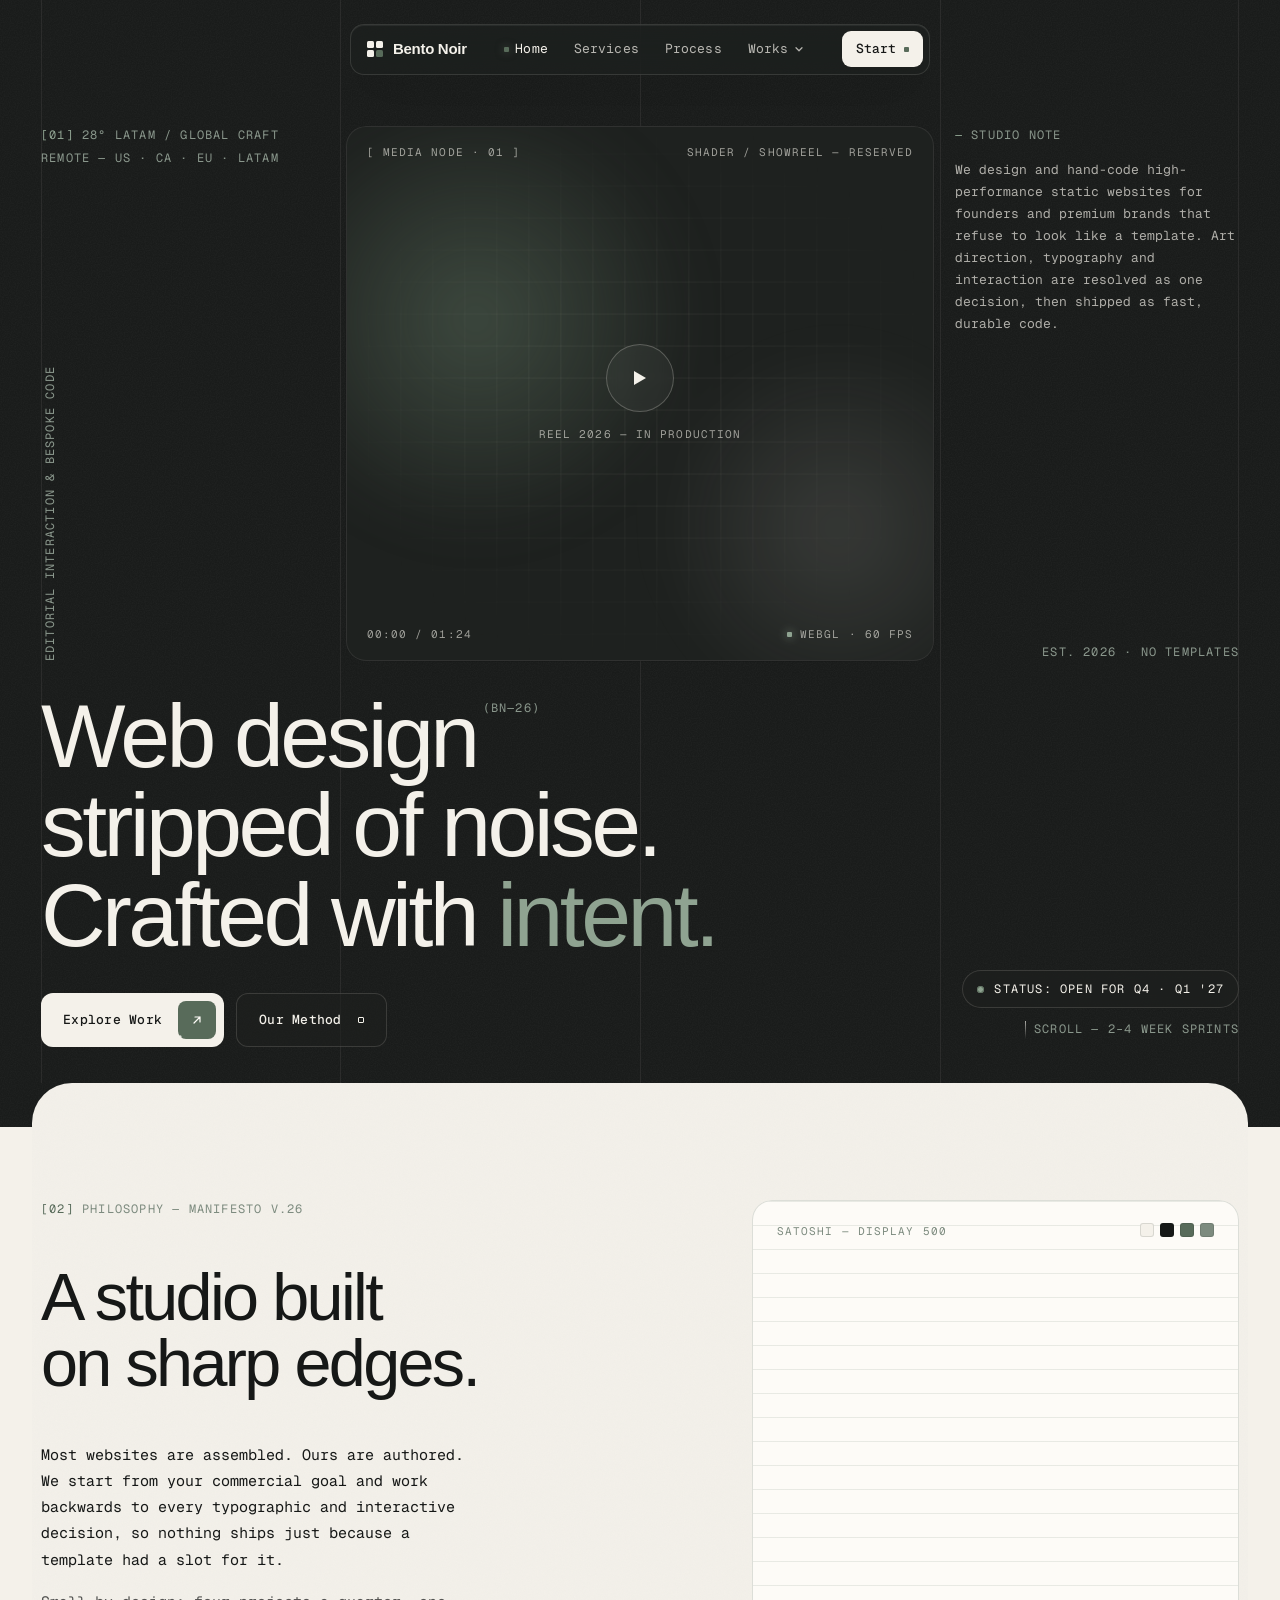
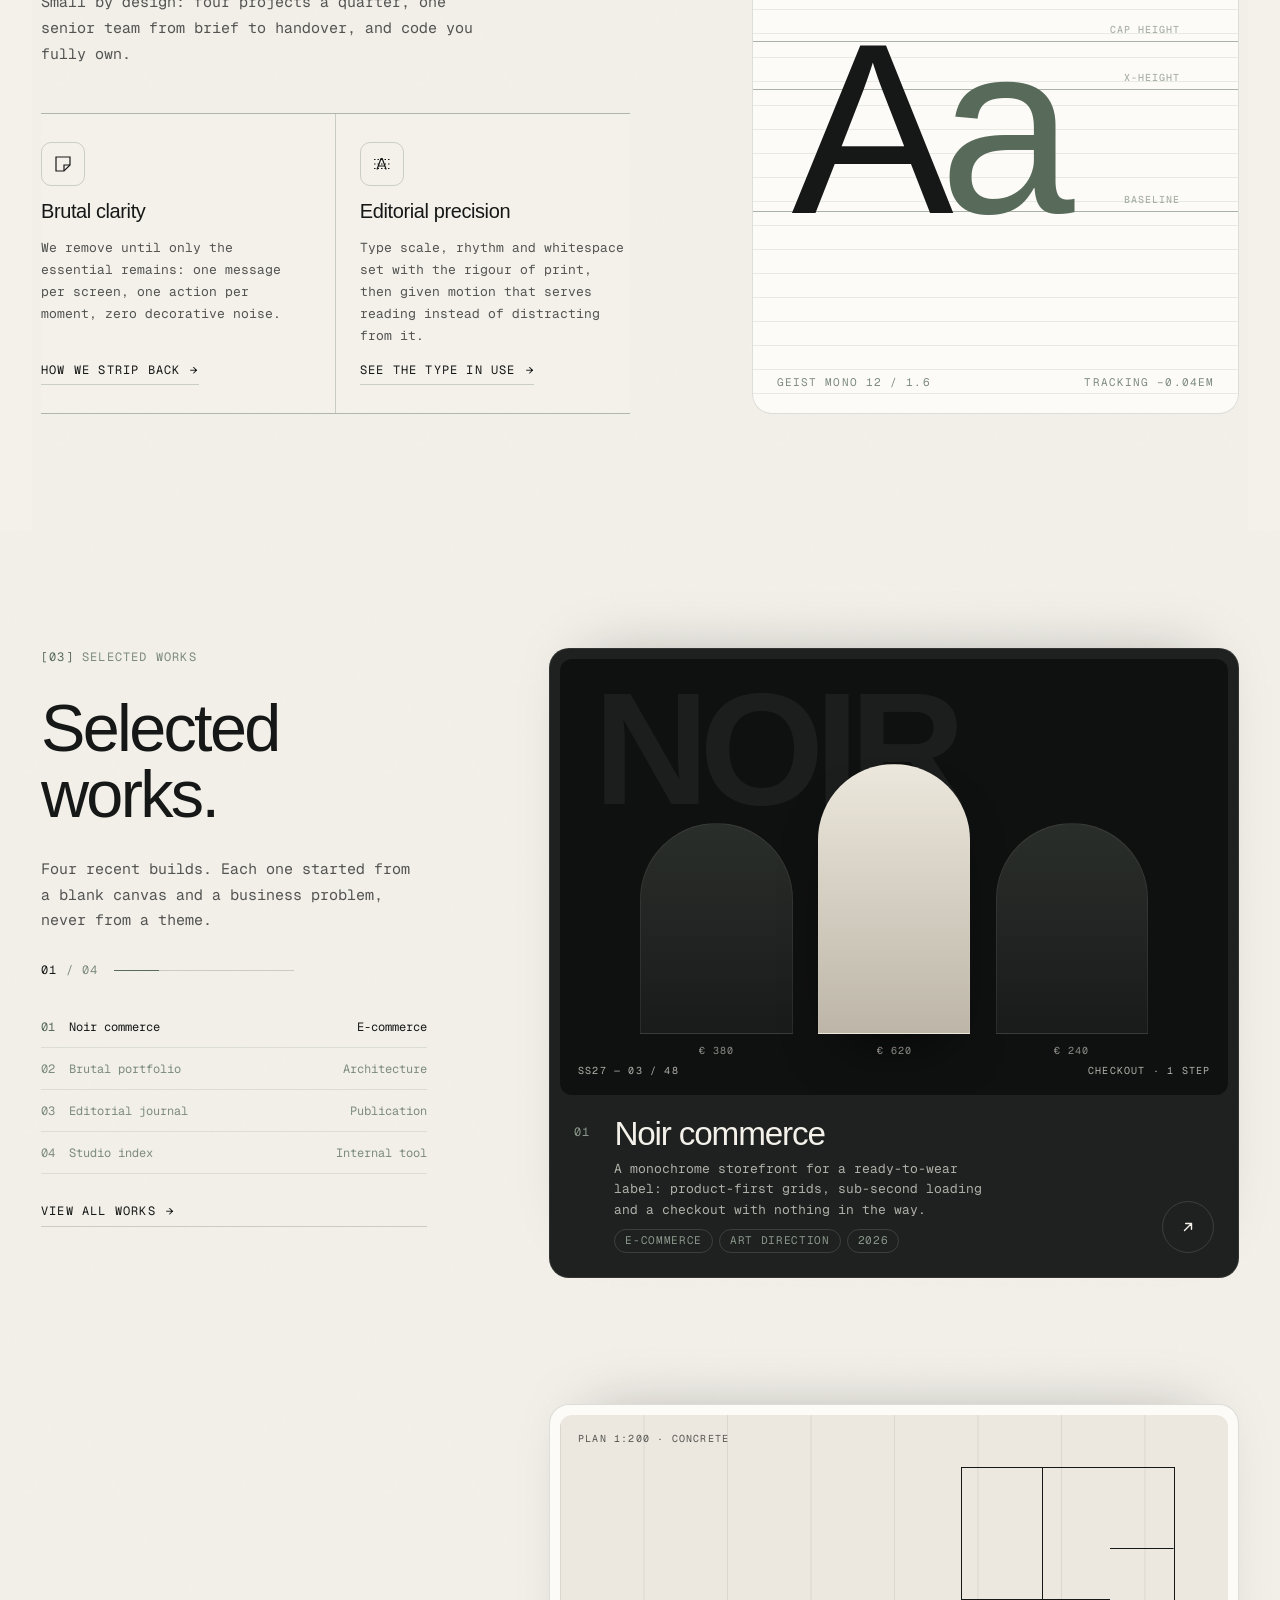
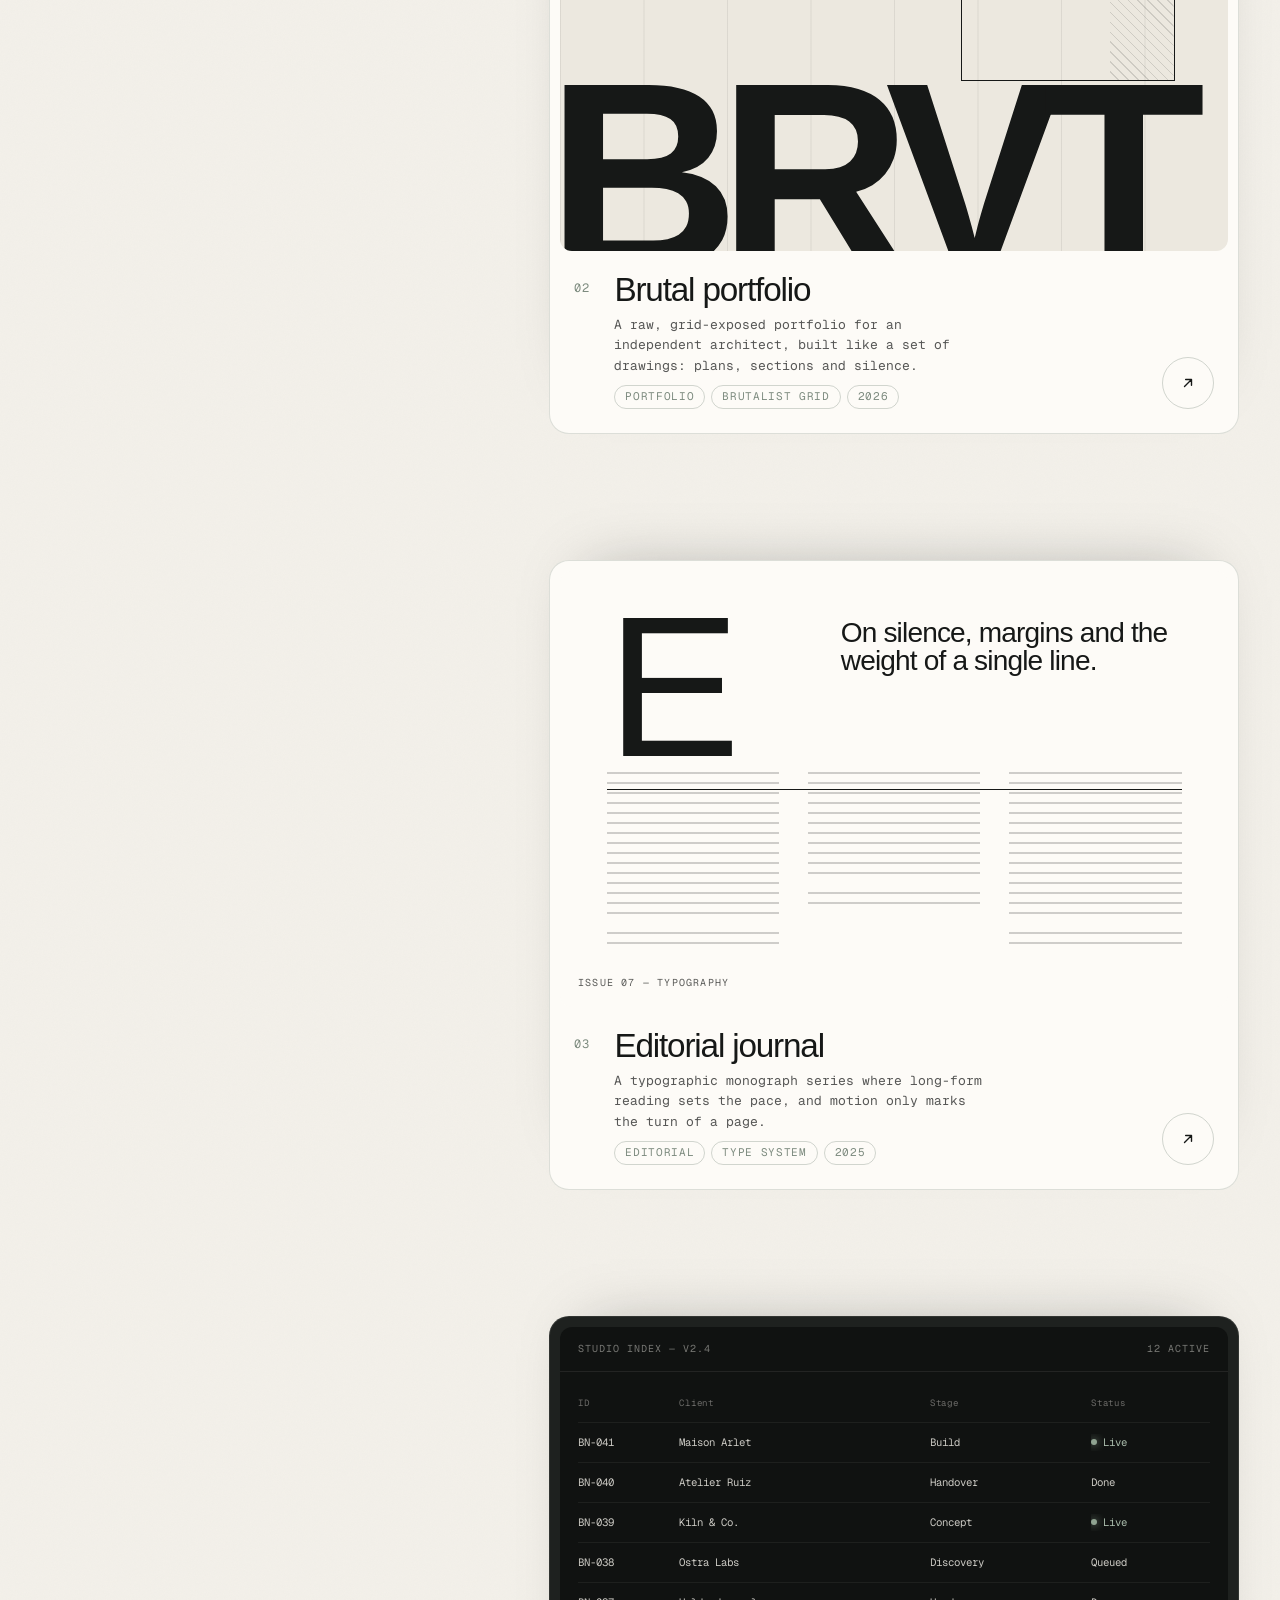
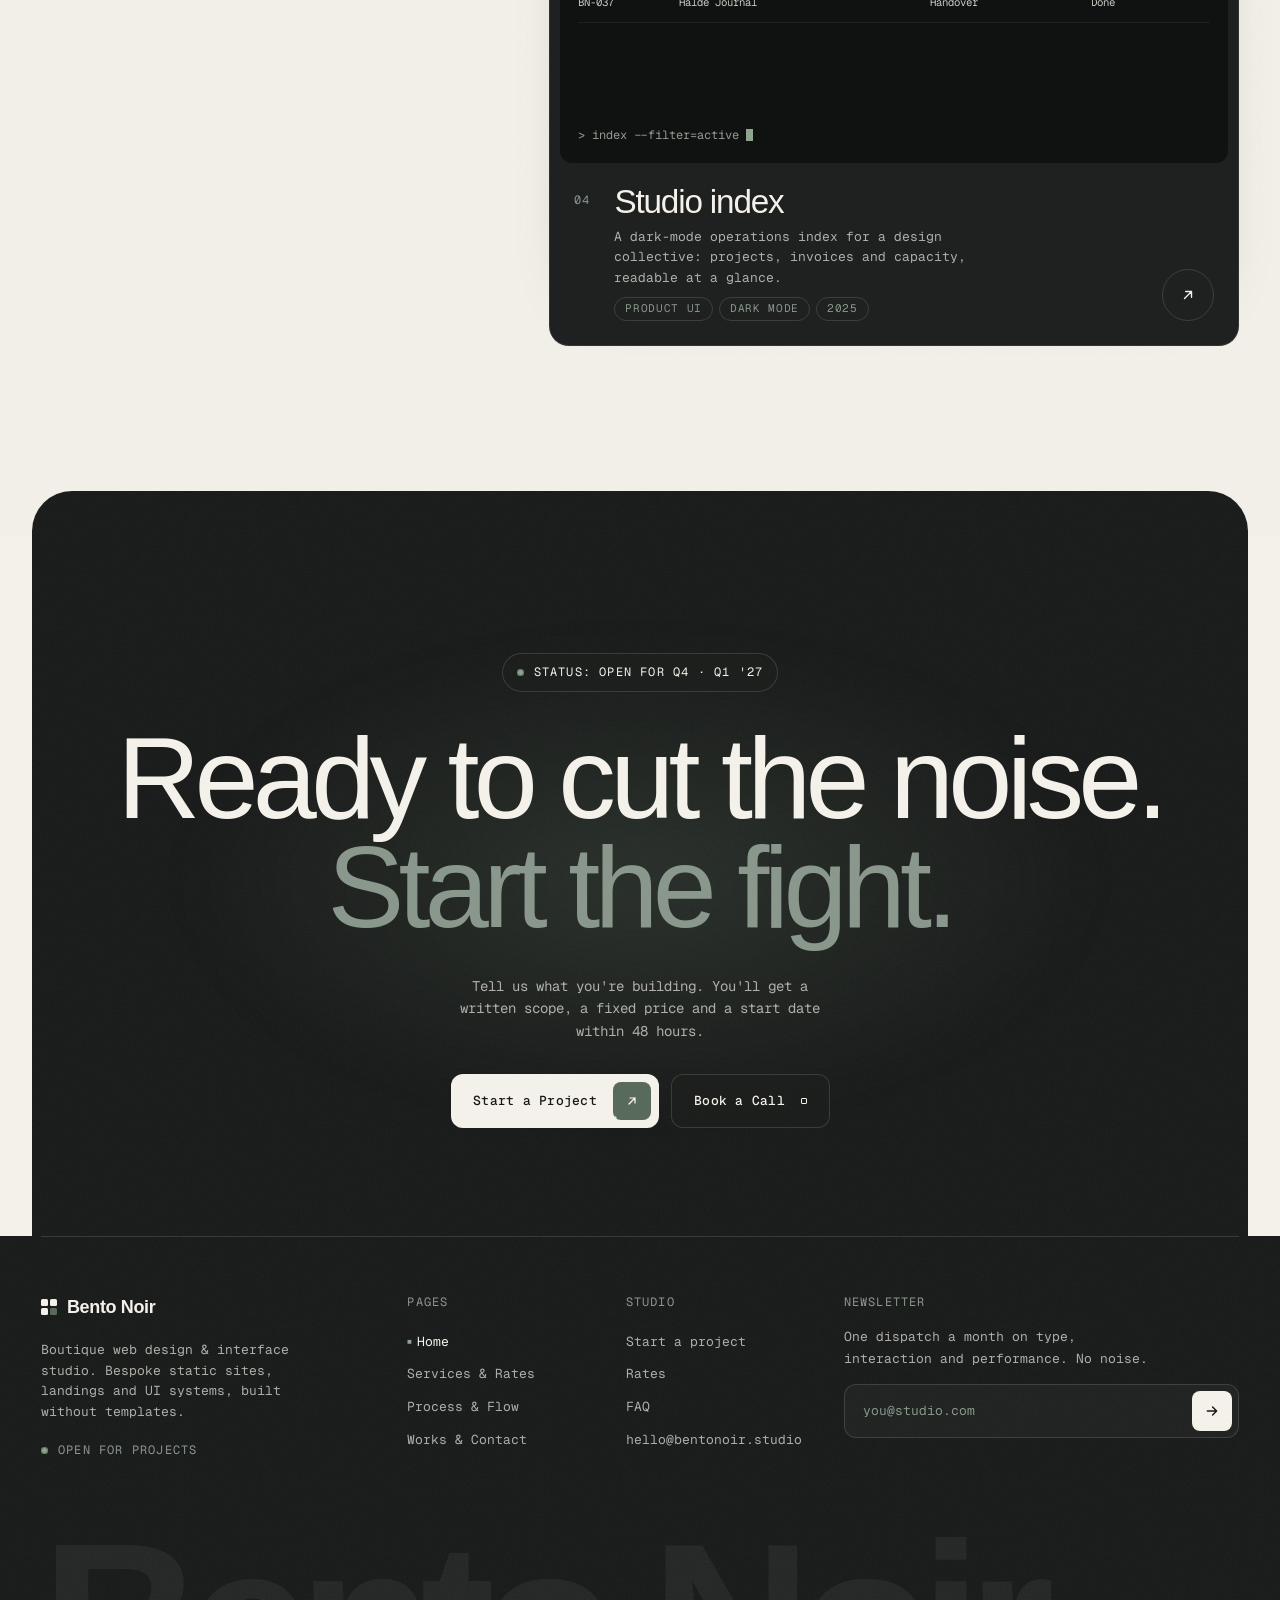
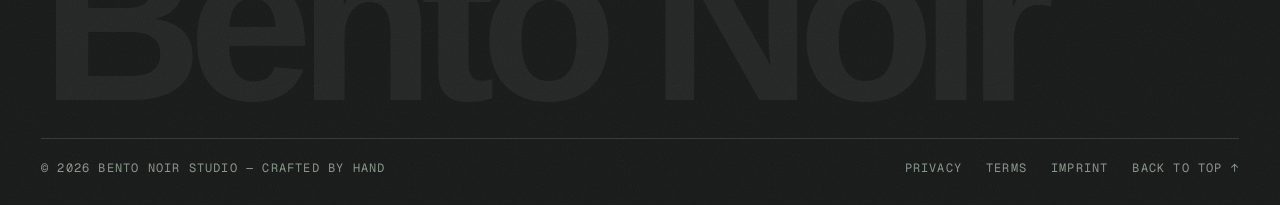
<file: index.html>
<!doctype html>
<html lang="en" class="no-js">
<head>
  <meta charset="utf-8">
  <meta name="viewport" content="width=device-width, initial-scale=1">
  <title>Bento Noir — Bespoke Web Design Studio</title>
  <meta name="description" content="Bento Noir is a boutique web design studio crafting high-performance static websites, landings and UI systems. No templates.">
  <meta name="theme-color" content="#161817">

  <link rel="preconnect" href="https://api.fontshare.com" crossorigin>
  <link rel="preconnect" href="https://fonts.googleapis.com">
  <link rel="preconnect" href="https://fonts.gstatic.com" crossorigin>
  <link rel="stylesheet" href="https://api.fontshare.com/v2/css?f[]=satoshi@400,500,700&display=swap">
  <link rel="stylesheet" href="https://fonts.googleapis.com/css2?family=Geist+Mono:wght@400;500&display=swap">
  <link rel="stylesheet" href="styles.css">

  <script>document.documentElement.classList.replace('no-js', 'js');</script>
  <script src="main.js" defer></script>
  <script src="home.js" defer></script>
</head>

<body id="top">
  <a class="skip-link" href="#main">Skip to content</a>
  <canvas id="canvas-cursor" aria-hidden="true"></canvas>

  <!-- ===================== HEADER (shared) ===================== -->
  <header class="site-header">
    <nav class="nav" data-glow data-tone="dark" aria-label="Primary">
      <a class="nav__brand" href="index.html" aria-label="Bento Noir — home">
        <span class="brand-mark" aria-hidden="true"><i></i><i></i><i></i><i></i></span>
        <span>Bento Noir</span>
      </a>

      <ul class="nav__links" id="nav-links">
        <li><a href="index.html" aria-current="page">Home</a></li>
        <li><a href="services.html">Services</a></li>
        <li><a href="process.html">Process</a></li>
        <li class="has-dropdown">
          <button class="nav__trigger" type="button" aria-expanded="false" aria-controls="works-menu">
            Works
            <svg class="chevron" width="10" height="10" viewBox="0 0 10 10" fill="none" aria-hidden="true"><path d="M2 3.75L5 6.75L8 3.75" stroke="currentColor" stroke-width="1.2" stroke-linecap="round" stroke-linejoin="round"/></svg>
          </button>
          <div class="dropdown" id="works-menu">
            <ul>
              <li><a href="works.html#noir-commerce"><span class="d-idx">01</span><span class="d-name">Noir commerce</span><span class="d-meta">E-commerce</span></a></li>
              <li><a href="works.html#brutal-portfolio"><span class="d-idx">02</span><span class="d-name">Brutal portfolio</span><span class="d-meta">Architecture</span></a></li>
              <li><a href="works.html#editorial-journal"><span class="d-idx">03</span><span class="d-name">Editorial journal</span><span class="d-meta">Publication</span></a></li>
              <li><a href="works.html#studio-index"><span class="d-idx">04</span><span class="d-name">Studio index</span><span class="d-meta">Internal tool</span></a></li>
            </ul>
            <a class="dropdown__all" href="works.html"><span>View all works</span><span aria-hidden="true">→</span></a>
          </div>
        </li>
      </ul>

      <a class="nav__cta" href="works.html#start" data-magnetic="0.22">Start</a>
      <button class="nav__toggle" type="button" aria-expanded="false" aria-controls="nav-links" aria-label="Open menu"><span></span><span></span></button>
    </nav>
  </header>

  <main id="main">

    <!-- ===================== 01 · HERO (dark) ===================== -->
    <section class="section hero" data-theme="dark" aria-labelledby="hero-title">
      <div class="wrap">
        <div class="guides" aria-hidden="true"><span></span><span></span><span></span><span></span></div>

        <div class="hero__grid">
          <div class="hero__index" data-reveal style="--d: 500ms">
            <p class="tag"><span class="idx">[01]</span> 28° LATAM / Global craft</p>
            <p class="tag">Remote — US · CA · EU · LATAM</p>
          </div>

          <figure class="hero__media" data-glow data-reveal="expand" style="--d: 150ms">
            <div class="media__stage" data-media-slot>
              <!-- Future: mount a <canvas> shader or <video> showreel here -->
              <div class="media__glow"></div>
              <div class="media__grid"></div>
              <div class="media__spot"></div>
            </div>
            <span class="media__label media__label--tl">[ Media node · 01 ]</span>
            <span class="media__label media__label--tr">Shader / Showreel — reserved</span>
            <div class="media__center">
              <button class="media__play" type="button" aria-label="Play showreel (coming soon)">
                <svg width="14" height="16" viewBox="0 0 14 16" fill="none" aria-hidden="true"><path d="M13 8L1 15V1L13 8Z" fill="currentColor"/></svg>
              </button>
              <span class="media__caption">Reel 2026 — in production</span>
            </div>
            <span class="media__label media__label--bl">00:00 / 01:24</span>
            <span class="media__label media__label--br">WebGL · 60 FPS</span>
            <figcaption class="visually-hidden">Reserved space for the studio showreel and interactive shader.</figcaption>
          </figure>

          <div class="hero__intro" data-reveal style="--d: 650ms">
            <p class="tag"><span class="idx">—</span> Studio note</p>
            <p>We design and hand-code high-performance static websites for founders and premium brands that refuse to look like a template. Art direction, typography and interaction are resolved as one decision, then shipped as fast, durable code.</p>
          </div>

          <div class="hero__vertical" data-reveal style="--d: 800ms">
            <span class="tag">Editorial interaction &amp; bespoke code</span>
          </div>

          <div class="hero__est" data-reveal style="--d: 850ms">
            <p class="tag">Est. 2026 · No templates</p>
          </div>

          <div class="hero__foot">
            <div class="hero__headline">
              <h1 class="display hero__title" id="hero-title" data-lines style="--d: 260ms">
                <span class="line"><span class="line__inner" style="--i:0">Web design<sup aria-hidden="true">(BN—26)</sup></span></span>
                <span class="line"><span class="line__inner" style="--i:1">stripped of noise.</span></span>
                <span class="line"><span class="line__inner" style="--i:2">Crafted with <span class="accent">intent.</span></span></span>
              </h1>

              <div class="hero__actions" data-reveal style="--d: 700ms">
                <a class="btn btn--solid" href="works.html" data-magnetic="0.3">
                  <span class="btn__label">Explore Work</span>
                  <span class="btn__icon" aria-hidden="true">
                    <svg width="12" height="12" viewBox="0 0 12 12" fill="none"><path d="M3 9L9 3M9 3H4M9 3V8" stroke="currentColor" stroke-width="1.2" stroke-linecap="round" stroke-linejoin="round"/></svg>
                    <svg width="12" height="12" viewBox="0 0 12 12" fill="none"><path d="M3 9L9 3M9 3H4M9 3V8" stroke="currentColor" stroke-width="1.2" stroke-linecap="round" stroke-linejoin="round"/></svg>
                  </span>
                </a>
                <a class="btn btn--ghost" href="process.html" data-magnetic="0.3">
                  <span class="btn__label">Our Method</span>
                  <span class="btn__dot" aria-hidden="true"></span>
                </a>
              </div>
            </div>

            <div class="hero__status" data-reveal style="--d: 950ms">
              <span class="status-chip tag">
                <span class="status-dot" data-live aria-hidden="true"></span>
                <span data-studio="status">Status: Open for projects</span>
              </span>
              <span class="tag hero__scroll"><i aria-hidden="true"></i> Scroll — 2–4 week sprints</span>
            </div>
          </div>
        </div>
      </div>
    </section>

    <!-- ===================== 02 · PHILOSOPHY (light sheet) ===================== -->
    <section class="section section--sheet philosophy" id="philosophy" aria-labelledby="philo-title">
      <div class="wrap philosophy__grid">
        <div class="philosophy__copy">
          <p class="tag" data-reveal><span class="idx">[02]</span> Philosophy — Manifesto v.26</p>

          <h2 class="h2" id="philo-title" data-lines>
            <span class="line"><span class="line__inner" style="--i:0">A studio built</span></span>
            <span class="line"><span class="line__inner" style="--i:1">on sharp edges.</span></span>
          </h2>

          <div class="philosophy__manifesto" data-reveal style="--d: 150ms">
            <p>Most websites are assembled. Ours are authored. We start from your commercial goal and work backwards to every typographic and interactive decision, so nothing ships just because a template had a slot for it.</p>
            <p>Small by design: four projects a quarter, one senior team from brief to handover, and code you fully own.</p>
          </div>

          <div class="pillars" data-reveal style="--d: 250ms">
            <article class="pillar">
              <span class="pillar__icon" aria-hidden="true">
                <svg width="20" height="20" viewBox="0 0 20 20" fill="none"><path d="M3 3h14v8l-6 6H3V3Z" stroke="currentColor" stroke-width="1.2"/><path d="M11 17v-6h6" stroke="currentColor" stroke-width="1.2"/></svg>
              </span>
              <h3 class="h4">Brutal clarity</h3>
              <p class="pillar__text">We remove until only the essential remains: one message per screen, one action per moment, zero decorative noise.</p>
              <a class="link-arrow" href="process.html#method">How we strip back <span aria-hidden="true">→</span></a>
            </article>
            <article class="pillar">
              <span class="pillar__icon" aria-hidden="true">
                <svg width="20" height="20" viewBox="0 0 20 20" fill="none"><path d="M2 5.5h16M2 10h16M2 14.5h16" stroke="currentColor" stroke-width="1.2" stroke-dasharray="1.5 2"/><path d="M5 15.5 9 4.5h1.2l4 11M6.4 12h6.4" stroke="currentColor" stroke-width="1.2"/></svg>
              </span>
              <h3 class="h4">Editorial precision</h3>
              <p class="pillar__text">Type scale, rhythm and whitespace set with the rigour of print, then given motion that serves reading instead of distracting from it.</p>
              <a class="link-arrow" href="works.html#gallery">See the type in use <span aria-hidden="true">→</span></a>
            </article>
          </div>
        </div>

        <figure class="philosophy__visual" data-reveal="expand" data-media-slot aria-label="Type specimen: Satoshi display set against the studio baseline grid">
          <div class="specimen">
            <div class="specimen__baselines"></div>
            <div class="specimen__meta specimen__meta--top">
              <span>Satoshi — Display 500</span>
              <span class="specimen__swatches" aria-hidden="true">
                <i style="background:#F4F1EA"></i><i style="background:#161817"></i><i style="background:#586B5A"></i><i style="background:#7D8B7F"></i>
              </span>
            </div>
            <div class="specimen__glyph" aria-hidden="true">
              <span>A<em>a</em></span>
              <i class="specimen__guide specimen__guide--cap"><span>Cap height</span></i>
              <i class="specimen__guide specimen__guide--x"><span>x-height</span></i>
              <i class="specimen__guide specimen__guide--base"><span>Baseline</span></i>
            </div>
            <div class="specimen__meta specimen__meta--bottom">
              <span>Geist Mono 12 / 1.6</span>
              <span>Tracking −0.04em</span>
            </div>
          </div>
        </figure>
      </div>
    </section>

    <!-- ===================== 03 · SELECTED WORKS (pinned stack) ===================== -->
    <section class="section works-home" id="selected-works" aria-labelledby="works-title">
      <div class="wrap works-home__grid">
        <aside class="works-home__aside">
          <p class="tag" data-reveal><span class="idx">[03]</span> Selected works</p>
          <h2 class="h2" id="works-title" data-lines>
            <span class="line"><span class="line__inner" style="--i:0">Selected</span></span>
            <span class="line"><span class="line__inner" style="--i:1">works.</span></span>
          </h2>
          <p class="lede" data-reveal style="--d: 120ms">Four recent builds. Each one started from a blank canvas and a business problem, never from a theme.</p>

          <div class="works-counter" data-reveal style="--d: 200ms" aria-hidden="true">
            <span><span class="works-counter__now" data-works-now>01</span> / 04</span>
            <span class="works-counter__bar"><i></i></span>
          </div>

          <ol class="works-list" data-reveal style="--d: 260ms">
            <li class="is-active" data-works-item><span><span class="works-list__n">01</span>&nbsp;&nbsp;Noir commerce</span><span>E-commerce</span></li>
            <li data-works-item><span><span class="works-list__n">02</span>&nbsp;&nbsp;Brutal portfolio</span><span>Architecture</span></li>
            <li data-works-item><span><span class="works-list__n">03</span>&nbsp;&nbsp;Editorial journal</span><span>Publication</span></li>
            <li data-works-item><span><span class="works-list__n">04</span>&nbsp;&nbsp;Studio index</span><span>Internal tool</span></li>
          </ol>

          <a class="link-arrow" href="works.html" data-reveal style="--d: 320ms">View all works <span aria-hidden="true">→</span></a>
        </aside>

        <div class="works-stack">
          <!-- 01 -->
          <article class="stack-card" style="--i:0" data-stack-card>
            <div class="stack-card__inner is-inverse">
              <div class="stack-card__visual" data-media-slot>
                <div class="art art--noir" aria-hidden="true">
                  <span class="art__word">NOIR</span>
                  <div class="art__products"><i data-price="€ 380"></i><i data-price="€ 620"></i><i data-price="€ 240"></i></div>
                  <span class="art__meta">SS27 — 03 / 48</span>
                  <span class="art__meta art__meta--r">Checkout · 1 step</span>
                </div>
              </div>
              <div class="stack-card__body">
                <span class="stack-card__n">01</span>
                <h3 class="stack-card__title">Noir commerce</h3>
                <p class="stack-card__desc">A monochrome storefront for a ready-to-wear label: product-first grids, sub-second loading and a checkout with nothing in the way.</p>
                <div class="stack-card__tags"><span class="pill-tag">E-commerce</span><span class="pill-tag">Art direction</span><span class="pill-tag">2026</span></div>
                <a class="round-link stack-card__link" href="works.html#noir-commerce" aria-label="Open the Noir commerce case study">
                  <svg width="14" height="14" viewBox="0 0 12 12" fill="none" aria-hidden="true"><path d="M3 9L9 3M9 3H4M9 3V8" stroke="currentColor" stroke-width="1.2" stroke-linecap="round" stroke-linejoin="round"/></svg>
                </a>
              </div>
            </div>
          </article>

          <!-- 02 -->
          <article class="stack-card" style="--i:1" data-stack-card>
            <div class="stack-card__inner">
              <div class="stack-card__visual" data-media-slot>
                <div class="art art--brutal" aria-hidden="true">
                  <span class="art__grid"></span>
                  <span class="art__plan"></span>
                  <span class="art__word">BRVT</span>
                  <span class="art__meta">Plan 1:200 · Concrete</span>
                </div>
              </div>
              <div class="stack-card__body">
                <span class="stack-card__n">02</span>
                <h3 class="stack-card__title">Brutal portfolio</h3>
                <p class="stack-card__desc">A raw, grid-exposed portfolio for an independent architect, built like a set of drawings: plans, sections and silence.</p>
                <div class="stack-card__tags"><span class="pill-tag">Portfolio</span><span class="pill-tag">Brutalist grid</span><span class="pill-tag">2026</span></div>
                <a class="round-link stack-card__link" href="works.html#brutal-portfolio" aria-label="Open the Brutal portfolio case study">
                  <svg width="14" height="14" viewBox="0 0 12 12" fill="none" aria-hidden="true"><path d="M3 9L9 3M9 3H4M9 3V8" stroke="currentColor" stroke-width="1.2" stroke-linecap="round" stroke-linejoin="round"/></svg>
                </a>
              </div>
            </div>
          </article>

          <!-- 03 -->
          <article class="stack-card" style="--i:2" data-stack-card>
            <div class="stack-card__inner">
              <div class="stack-card__visual" data-media-slot>
                <div class="art art--editorial" aria-hidden="true">
                  <span class="art__cap">E</span>
                  <span class="art__head">On silence, margins and the weight of a single line.</span>
                  <span class="art__rule"></span>
                  <div class="art__cols"><i></i><i></i><i></i></div>
                  <span class="art__meta">Issue 07 — Typography</span>
                </div>
              </div>
              <div class="stack-card__body">
                <span class="stack-card__n">03</span>
                <h3 class="stack-card__title">Editorial journal</h3>
                <p class="stack-card__desc">A typographic monograph series where long-form reading sets the pace, and motion only marks the turn of a page.</p>
                <div class="stack-card__tags"><span class="pill-tag">Editorial</span><span class="pill-tag">Type system</span><span class="pill-tag">2025</span></div>
                <a class="round-link stack-card__link" href="works.html#editorial-journal" aria-label="Open the Editorial journal case study">
                  <svg width="14" height="14" viewBox="0 0 12 12" fill="none" aria-hidden="true"><path d="M3 9L9 3M9 3H4M9 3V8" stroke="currentColor" stroke-width="1.2" stroke-linecap="round" stroke-linejoin="round"/></svg>
                </a>
              </div>
            </div>
          </article>

          <!-- 04 -->
          <article class="stack-card" style="--i:3" data-stack-card>
            <div class="stack-card__inner is-inverse">
              <div class="stack-card__visual" data-media-slot>
                <div class="art art--index" aria-hidden="true">
                  <div class="art__bar"><span>Studio index — v2.4</span><span>12 active</span></div>
                  <div class="art__rows">
                    <span><b>ID</b><b>Client</b><b>Stage</b><b>Status</b></span>
                    <span><b>BN-041</b><b>Maison Arlet</b><b>Build</b><b class="live">Live</b></span>
                    <span><b>BN-040</b><b>Atelier Ruiz</b><b>Handover</b><b>Done</b></span>
                    <span><b>BN-039</b><b>Kiln &amp; Co.</b><b>Concept</b><b class="live">Live</b></span>
                    <span><b>BN-038</b><b>Ostra Labs</b><b>Discovery</b><b>Queued</b></span>
                    <span><b>BN-037</b><b>Halde Journal</b><b>Handover</b><b>Done</b></span>
                  </div>
                  <span class="art__prompt">&gt; index --filter=active <span class="cursor"></span></span>
                </div>
              </div>
              <div class="stack-card__body">
                <span class="stack-card__n">04</span>
                <h3 class="stack-card__title">Studio index</h3>
                <p class="stack-card__desc">A dark-mode operations index for a design collective: projects, invoices and capacity, readable at a glance.</p>
                <div class="stack-card__tags"><span class="pill-tag">Product UI</span><span class="pill-tag">Dark mode</span><span class="pill-tag">2025</span></div>
                <a class="round-link stack-card__link" href="works.html#studio-index" aria-label="Open the Studio index case study">
                  <svg width="14" height="14" viewBox="0 0 12 12" fill="none" aria-hidden="true"><path d="M3 9L9 3M9 3H4M9 3V8" stroke="currentColor" stroke-width="1.2" stroke-linecap="round" stroke-linejoin="round"/></svg>
                </a>
              </div>
            </div>
          </article>
        </div>
      </div>
    </section>

    <!-- ===================== 04 · CLOSING CTA (dark sheet) ===================== -->
    <section class="section section--sheet cta" data-theme="dark" aria-labelledby="cta-title">
      <div class="cta__glow" aria-hidden="true"></div>
      <div class="wrap cta__inner">
        <p class="status-chip tag" data-reveal>
          <span class="status-dot" data-live aria-hidden="true"></span>
          <span data-studio="status">Status: Open for projects</span>
        </p>
        <h2 class="cta__title" id="cta-title" data-lines>
          <span class="line"><span class="line__inner" style="--i:0">Ready to cut the noise.</span></span>
          <span class="line"><span class="line__inner" style="--i:1">Start the fight.</span></span>
        </h2>
        <p class="cta__lede" data-reveal style="--d: 200ms">Tell us what you're building. You'll get a written scope, a fixed price and a start date within 48 hours.</p>
        <div class="cta__actions" data-reveal style="--d: 300ms">
          <a class="btn btn--solid" href="works.html#start" data-magnetic="0.3">
            <span class="btn__label">Start a Project</span>
            <span class="btn__icon" aria-hidden="true">
              <svg width="12" height="12" viewBox="0 0 12 12" fill="none"><path d="M3 9L9 3M9 3H4M9 3V8" stroke="currentColor" stroke-width="1.2" stroke-linecap="round" stroke-linejoin="round"/></svg>
              <svg width="12" height="12" viewBox="0 0 12 12" fill="none"><path d="M3 9L9 3M9 3H4M9 3V8" stroke="currentColor" stroke-width="1.2" stroke-linecap="round" stroke-linejoin="round"/></svg>
            </span>
          </a>
          <a class="btn btn--ghost" href="works.html#start" data-studio="mailto" data-subject="Intro call — Bento Noir" data-magnetic="0.3">
            <span class="btn__label">Book a Call</span>
            <span class="btn__dot" aria-hidden="true"></span>
          </a>
        </div>
      </div>
    </section>
  </main>

  <!-- ===================== FOOTER (shared) ===================== -->
  <footer class="section site-footer" data-theme="dark">
    <div class="wrap">
      <div class="footer__top">
        <div class="footer__brand">
          <a class="nav__brand" href="index.html" aria-label="Bento Noir — home">
            <span class="brand-mark" aria-hidden="true"><i></i><i></i><i></i><i></i></span>
            <span>Bento Noir</span>
          </a>
          <p>Boutique web design &amp; interface studio. Bespoke static sites, landings and UI systems, built without templates.</p>
          <span class="tag" style="display:inline-flex;align-items:center;gap:10px">
            <span class="status-dot" data-live aria-hidden="true"></span>
            <span data-studio="status-short">Open for projects</span>
          </span>
        </div>

        <nav class="footer__col" aria-label="Pages">
          <h3 class="tag">Pages</h3>
          <ul>
            <li><a href="index.html" aria-current="page">Home</a></li>
            <li><a href="services.html">Services &amp; Rates</a></li>
            <li><a href="process.html">Process &amp; Flow</a></li>
            <li><a href="works.html">Works &amp; Contact</a></li>
          </ul>
        </nav>

        <div class="footer__col">
          <h3 class="tag">Studio</h3>
          <ul>
            <li><a href="works.html#start">Start a project</a></li>
            <li><a href="services.html#rates">Rates</a></li>
            <li><a href="works.html#faq">FAQ</a></li>
            <li><a href="#" data-studio="email">hello@bentonoir.studio</a></li>
          </ul>
        </div>

        <form class="newsletter" data-newsletter data-endpoint="" novalidate>
          <h3 class="tag">Newsletter</h3>
          <p class="body-s">One dispatch a month on type, interaction and performance. No noise.</p>
          <div class="newsletter__field">
            <label class="visually-hidden" for="nl-email">Email address</label>
            <input id="nl-email" type="email" name="email" placeholder="you@studio.com" autocomplete="email" required>
            <button type="submit" aria-label="Subscribe">
              <svg width="14" height="14" viewBox="0 0 12 12" fill="none" aria-hidden="true"><path d="M2 6h8M10 6 6.5 2.5M10 6 6.5 9.5" stroke="currentColor" stroke-width="1.2" stroke-linecap="round" stroke-linejoin="round"/></svg>
            </button>
          </div>
          <p class="form-note" role="status" aria-live="polite"></p>
        </form>
      </div>

      <div class="footer__wordmark" aria-hidden="true">Bento Noir</div>

      <div class="footer__legal tag">
        <span>© <span data-year>2026</span> Bento Noir Studio — Crafted by hand</span>
        <ul>
          <!-- TODO: point these at real legal pages -->
          <li><a href="#">Privacy</a></li>
          <li><a href="#">Terms</a></li>
          <li><a href="#">Imprint</a></li>
          <li><a href="#top">Back to top ↑</a></li>
        </ul>
      </div>
    </div>
  </footer>
</body>
</html>
</file>
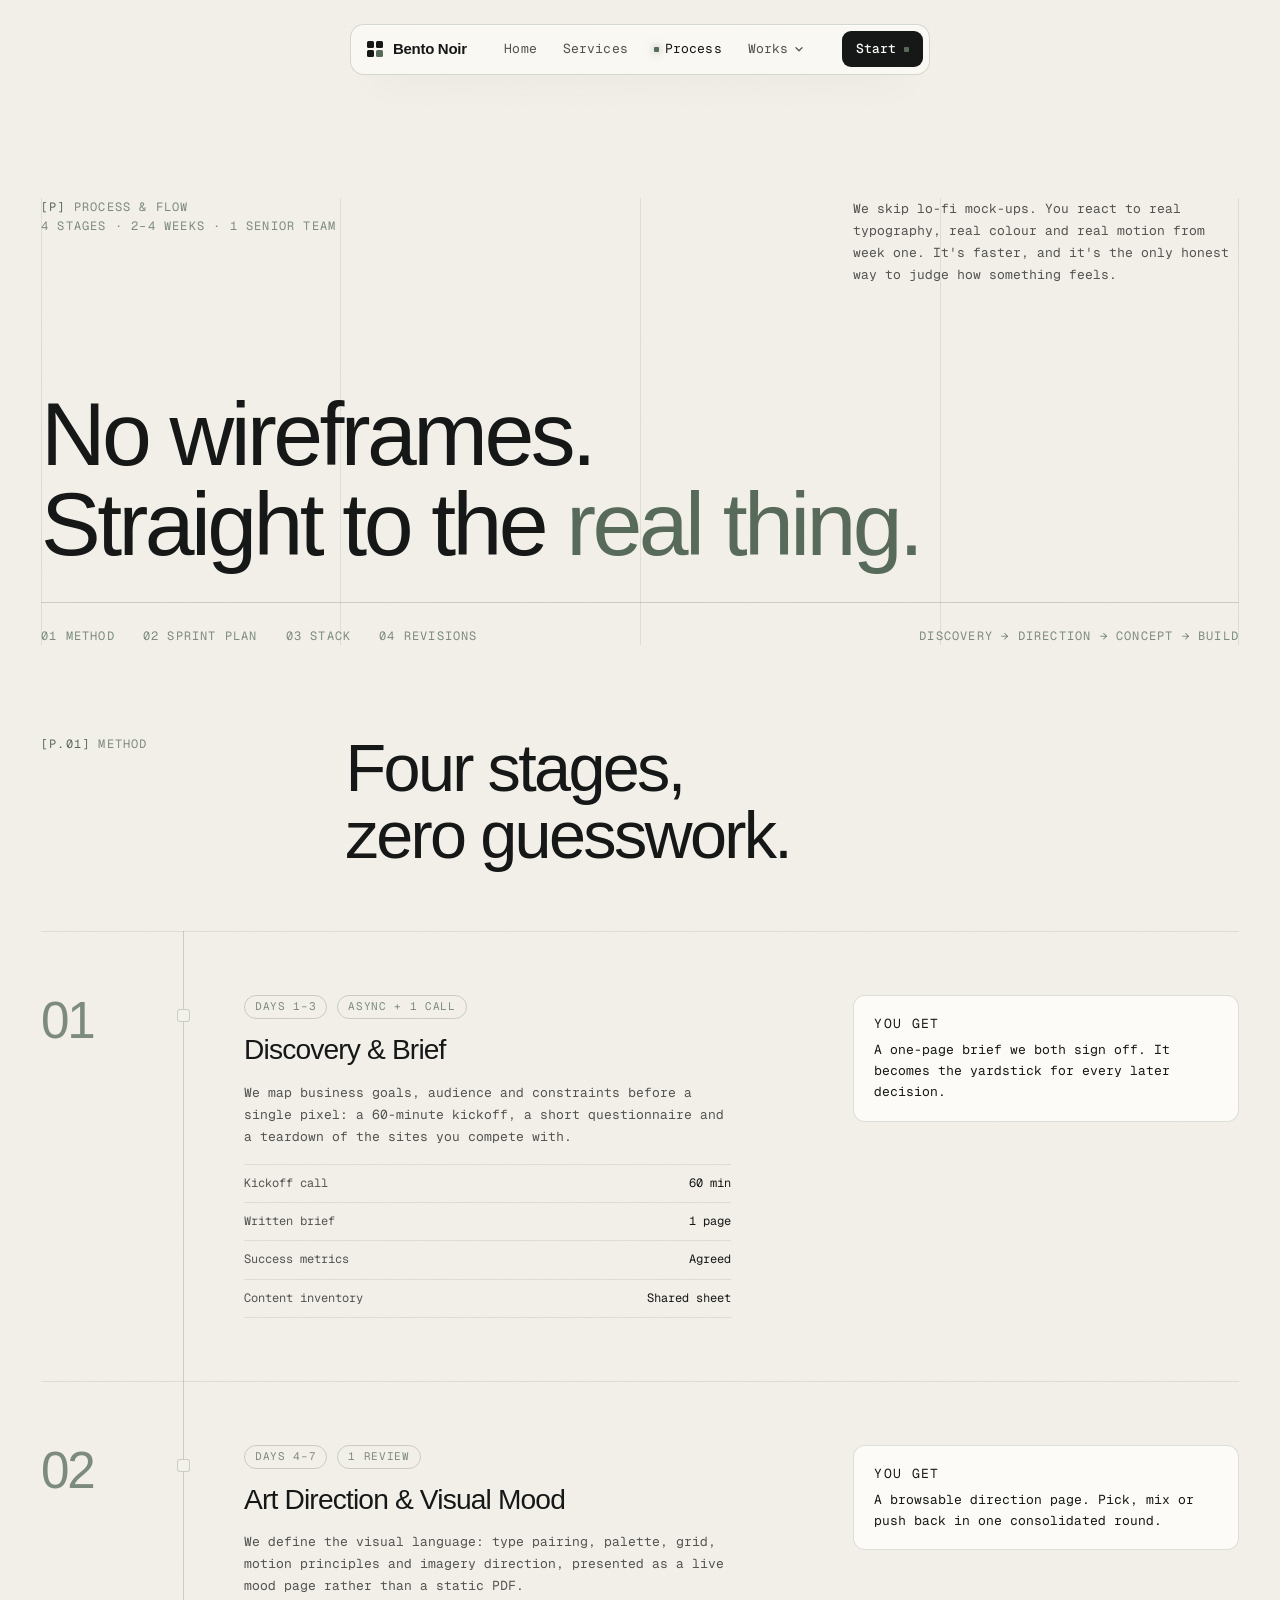
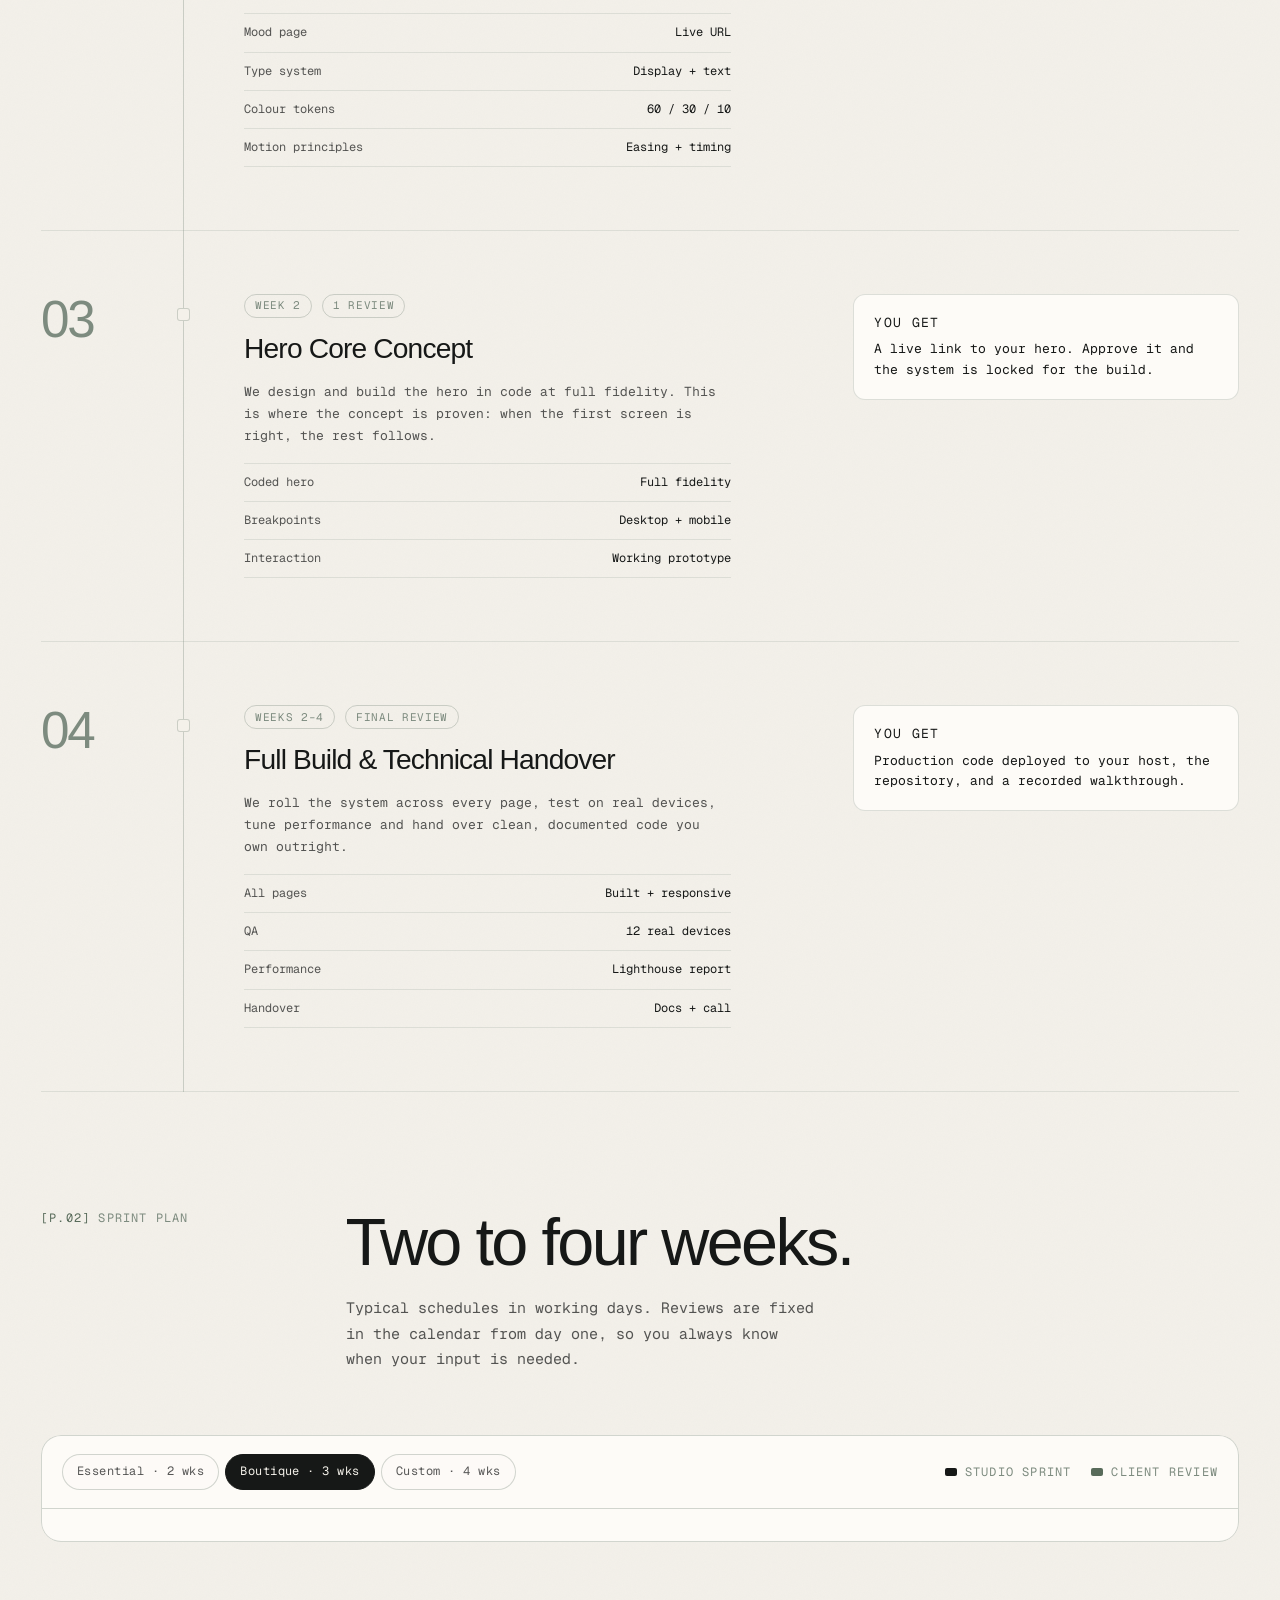
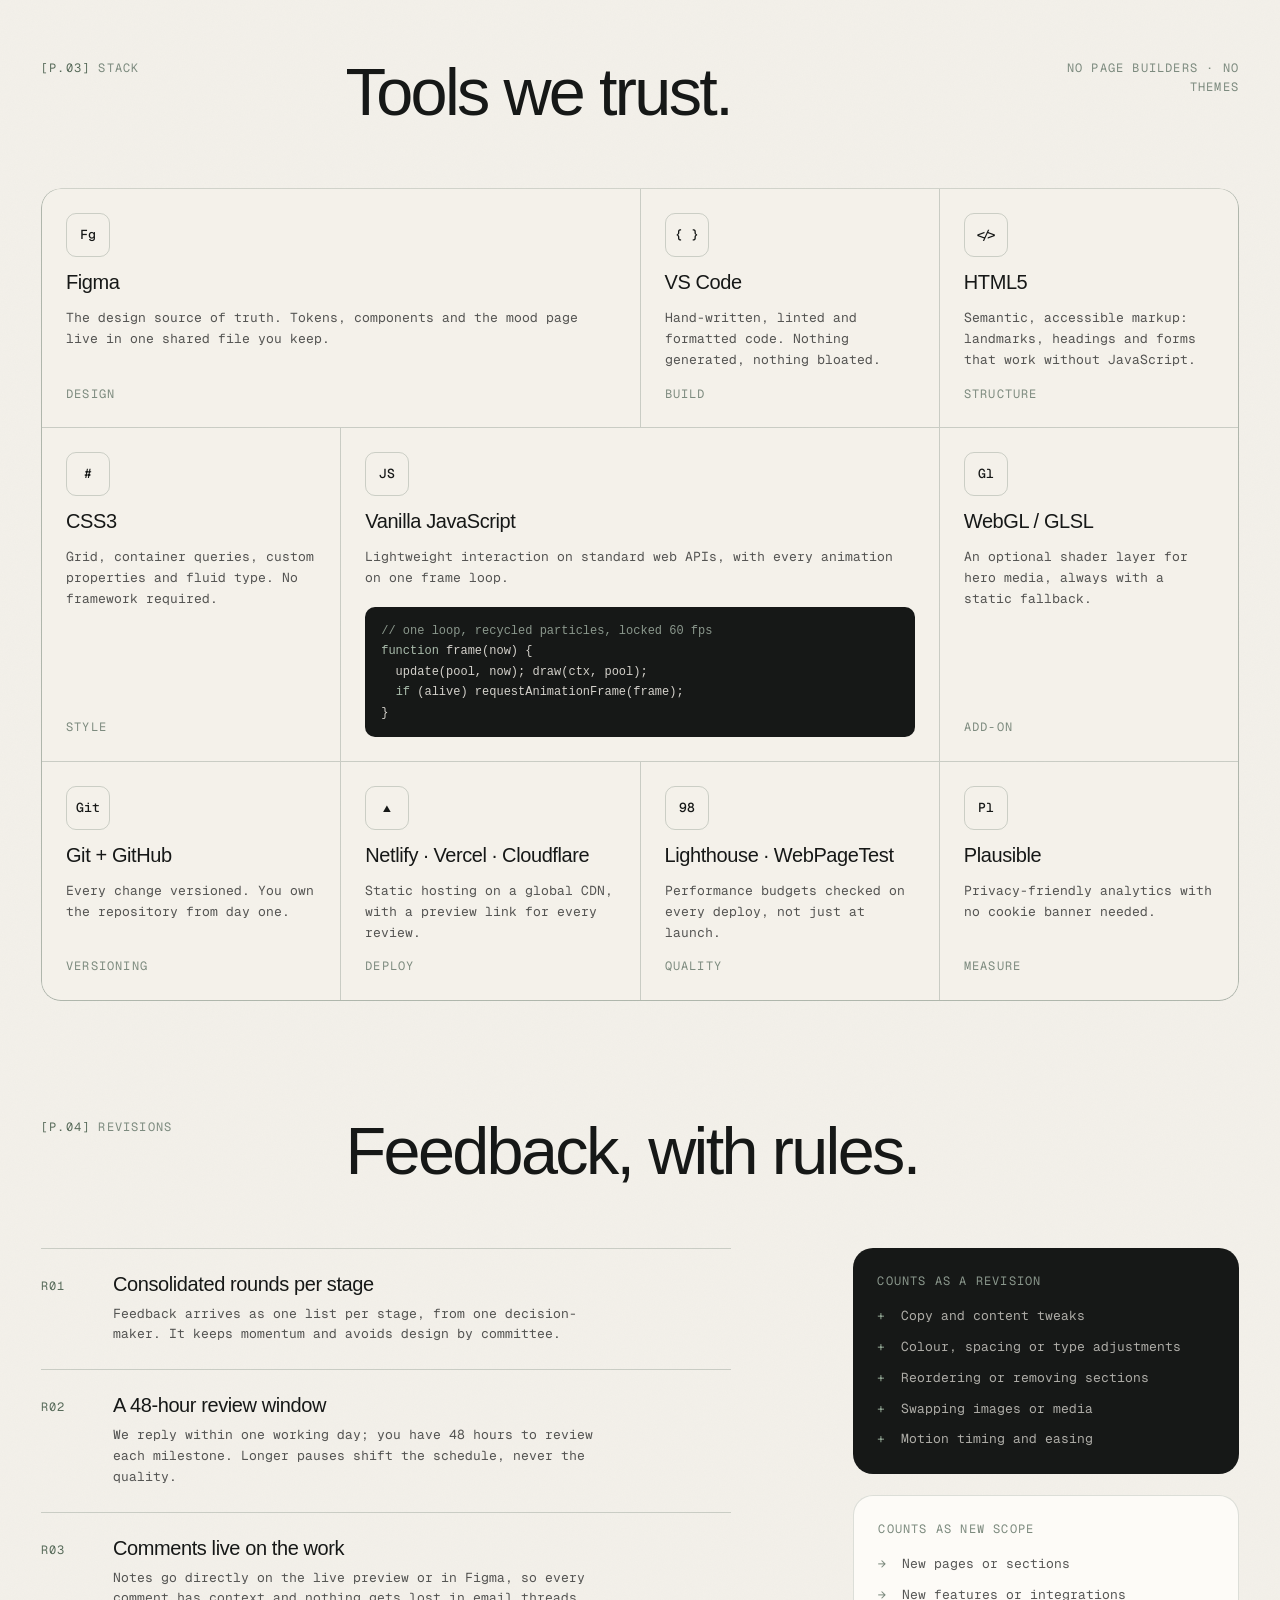
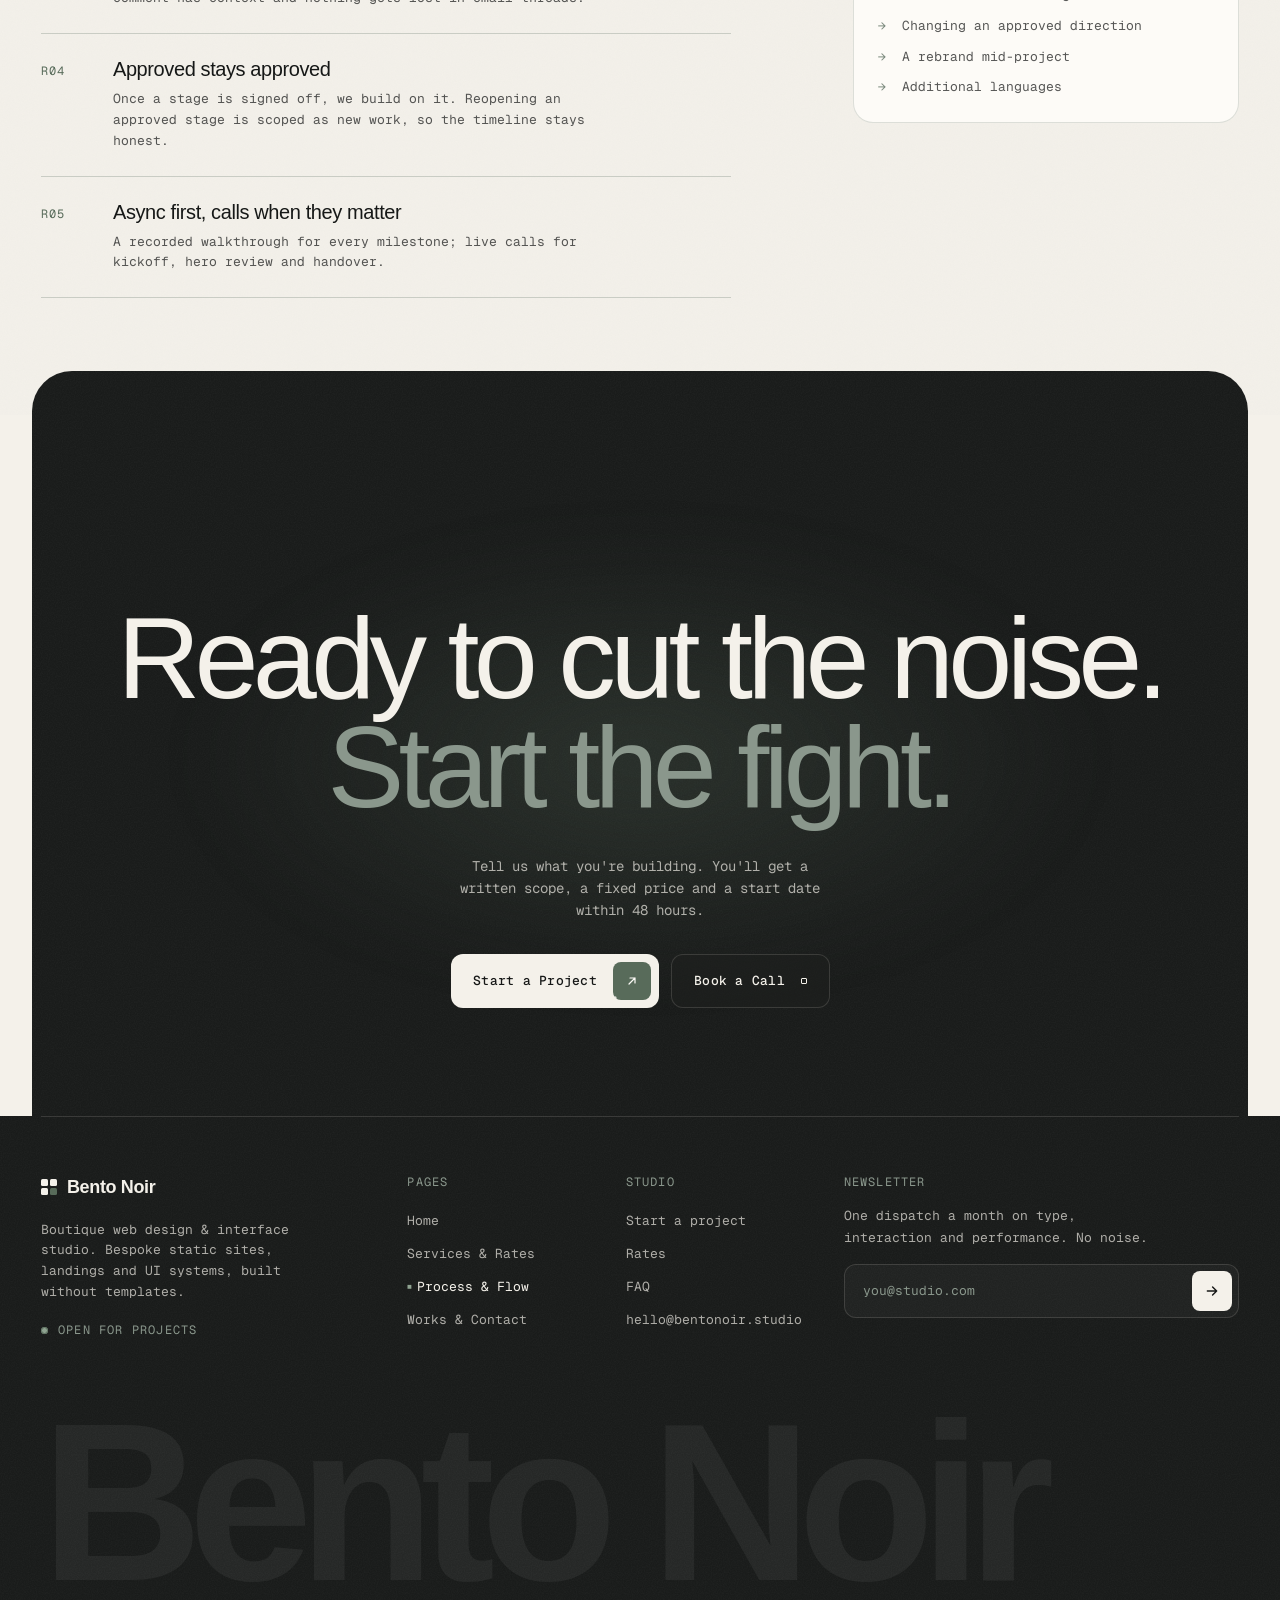
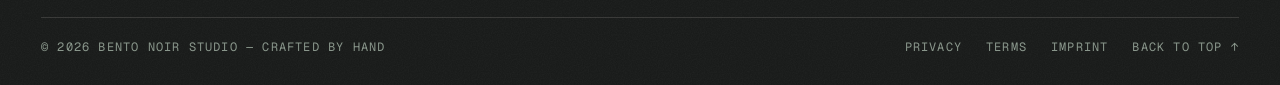
<file: process.html>
<!doctype html>
<html lang="en" class="no-js">
<head>
  <meta charset="utf-8">
  <meta name="viewport" content="width=device-width, initial-scale=1">
  <title>Process &amp; Flow — Bento Noir</title>
  <meta name="description" content="Four stages, no lo-fi wireframes: Discovery, Art Direction, Hero Core Concept and Full Build. Sprint plans, tech stack and revision rules.">
  <meta name="theme-color" content="#F4F1EA">

  <link rel="preconnect" href="https://api.fontshare.com" crossorigin>
  <link rel="preconnect" href="https://fonts.googleapis.com">
  <link rel="preconnect" href="https://fonts.gstatic.com" crossorigin>
  <link rel="stylesheet" href="https://api.fontshare.com/v2/css?f[]=satoshi@400,500,700&display=swap">
  <link rel="stylesheet" href="https://fonts.googleapis.com/css2?family=Geist+Mono:wght@400;500&display=swap">
  <link rel="stylesheet" href="styles.css">

  <script>document.documentElement.classList.replace('no-js', 'js');</script>
<script src="main.js" defer></script>
<script src="home.js" defer></script>
</head>

<body id="top">
  <a class="skip-link" href="#main">Skip to content</a>
  <canvas id="canvas-cursor" aria-hidden="true"></canvas>

  <!-- ===================== HEADER (shared) ===================== -->
  <header class="site-header">
    <nav class="nav" data-glow data-tone="light" aria-label="Primary">
      <a class="nav__brand" href="index.html" aria-label="Bento Noir — home">
        <span class="brand-mark" aria-hidden="true"><i></i><i></i><i></i><i></i></span>
        <span>Bento Noir</span>
      </a>

      <ul class="nav__links" id="nav-links">
        <li><a href="index.html">Home</a></li>
        <li><a href="services.html">Services</a></li>
        <li><a href="process.html" aria-current="page">Process</a></li>
        <li class="has-dropdown">
          <button class="nav__trigger" type="button" aria-expanded="false" aria-controls="works-menu">
            Works
            <svg class="chevron" width="10" height="10" viewBox="0 0 10 10" fill="none" aria-hidden="true"><path d="M2 3.75L5 6.75L8 3.75" stroke="currentColor" stroke-width="1.2" stroke-linecap="round" stroke-linejoin="round"/></svg>
          </button>
          <div class="dropdown" id="works-menu">
            <ul>
              <li><a href="works.html#noir-commerce"><span class="d-idx">01</span><span class="d-name">Noir commerce</span><span class="d-meta">E-commerce</span></a></li>
              <li><a href="works.html#brutal-portfolio"><span class="d-idx">02</span><span class="d-name">Brutal portfolio</span><span class="d-meta">Architecture</span></a></li>
              <li><a href="works.html#editorial-journal"><span class="d-idx">03</span><span class="d-name">Editorial journal</span><span class="d-meta">Publication</span></a></li>
              <li><a href="works.html#studio-index"><span class="d-idx">04</span><span class="d-name">Studio index</span><span class="d-meta">Internal tool</span></a></li>
            </ul>
            <a class="dropdown__all" href="works.html"><span>View all works</span><span aria-hidden="true">→</span></a>
          </div>
        </li>
      </ul>

      <a class="nav__cta" href="works.html#start" data-magnetic="0.22">Start</a>
      <button class="nav__toggle" type="button" aria-expanded="false" aria-controls="nav-links" aria-label="Open menu"><span></span><span></span></button>
    </nav>
  </header>

  <main id="main">

    <!-- ===================== PAGE HERO ===================== -->
    <section class="section page-hero" aria-labelledby="page-title">
      <div class="wrap">
        <div class="guides" aria-hidden="true"><span></span><span></span><span></span><span></span></div>
        <div class="page-hero__grid">
          <div class="page-hero__index" data-reveal style="--d: 300ms">
            <p class="tag"><span class="idx">[P]</span> Process &amp; Flow</p>
            <p class="tag">4 stages · 2–4 weeks · 1 senior team</p>
          </div>
          <div class="page-hero__aside" data-reveal style="--d: 450ms">
            <p class="lede">We skip lo-fi mock-ups. You react to real typography, real colour and real motion from week one. It's faster, and it's the only honest way to judge how something feels.</p>
          </div>
          <h1 class="display page-hero__title" id="page-title" data-lines style="--d: 150ms">
            <span class="line"><span class="line__inner" style="--i:0">No wireframes.</span></span>
            <span class="line"><span class="line__inner" style="--i:1">Straight to the <span class="accent">real thing.</span></span></span>
          </h1>
          <div class="page-hero__meta" data-reveal style="--d: 600ms">
            <ul class="page-hero__meta-list tag">
              <li><a href="#method">01 Method</a></li>
              <li><a href="#sprints">02 Sprint plan</a></li>
              <li><a href="#stack">03 Stack</a></li>
              <li><a href="#revisions">04 Revisions</a></li>
            </ul>
            <span class="tag">Discovery → Direction → Concept → Build</span>
          </div>
        </div>
      </div>
    </section>

    <!-- ===================== 01 · METHOD TIMELINE ===================== -->
    <section class="section" id="method" aria-labelledby="method-title" style="padding-top: 0">
      <div class="wrap">
        <div class="section-head">
          <p class="tag section-head__index" data-reveal><span class="idx">[P.01]</span> Method</p>
          <h2 class="h2 section-head__title" id="method-title" data-lines>
            <span class="line"><span class="line__inner" style="--i:0">Four stages,</span></span>
            <span class="line"><span class="line__inner" style="--i:1">zero guesswork.</span></span>
          </h2>
        </div>

        <div class="timeline" data-timeline>
          <div class="timeline__rail" aria-hidden="true"><i></i></div>
          <ol>

          <li class="step" data-step>
            <span class="step__node" aria-hidden="true"></span>
            <span class="step__n">01</span>
            <div class="step__main" data-reveal>
              <div class="step__when"><span class="pill-tag">Days 1–3</span><span class="pill-tag">Async + 1 call</span></div>
              <h3 class="h3">Discovery &amp; Brief</h3>
              <p class="body-s">We map business goals, audience and constraints before a single pixel: a 60-minute kickoff, a short questionnaire and a teardown of the sites you compete with.</p>
              <ul class="spec-list">
                <li><span>Kickoff call</span><span>60 min</span></li>
                <li><span>Written brief</span><span>1 page</span></li>
                <li><span>Success metrics</span><span>Agreed</span></li>
                <li><span>Content inventory</span><span>Shared sheet</span></li>
              </ul>
            </div>
            <div class="step__side" data-reveal style="--d: 120ms">
              <div class="step__out"><p class="tag">You get</p><p>A one-page brief we both sign off. It becomes the yardstick for every later decision.</p></div>
            </div>
          </li>

          <li class="step" data-step>
            <span class="step__node" aria-hidden="true"></span>
            <span class="step__n">02</span>
            <div class="step__main" data-reveal>
              <div class="step__when"><span class="pill-tag">Days 4–7</span><span class="pill-tag">1 review</span></div>
              <h3 class="h3">Art Direction &amp; Visual Mood</h3>
              <p class="body-s">We define the visual language: type pairing, palette, grid, motion principles and imagery direction, presented as a live mood page rather than a static PDF.</p>
              <ul class="spec-list">
                <li><span>Mood page</span><span>Live URL</span></li>
                <li><span>Type system</span><span>Display + text</span></li>
                <li><span>Colour tokens</span><span>60 / 30 / 10</span></li>
                <li><span>Motion principles</span><span>Easing + timing</span></li>
              </ul>
            </div>
            <div class="step__side" data-reveal style="--d: 120ms">
              <div class="step__out"><p class="tag">You get</p><p>A browsable direction page. Pick, mix or push back in one consolidated round.</p></div>
            </div>
          </li>

          <li class="step" data-step>
            <span class="step__node" aria-hidden="true"></span>
            <span class="step__n">03</span>
            <div class="step__main" data-reveal>
              <div class="step__when"><span class="pill-tag">Week 2</span><span class="pill-tag">1 review</span></div>
              <h3 class="h3">Hero Core Concept</h3>
              <p class="body-s">We design and build the hero in code at full fidelity. This is where the concept is proven: when the first screen is right, the rest follows.</p>
              <ul class="spec-list">
                <li><span>Coded hero</span><span>Full fidelity</span></li>
                <li><span>Breakpoints</span><span>Desktop + mobile</span></li>
                <li><span>Interaction</span><span>Working prototype</span></li>
              </ul>
            </div>
            <div class="step__side" data-reveal style="--d: 120ms">
              <div class="step__out"><p class="tag">You get</p><p>A live link to your hero. Approve it and the system is locked for the build.</p></div>
            </div>
          </li>

          <li class="step" data-step>
            <span class="step__node" aria-hidden="true"></span>
            <span class="step__n">04</span>
            <div class="step__main" data-reveal>
              <div class="step__when"><span class="pill-tag">Weeks 2–4</span><span class="pill-tag">Final review</span></div>
              <h3 class="h3">Full Build &amp; Technical Handover</h3>
              <p class="body-s">We roll the system across every page, test on real devices, tune performance and hand over clean, documented code you own outright.</p>
              <ul class="spec-list">
                <li><span>All pages</span><span>Built + responsive</span></li>
                <li><span>QA</span><span>12 real devices</span></li>
                <li><span>Performance</span><span>Lighthouse report</span></li>
                <li><span>Handover</span><span>Docs + call</span></li>
              </ul>
            </div>
            <div class="step__side" data-reveal style="--d: 120ms">
              <div class="step__out"><p class="tag">You get</p><p>Production code deployed to your host, the repository, and a recorded walkthrough.</p></div>
            </div>
          </li>
          </ol>
        </div>
      </div>
    </section>

    <!-- ===================== 02 · SPRINT PLAN ===================== -->
    <section class="section" id="sprints" aria-labelledby="sprints-title" style="padding-top: 0">
      <div class="wrap">
        <div class="section-head">
          <p class="tag section-head__index" data-reveal><span class="idx">[P.02]</span> Sprint plan</p>
          <div class="section-head__title">
            <h2 class="h2" id="sprints-title" data-lines>
              <span class="line"><span class="line__inner">Two to four weeks.</span></span>
            </h2>
            <p class="lede" data-reveal style="--d:150ms; margin-top: 20px">Typical schedules in working days. Reviews are fixed in the calendar from day one, so you always know when your input is needed.</p>
          </div>
        </div>

        <div class="sprint" data-sprint data-reveal="expand">
          <div class="sprint__bar">
            <div class="sprint__tabs" role="tablist" aria-label="Tier schedule">
              <button class="chip" type="button" role="tab" aria-selected="false" data-plan="essential">Essential · 2 wks</button>
              <button class="chip" type="button" role="tab" aria-selected="true" data-plan="boutique">Boutique · 3 wks</button>
              <button class="chip" type="button" role="tab" aria-selected="false" data-plan="custom">Custom · 4 wks</button>
            </div>
            <div class="sprint__legend tag">
              <span><i aria-hidden="true"></i>Studio sprint</span>
              <span><i class="is-review" aria-hidden="true"></i>Client review</span>
            </div>
          </div>
          <div class="sprint__chart" role="tabpanel" data-sprint-chart aria-live="polite">
            <noscript><p class="body-s">Essential: 2 weeks · Boutique: 3 weeks · Custom: 4+ weeks.</p></noscript>
          </div>
        </div>
      </div>
    </section>

    <!-- ===================== 03 · STACK ===================== -->
    <section class="section" id="stack" aria-labelledby="stack-title" style="padding-top: 0">
      <div class="wrap">
        <div class="section-head">
          <p class="tag section-head__index" data-reveal><span class="idx">[P.03]</span> Stack</p>
          <h2 class="h2 section-head__title" id="stack-title" data-lines>
            <span class="line"><span class="line__inner">Tools we trust.</span></span>
          </h2>
          <p class="tag section-head__meta" data-reveal>No page builders · No themes</p>
        </div>

        <div class="bento stack-grid" data-reveal="expand">
          <article class="tool tool--wide">
            <span class="tool__glyph" aria-hidden="true">Fg</span>
            <h3 class="h4">Figma</h3>
            <p class="tool__desc">The design source of truth. Tokens, components and the mood page live in one shared file you keep.</p>
            <p class="tag tool__role">Design</p>
          </article>
          <article class="tool">
            <span class="tool__glyph" aria-hidden="true">{ }</span>
            <h3 class="h4">VS Code</h3>
            <p class="tool__desc">Hand-written, linted and formatted code. Nothing generated, nothing bloated.</p>
            <p class="tag tool__role">Build</p>
          </article>
          <article class="tool">
            <span class="tool__glyph" aria-hidden="true">&lt;/&gt;</span>
            <h3 class="h4">HTML5</h3>
            <p class="tool__desc">Semantic, accessible markup: landmarks, headings and forms that work without JavaScript.</p>
            <p class="tag tool__role">Structure</p>
          </article>
          <article class="tool">
            <span class="tool__glyph" aria-hidden="true">#</span>
            <h3 class="h4">CSS3</h3>
            <p class="tool__desc">Grid, container queries, custom properties and fluid type. No framework required.</p>
            <p class="tag tool__role">Style</p>
          </article>
          <article class="tool tool--wide">
            <span class="tool__glyph" aria-hidden="true">JS</span>
            <h3 class="h4">Vanilla JavaScript</h3>
            <p class="tool__desc">Lightweight interaction on standard web APIs, with every animation on one frame loop.</p>
<code><span class="c">// one loop, recycled particles, locked 60 fps</span>
<span class="k">function</span> frame(now) {
  update(pool, now); draw(ctx, pool);
  <span class="k">if</span> (alive) requestAnimationFrame(frame);
}</code>
          </article>
          <article class="tool">
            <span class="tool__glyph" aria-hidden="true">Gl</span>
            <h3 class="h4">WebGL / GLSL</h3>
            <p class="tool__desc">An optional shader layer for hero media, always with a static fallback.</p>
            <p class="tag tool__role">Add-on</p>
          </article>
          <article class="tool">
            <span class="tool__glyph" aria-hidden="true">Git</span>
            <h3 class="h4">Git + GitHub</h3>
            <p class="tool__desc">Every change versioned. You own the repository from day one.</p>
            <p class="tag tool__role">Versioning</p>
          </article>
          <article class="tool">
            <span class="tool__glyph" aria-hidden="true">▲</span>
            <h3 class="h4">Netlify · Vercel · Cloudflare</h3>
            <p class="tool__desc">Static hosting on a global CDN, with a preview link for every review.</p>
            <p class="tag tool__role">Deploy</p>
          </article>
          <article class="tool">
            <span class="tool__glyph" aria-hidden="true">98</span>
            <h3 class="h4">Lighthouse · WebPageTest</h3>
            <p class="tool__desc">Performance budgets checked on every deploy, not just at launch.</p>
            <p class="tag tool__role">Quality</p>
          </article>
          <article class="tool">
            <span class="tool__glyph" aria-hidden="true">Pl</span>
            <h3 class="h4">Plausible</h3>
            <p class="tool__desc">Privacy-friendly analytics with no cookie banner needed.</p>
            <p class="tag tool__role">Measure</p>
          </article>
        </div>
      </div>
    </section>

    <!-- ===================== 04 · REVISIONS ===================== -->
    <section class="section" id="revisions" aria-labelledby="rev-title" style="padding-top: 0">
      <div class="wrap">
        <div class="section-head">
          <p class="tag section-head__index" data-reveal><span class="idx">[P.04]</span> Revisions</p>
          <h2 class="h2 section-head__title" id="rev-title" data-lines>
            <span class="line"><span class="line__inner">Feedback, with rules.</span></span>
          </h2>
        </div>

        <div class="revisions">
          <ol class="rules">
            <li class="rule-item" data-reveal>
              <div><h3 class="h4">Consolidated rounds per stage</h3>
              <p>Feedback arrives as one list per stage, from one decision-maker. It keeps momentum and avoids design by committee.</p></div>
            </li>
            <li class="rule-item" data-reveal>
              <div><h3 class="h4">A 48-hour review window</h3>
              <p>We reply within one working day; you have 48 hours to review each milestone. Longer pauses shift the schedule, never the quality.</p></div>
            </li>
            <li class="rule-item" data-reveal>
              <div><h3 class="h4">Comments live on the work</h3>
              <p>Notes go directly on the live preview or in Figma, so every comment has context and nothing gets lost in email threads.</p></div>
            </li>
            <li class="rule-item" data-reveal>
              <div><h3 class="h4">Approved stays approved</h3>
              <p>Once a stage is signed off, we build on it. Reopening an approved stage is scoped as new work, so the timeline stays honest.</p></div>
            </li>
            <li class="rule-item" data-reveal>
              <div><h3 class="h4">Async first, calls when they matter</h3>
              <p>A recorded walkthrough for every milestone; live calls for kickoff, hero review and handover.</p></div>
            </li>
          </ol>

          <div class="scope-compare">
            <div class="scope-card is-inverse" style="background: var(--c-ink)" data-reveal>
              <p class="tag">Counts as a revision</p>
              <ul>
                <li>Copy and content tweaks</li>
                <li>Colour, spacing or type adjustments</li>
                <li>Reordering or removing sections</li>
                <li>Swapping images or media</li>
                <li>Motion timing and easing</li>
              </ul>
            </div>
            <div class="scope-card is-light" data-reveal style="--d: 120ms">
              <p class="tag">Counts as new scope</p>
              <ul>
                <li>New pages or sections</li>
                <li>New features or integrations</li>
                <li>Changing an approved direction</li>
                <li>A rebrand mid-project</li>
                <li>Additional languages</li>
              </ul>
            </div>
          </div>
        </div>
      </div>
    </section>

    <!-- ===================== CLOSING CTA (dark sheet) ===================== -->
    <section class="section section--sheet cta" data-theme="dark" aria-labelledby="cta-title">
      <div class="cta__glow" aria-hidden="true"></div>
      <div class="wrap cta__inner">
        <p class="status-chip tag" data-reveal>
          <span class="status-dot" data-live aria-hidden="true"></span>
          <span data-studio="status">Status: Open for projects</span>
        </p>
        <h2 class="cta__title" id="cta-title" data-lines>
          <span class="line"><span class="line__inner" style="--i:0">Ready to cut the noise.</span></span>
          <span class="line"><span class="line__inner" style="--i:1">Start the fight.</span></span>
        </h2>
        <p class="cta__lede" data-reveal style="--d: 200ms">Tell us what you're building. You'll get a written scope, a fixed price and a start date within 48 hours.</p>
        <div class="cta__actions" data-reveal style="--d: 300ms">
          <a class="btn btn--solid" href="works.html#start" data-magnetic="0.3">
            <span class="btn__label">Start a Project</span>
            <span class="btn__icon" aria-hidden="true">
              <svg width="12" height="12" viewBox="0 0 12 12" fill="none"><path d="M3 9L9 3M9 3H4M9 3V8" stroke="currentColor" stroke-width="1.2" stroke-linecap="round" stroke-linejoin="round"/></svg>
              <svg width="12" height="12" viewBox="0 0 12 12" fill="none"><path d="M3 9L9 3M9 3H4M9 3V8" stroke="currentColor" stroke-width="1.2" stroke-linecap="round" stroke-linejoin="round"/></svg>
            </span>
          </a>
          <a class="btn btn--ghost" href="works.html#start" data-studio="mailto" data-subject="Intro call — Bento Noir" data-magnetic="0.3">
            <span class="btn__label">Book a Call</span>
            <span class="btn__dot" aria-hidden="true"></span>
          </a>
        </div>
      </div>
    </section>
  </main>

  <!-- ===================== FOOTER (shared) ===================== -->
  <footer class="section site-footer" data-theme="dark">
    <div class="wrap">
      <div class="footer__top">
        <div class="footer__brand">
          <a class="nav__brand" href="index.html" aria-label="Bento Noir — home">
            <span class="brand-mark" aria-hidden="true"><i></i><i></i><i></i><i></i></span>
            <span>Bento Noir</span>
          </a>
          <p>Boutique web design &amp; interface studio. Bespoke static sites, landings and UI systems, built without templates.</p>
          <span class="tag" style="display:inline-flex;align-items:center;gap:10px">
            <span class="status-dot" data-live aria-hidden="true"></span>
            <span data-studio="status-short">Open for projects</span>
          </span>
        </div>

        <nav class="footer__col" aria-label="Pages">
          <h3 class="tag">Pages</h3>
          <ul>
            <li><a href="index.html">Home</a></li>
            <li><a href="services.html">Services &amp; Rates</a></li>
            <li><a href="process.html" aria-current="page">Process &amp; Flow</a></li>
            <li><a href="works.html">Works &amp; Contact</a></li>
          </ul>
        </nav>

        <div class="footer__col">
          <h3 class="tag">Studio</h3>
          <ul>
            <li><a href="works.html#start">Start a project</a></li>
            <li><a href="services.html#rates">Rates</a></li>
            <li><a href="works.html#faq">FAQ</a></li>
            <li><a href="#" data-studio="email">hello@bentonoir.studio</a></li>
          </ul>
        </div>

        <form class="newsletter" data-newsletter data-endpoint="" novalidate>
          <h3 class="tag">Newsletter</h3>
          <p class="body-s">One dispatch a month on type, interaction and performance. No noise.</p>
          <div class="newsletter__field">
            <label class="visually-hidden" for="nl-email">Email address</label>
            <input id="nl-email" type="email" name="email" placeholder="you@studio.com" autocomplete="email" required>
            <button type="submit" aria-label="Subscribe">
              <svg width="14" height="14" viewBox="0 0 12 12" fill="none" aria-hidden="true"><path d="M2 6h8M10 6 6.5 2.5M10 6 6.5 9.5" stroke="currentColor" stroke-width="1.2" stroke-linecap="round" stroke-linejoin="round"/></svg>
            </button>
          </div>
          <p class="form-note" role="status" aria-live="polite"></p>
        </form>
      </div>

      <div class="footer__wordmark" aria-hidden="true">Bento Noir</div>

      <div class="footer__legal tag">
        <span>© <span data-year>2026</span> Bento Noir Studio — Crafted by hand</span>
        <ul>
          <!-- TODO: point these at real legal pages -->
          <li><a href="#">Privacy</a></li>
          <li><a href="#">Terms</a></li>
          <li><a href="#">Imprint</a></li>
          <li><a href="#top">Back to top ↑</a></li>
        </ul>
      </div>
    </div>
  </footer>
</body>
</html>
</file>
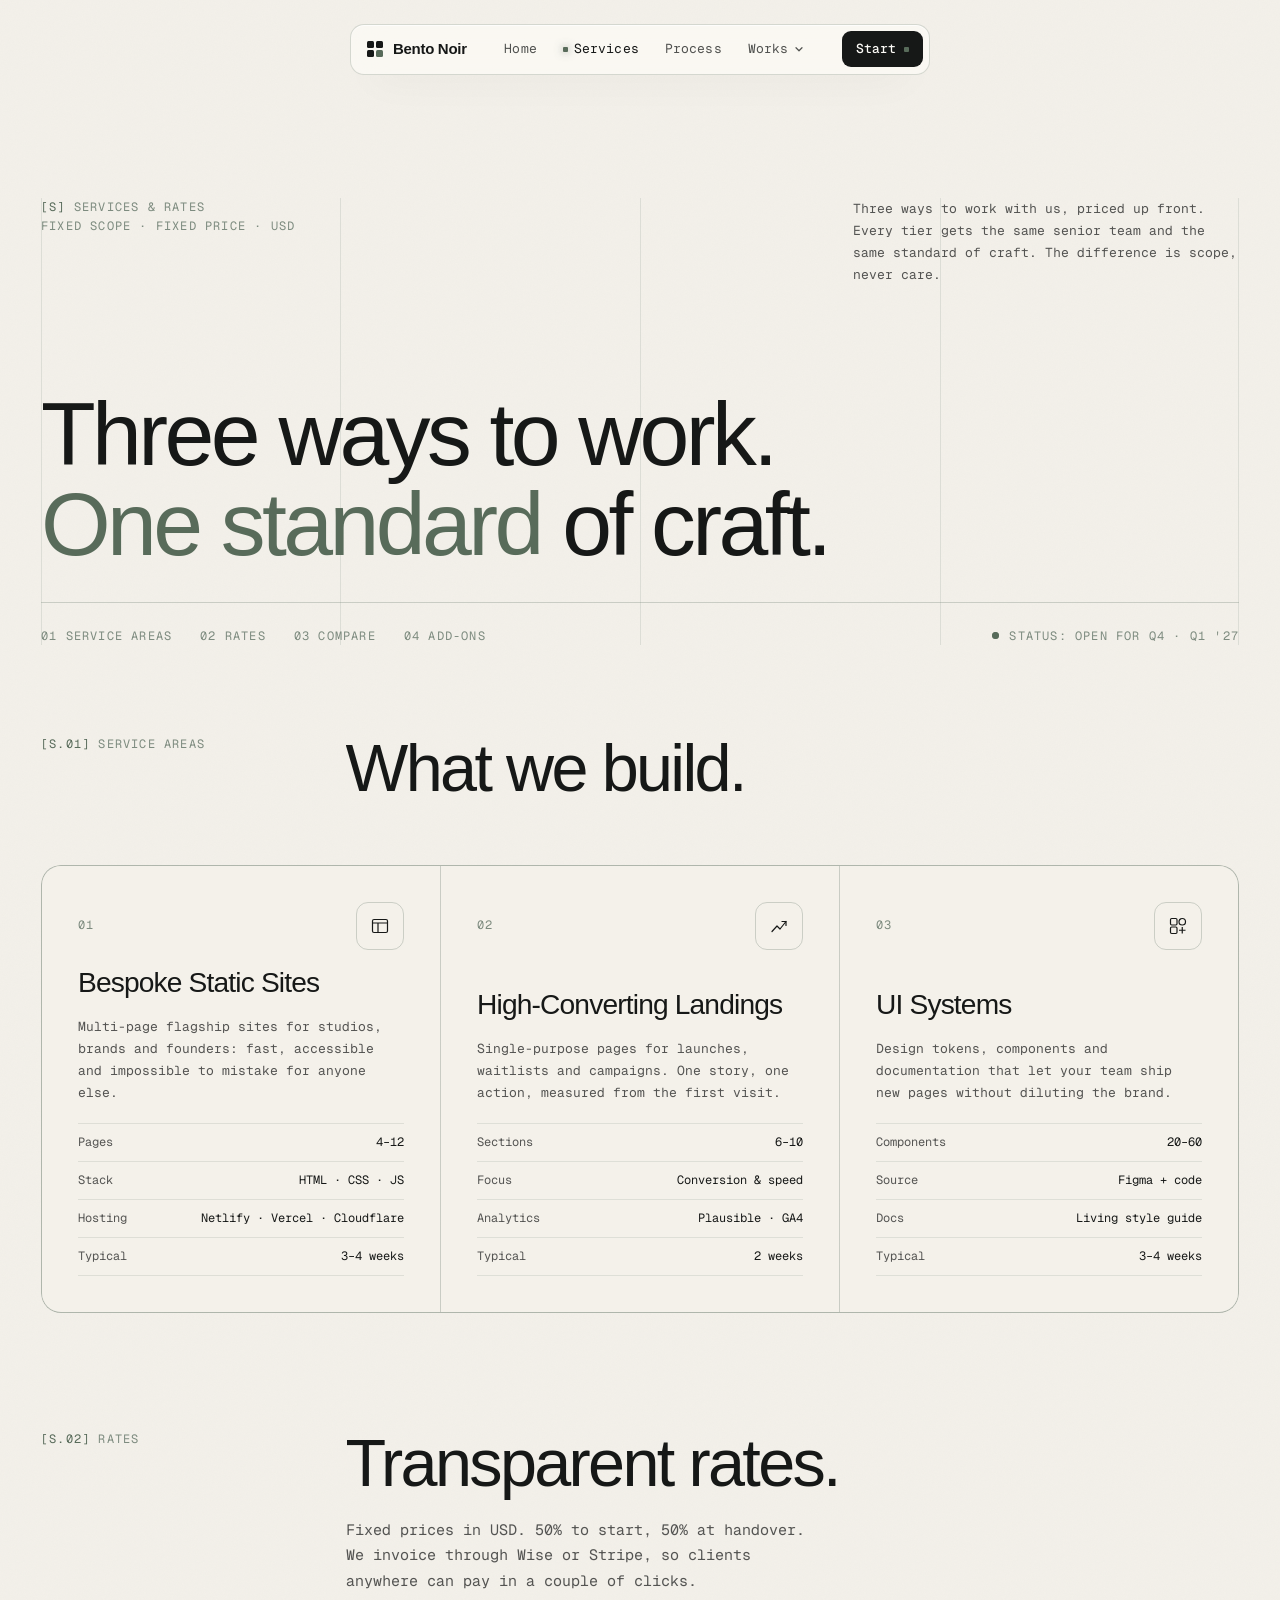
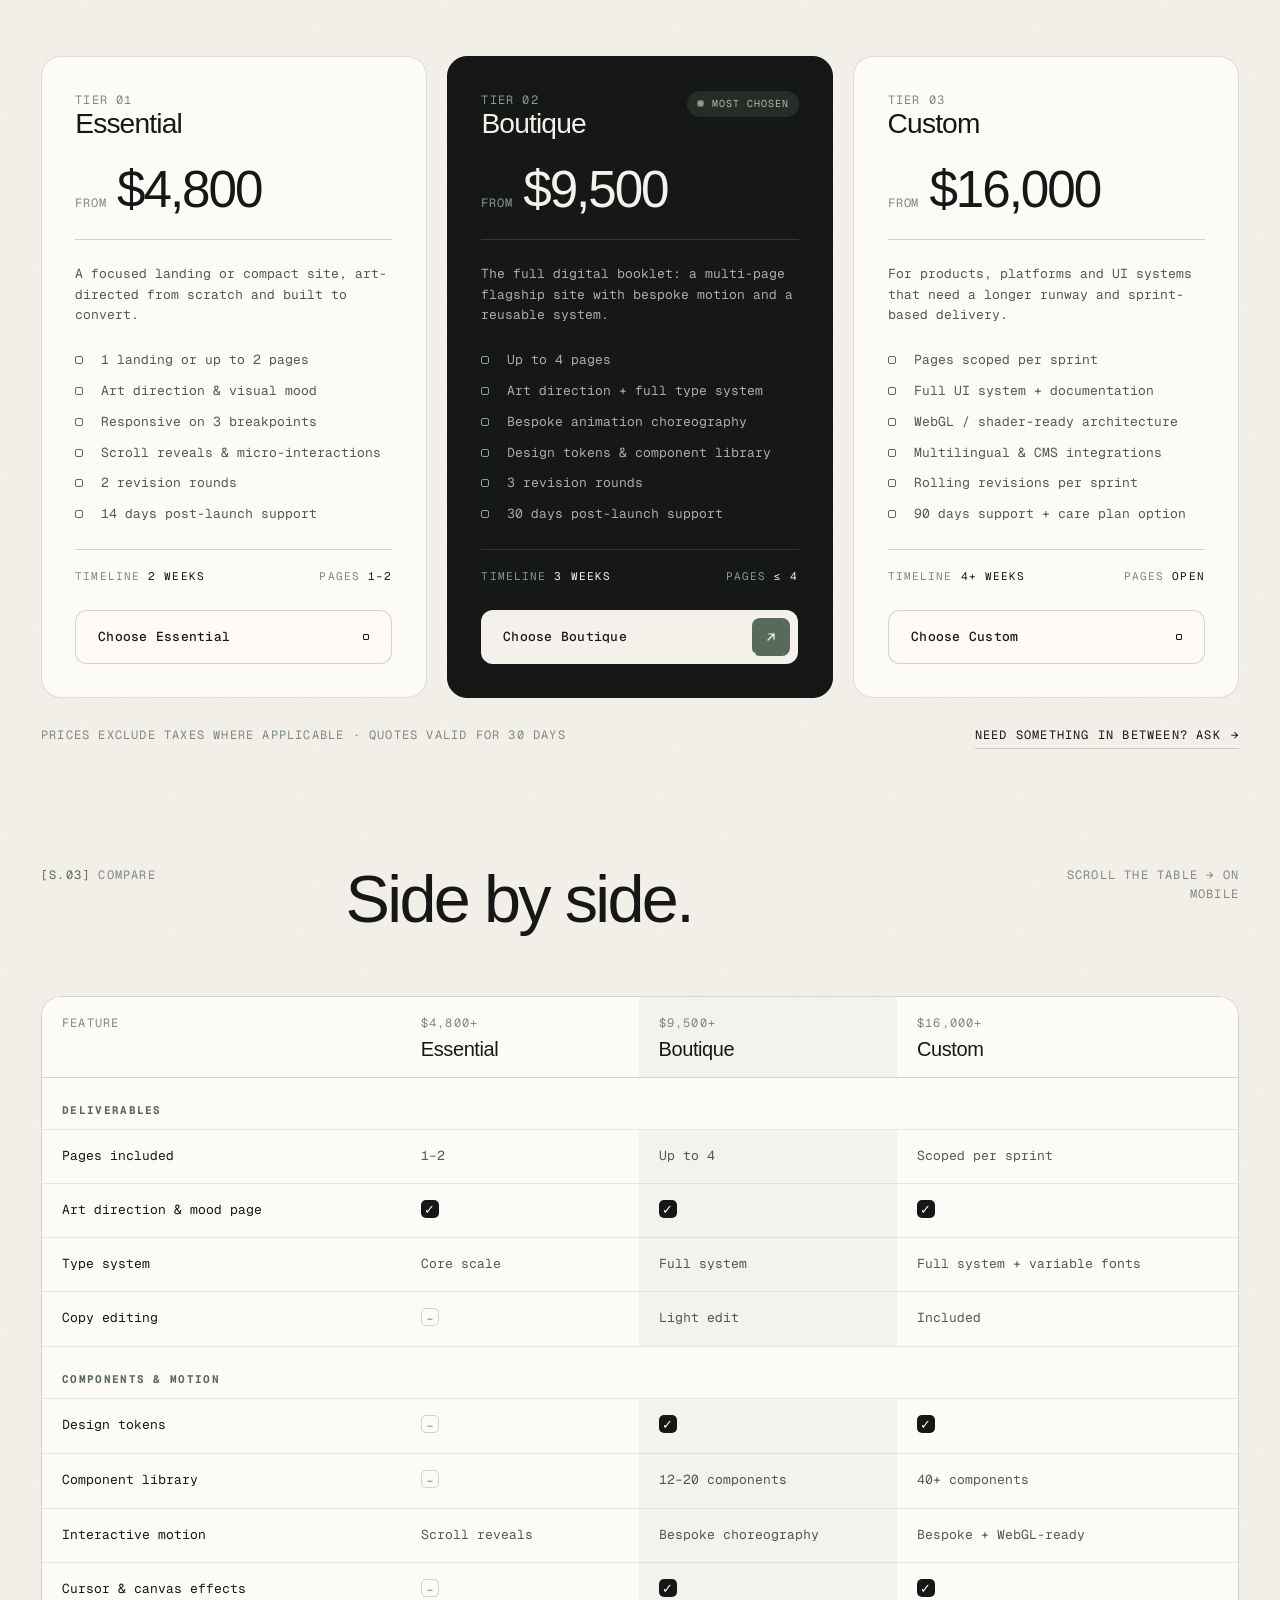
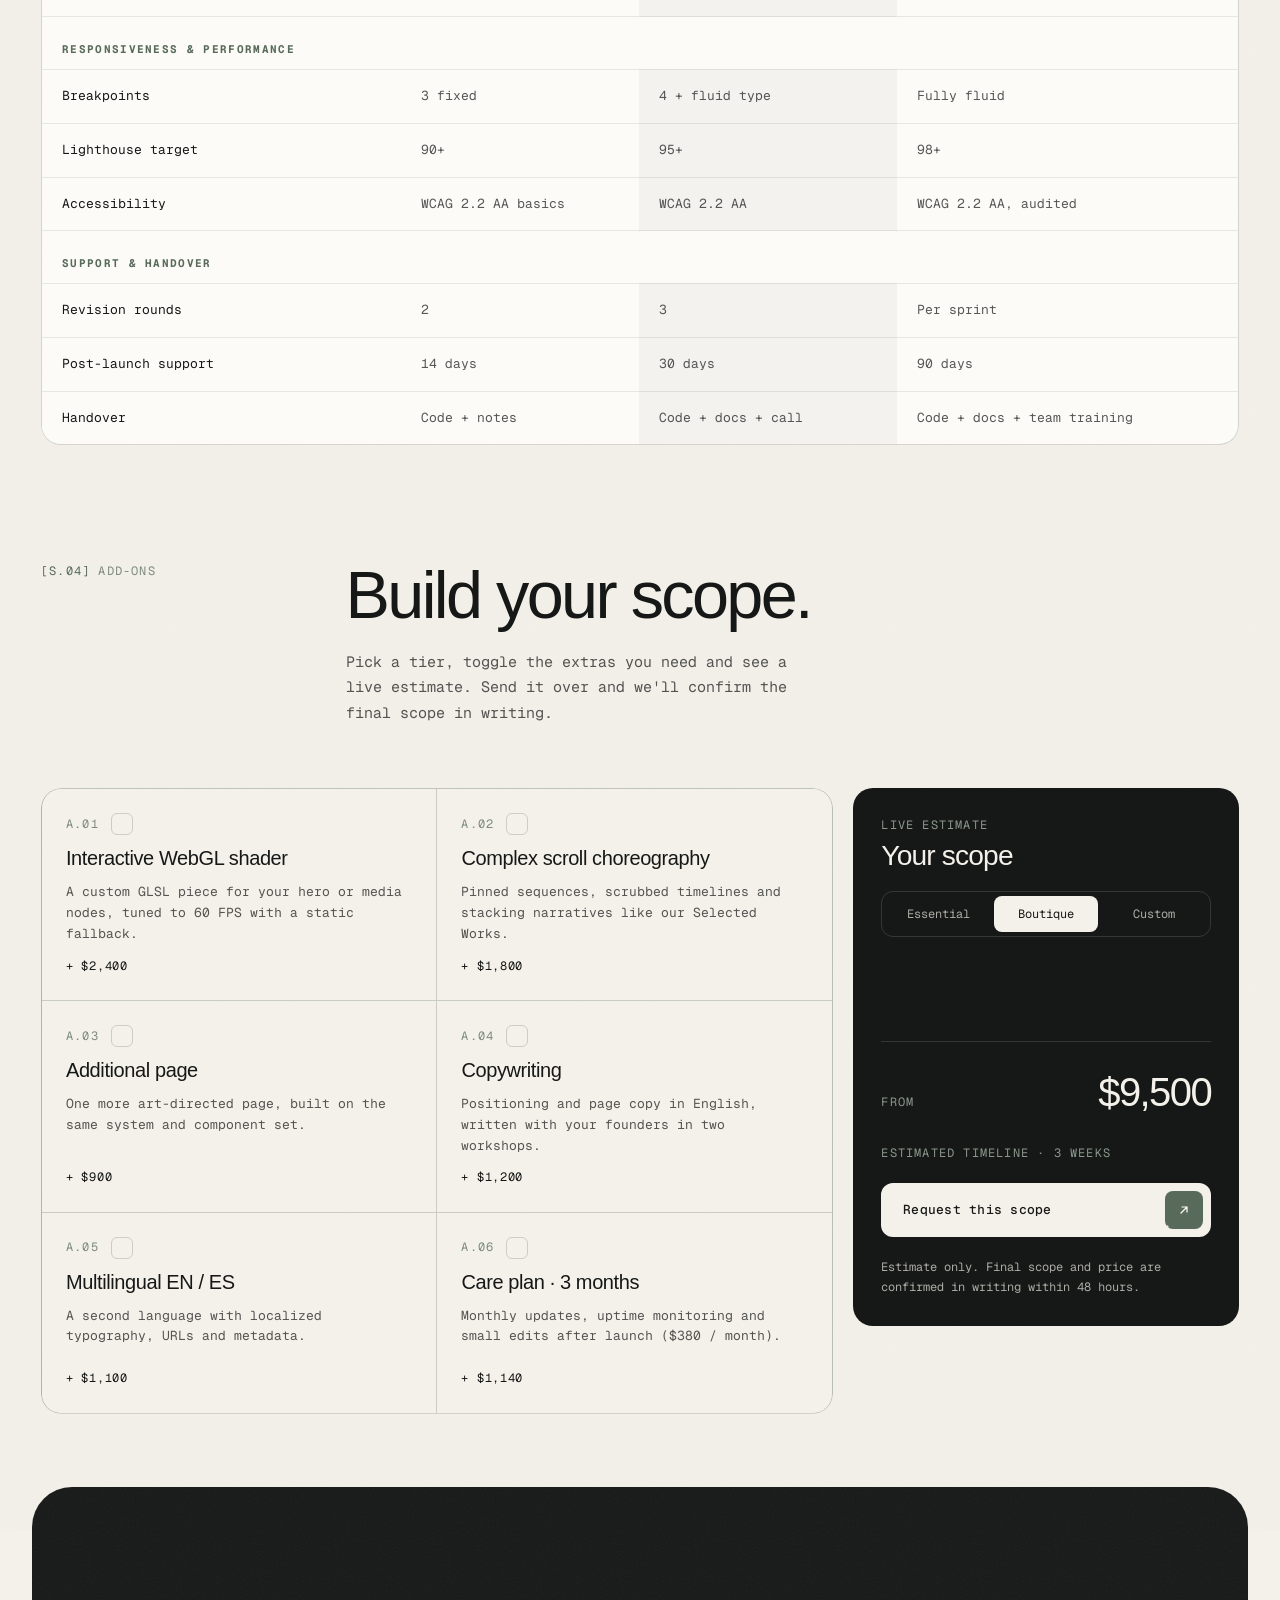
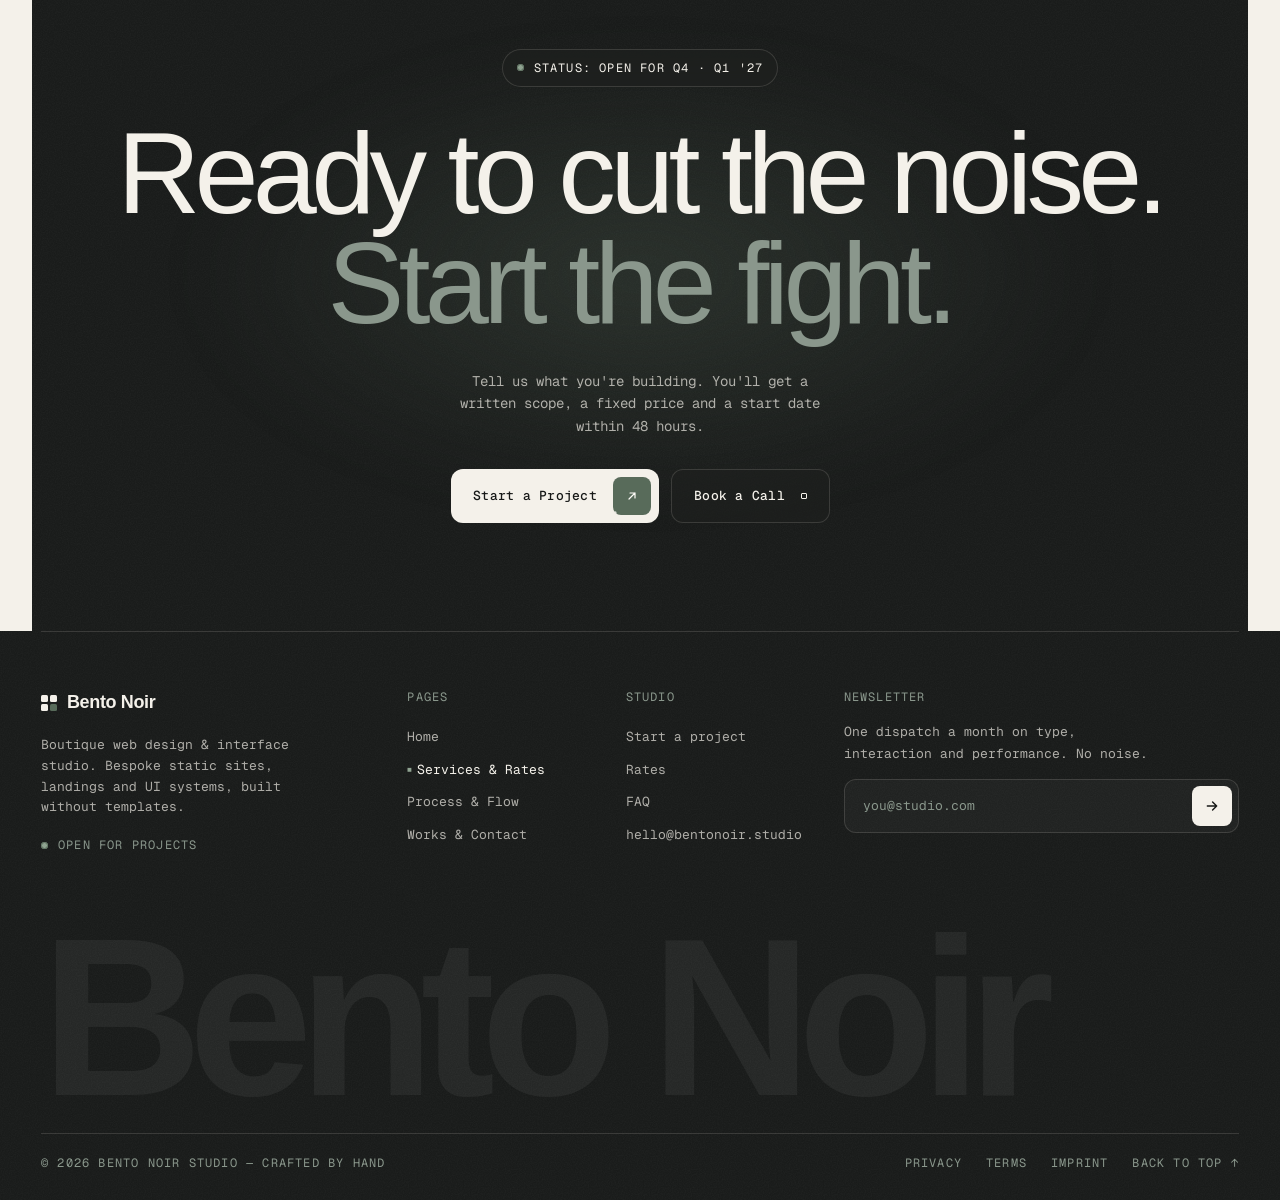
<file: services.html>
<!doctype html>
<html lang="en" class="no-js">
<head>
  <meta charset="utf-8">
  <meta name="viewport" content="width=device-width, initial-scale=1">
  <title>Services &amp; Rates — Bento Noir</title>
  <meta name="description" content="Bespoke static sites, high-converting landings and UI systems. Three transparent tiers, a feature matrix and add-ons, priced up front.">
  <meta name="theme-color" content="#F4F1EA">

  <link rel="preconnect" href="https://api.fontshare.com" crossorigin>
  <link rel="preconnect" href="https://fonts.googleapis.com">
  <link rel="preconnect" href="https://fonts.gstatic.com" crossorigin>
  <link rel="stylesheet" href="https://api.fontshare.com/v2/css?f[]=satoshi@400,500,700&display=swap">
  <link rel="stylesheet" href="https://fonts.googleapis.com/css2?family=Geist+Mono:wght@400;500&display=swap">
  <link rel="stylesheet" href="styles.css">

  <script>document.documentElement.classList.replace('no-js', 'js');</script>
<script src="main.js" defer></script>
<script src="home.js" defer></script>
</head>

<body id="top">
  <a class="skip-link" href="#main">Skip to content</a>
  <canvas id="canvas-cursor" aria-hidden="true"></canvas>

  <!-- ===================== HEADER (shared) ===================== -->
  <header class="site-header">
    <nav class="nav" data-glow data-tone="light" aria-label="Primary">
      <a class="nav__brand" href="index.html" aria-label="Bento Noir — home">
        <span class="brand-mark" aria-hidden="true"><i></i><i></i><i></i><i></i></span>
        <span>Bento Noir</span>
      </a>

      <ul class="nav__links" id="nav-links">
        <li><a href="index.html">Home</a></li>
        <li><a href="services.html" aria-current="page">Services</a></li>
        <li><a href="process.html">Process</a></li>
        <li class="has-dropdown">
          <button class="nav__trigger" type="button" aria-expanded="false" aria-controls="works-menu">
            Works
            <svg class="chevron" width="10" height="10" viewBox="0 0 10 10" fill="none" aria-hidden="true"><path d="M2 3.75L5 6.75L8 3.75" stroke="currentColor" stroke-width="1.2" stroke-linecap="round" stroke-linejoin="round"/></svg>
          </button>
          <div class="dropdown" id="works-menu">
            <ul>
              <li><a href="works.html#noir-commerce"><span class="d-idx">01</span><span class="d-name">Noir commerce</span><span class="d-meta">E-commerce</span></a></li>
              <li><a href="works.html#brutal-portfolio"><span class="d-idx">02</span><span class="d-name">Brutal portfolio</span><span class="d-meta">Architecture</span></a></li>
              <li><a href="works.html#editorial-journal"><span class="d-idx">03</span><span class="d-name">Editorial journal</span><span class="d-meta">Publication</span></a></li>
              <li><a href="works.html#studio-index"><span class="d-idx">04</span><span class="d-name">Studio index</span><span class="d-meta">Internal tool</span></a></li>
            </ul>
            <a class="dropdown__all" href="works.html"><span>View all works</span><span aria-hidden="true">→</span></a>
          </div>
        </li>
      </ul>

      <a class="nav__cta" href="works.html#start" data-magnetic="0.22">Start</a>
      <button class="nav__toggle" type="button" aria-expanded="false" aria-controls="nav-links" aria-label="Open menu"><span></span><span></span></button>
    </nav>
  </header>

  <main id="main">

    <!-- ===================== PAGE HERO ===================== -->
    <section class="section page-hero" aria-labelledby="page-title">
      <div class="wrap">
        <div class="guides" aria-hidden="true"><span></span><span></span><span></span><span></span></div>
        <div class="page-hero__grid">
          <div class="page-hero__index" data-reveal style="--d: 300ms">
            <p class="tag"><span class="idx">[S]</span> Services &amp; Rates</p>
            <p class="tag">Fixed scope · Fixed price · USD</p>
          </div>
          <div class="page-hero__aside" data-reveal style="--d: 450ms">
            <p class="lede">Three ways to work with us, priced up front. Every tier gets the same senior team and the same standard of craft. The difference is scope, never care.</p>
          </div>
          <h1 class="display page-hero__title" id="page-title" data-lines style="--d: 150ms">
            <span class="line"><span class="line__inner" style="--i:0">Three ways to work.</span></span>
            <span class="line"><span class="line__inner" style="--i:1"><span class="accent">One standard</span> of craft.</span></span>
          </h1>
          <div class="page-hero__meta" data-reveal style="--d: 600ms">
            <ul class="page-hero__meta-list tag">
              <li><a href="#areas">01 Service areas</a></li>
              <li><a href="#rates">02 Rates</a></li>
              <li><a href="#compare">03 Compare</a></li>
              <li><a href="#addons">04 Add-ons</a></li>
            </ul>
            <span class="tag" style="display:inline-flex;align-items:center;gap:10px">
              <span class="status-dot" data-live aria-hidden="true"></span>
              <span data-studio="status">Status: Open for projects</span>
            </span>
          </div>
        </div>
      </div>
    </section>

    <!-- ===================== 01 · SERVICE AREAS ===================== -->
    <section class="section" id="areas" aria-labelledby="areas-title" style="padding-top: 0">
      <div class="wrap">
        <div class="section-head">
          <p class="tag section-head__index" data-reveal><span class="idx">[S.01]</span> Service areas</p>
          <h2 class="h2 section-head__title" id="areas-title" data-lines>
            <span class="line"><span class="line__inner">What we build.</span></span>
          </h2>
        </div>

        <div class="bento areas" data-reveal="expand">
          <article class="area">
            <div class="area__top">
              <span class="tag">01</span>
              <span class="area__icon" aria-hidden="true">
                <svg width="20" height="20" viewBox="0 0 20 20" fill="none"><rect x="2.5" y="3.5" width="15" height="13" rx="1.5" stroke="currentColor" stroke-width="1.2"/><path d="M2.5 7h15M8 7v9.5" stroke="currentColor" stroke-width="1.2"/></svg>
              </span>
            </div>
            <h3 class="h3">Bespoke Static Sites</h3>
            <p class="body-s">Multi-page flagship sites for studios, brands and founders: fast, accessible and impossible to mistake for anyone else.</p>
            <ul class="spec-list">
              <li><span>Pages</span><span>4–12</span></li>
              <li><span>Stack</span><span>HTML · CSS · JS</span></li>
              <li><span>Hosting</span><span>Netlify · Vercel · Cloudflare</span></li>
              <li><span>Typical</span><span>3–4 weeks</span></li>
            </ul>
          </article>
          <article class="area">
            <div class="area__top">
              <span class="tag">02</span>
              <span class="area__icon" aria-hidden="true">
                <svg width="20" height="20" viewBox="0 0 20 20" fill="none"><path d="M3 15.5 8 10l3 3 6-7.5" stroke="currentColor" stroke-width="1.2" stroke-linecap="round" stroke-linejoin="round"/><path d="M13 5.5h4v4" stroke="currentColor" stroke-width="1.2" stroke-linecap="round" stroke-linejoin="round"/></svg>
              </span>
            </div>
            <h3 class="h3">High-Converting Landings</h3>
            <p class="body-s">Single-purpose pages for launches, waitlists and campaigns. One story, one action, measured from the first visit.</p>
            <ul class="spec-list">
              <li><span>Sections</span><span>6–10</span></li>
              <li><span>Focus</span><span>Conversion &amp; speed</span></li>
              <li><span>Analytics</span><span>Plausible · GA4</span></li>
              <li><span>Typical</span><span>2 weeks</span></li>
            </ul>
          </article>
          <article class="area">
            <div class="area__top">
              <span class="tag">03</span>
              <span class="area__icon" aria-hidden="true">
                <svg width="20" height="20" viewBox="0 0 20 20" fill="none"><rect x="2.5" y="2.5" width="6.5" height="6.5" rx="1.2" stroke="currentColor" stroke-width="1.2"/><rect x="11" y="2.5" width="6.5" height="6.5" rx="3.25" stroke="currentColor" stroke-width="1.2"/><rect x="2.5" y="11" width="6.5" height="6.5" rx="1.2" stroke="currentColor" stroke-width="1.2"/><path d="M11 14.25h6.5M14.25 11v6.5" stroke="currentColor" stroke-width="1.2"/></svg>
              </span>
            </div>
            <h3 class="h3">UI Systems</h3>
            <p class="body-s">Design tokens, components and documentation that let your team ship new pages without diluting the brand.</p>
            <ul class="spec-list">
              <li><span>Components</span><span>20–60</span></li>
              <li><span>Source</span><span>Figma + code</span></li>
              <li><span>Docs</span><span>Living style guide</span></li>
              <li><span>Typical</span><span>3–4 weeks</span></li>
            </ul>
          </article>
        </div>
      </div>
    </section>

    <!-- ===================== 02 · RATES ===================== -->
    <section class="section" id="rates" aria-labelledby="rates-title" style="padding-top: 0">
      <div class="wrap">
        <div class="section-head">
          <p class="tag section-head__index" data-reveal><span class="idx">[S.02]</span> Rates</p>
          <div class="section-head__title">
            <h2 class="h2" id="rates-title" data-lines>
              <span class="line"><span class="line__inner">Transparent rates.</span></span>
            </h2>
            <p class="lede" data-reveal style="--d:150ms; margin-top: 20px">Fixed prices in USD. 50% to start, 50% at handover. We invoice through Wise or Stripe, so clients anywhere can pay in a couple of clicks.</p>
          </div>
        </div>

        <div class="tiers">
          <article class="tier" data-reveal>
            <div class="tier__head">
              <div>
                <p class="tag">Tier 01</p>
                <h3 class="h3">Essential</h3>
              </div>
            </div>
            <div class="tier__price"><span>From</span><strong>$4,800</strong></div>
            <p class="tier__desc">A focused landing or compact site, art-directed from scratch and built to convert.</p>
            <ul class="tier__features">
              <li>1 landing or up to 2 pages</li>
              <li>Art direction &amp; visual mood</li>
              <li>Responsive on 3 breakpoints</li>
              <li>Scroll reveals &amp; micro-interactions</li>
              <li>2 revision rounds</li>
              <li>14 days post-launch support</li>
            </ul>
            <div class="tier__meta"><span>Timeline <b>2 weeks</b></span><span>Pages <b>1–2</b></span></div>
            <a class="btn btn--ghost btn--block" href="works.html?tier=essential#start" data-magnetic="0.15">
              <span class="btn__label">Choose Essential</span><span class="btn__dot" aria-hidden="true"></span>
            </a>
          </article>

          <article class="tier is-inverse" data-reveal style="--d: 120ms">
            <div class="tier__head">
              <div>
                <p class="tag">Tier 02</p>
                <h3 class="h3">Boutique</h3>
              </div>
              <span class="tier__badge"><span class="status-dot" aria-hidden="true"></span>Most chosen</span>
            </div>
            <div class="tier__price"><span>From</span><strong>$9,500</strong></div>
            <p class="tier__desc">The full digital booklet: a multi-page flagship site with bespoke motion and a reusable system.</p>
            <ul class="tier__features">
              <li>Up to 4 pages</li>
              <li>Art direction + full type system</li>
              <li>Bespoke animation choreography</li>
              <li>Design tokens &amp; component library</li>
              <li>3 revision rounds</li>
              <li>30 days post-launch support</li>
            </ul>
            <div class="tier__meta"><span>Timeline <b>3 weeks</b></span><span>Pages <b>≤ 4</b></span></div>
            <a class="btn btn--solid btn--block" href="works.html?tier=boutique#start" data-magnetic="0.15">
              <span class="btn__label">Choose Boutique</span>
              <span class="btn__icon" aria-hidden="true">
                <svg width="12" height="12" viewBox="0 0 12 12" fill="none"><path d="M3 9L9 3M9 3H4M9 3V8" stroke="currentColor" stroke-width="1.2" stroke-linecap="round" stroke-linejoin="round"/></svg>
                <svg width="12" height="12" viewBox="0 0 12 12" fill="none"><path d="M3 9L9 3M9 3H4M9 3V8" stroke="currentColor" stroke-width="1.2" stroke-linecap="round" stroke-linejoin="round"/></svg>
              </span>
            </a>
          </article>

          <article class="tier" data-reveal style="--d: 240ms">
            <div class="tier__head">
              <div>
                <p class="tag">Tier 03</p>
                <h3 class="h3">Custom</h3>
              </div>
            </div>
            <div class="tier__price"><span>From</span><strong>$16,000</strong></div>
            <p class="tier__desc">For products, platforms and UI systems that need a longer runway and sprint-based delivery.</p>
            <ul class="tier__features">
              <li>Pages scoped per sprint</li>
              <li>Full UI system + documentation</li>
              <li>WebGL / shader-ready architecture</li>
              <li>Multilingual &amp; CMS integrations</li>
              <li>Rolling revisions per sprint</li>
              <li>90 days support + care plan option</li>
            </ul>
            <div class="tier__meta"><span>Timeline <b>4+ weeks</b></span><span>Pages <b>Open</b></span></div>
            <a class="btn btn--ghost btn--block" href="works.html?tier=custom#start" data-magnetic="0.15">
              <span class="btn__label">Choose Custom</span><span class="btn__dot" aria-hidden="true"></span>
            </a>
          </article>
        </div>

        <div class="tiers__note tag" data-reveal>
          <span>Prices exclude taxes where applicable · Quotes valid for 30 days</span>
          <a class="link-arrow" href="works.html#start">Need something in between? Ask <span aria-hidden="true">→</span></a>
        </div>
      </div>
    </section>

    <!-- ===================== 03 · MATRIX ===================== -->
    <section class="section" id="compare" aria-labelledby="compare-title" style="padding-top: 0">
      <div class="wrap">
        <div class="section-head">
          <p class="tag section-head__index" data-reveal><span class="idx">[S.03]</span> Compare</p>
          <h2 class="h2 section-head__title" id="compare-title" data-lines>
            <span class="line"><span class="line__inner">Side by side.</span></span>
          </h2>
          <p class="tag section-head__meta" data-reveal>Scroll the table → on mobile</p>
        </div>

        <div class="matrix-wrap" data-reveal="expand" tabindex="0" role="region" aria-labelledby="compare-title">
          <table class="matrix">
            <caption class="visually-hidden">Feature comparison of the Essential, Boutique and Custom tiers</caption>
            <thead>
              <tr>
                <th scope="col"><span class="tag">Feature</span></th>
                <th scope="col"><span class="tag">$4,800+</span><span class="h4">Essential</span></th>
                <th scope="col" class="is-featured"><span class="tag">$9,500+</span><span class="h4">Boutique</span></th>
                <th scope="col"><span class="tag">$16,000+</span><span class="h4">Custom</span></th>
              </tr>
            </thead>
            <tbody>
              <tr class="group"><th scope="rowgroup" colspan="4">Deliverables</th></tr>
              <tr><th scope="row">Pages included</th><td>1–2</td><td class="is-featured">Up to 4</td><td>Scoped per sprint</td></tr>
              <tr><th scope="row">Art direction &amp; mood page</th><td><span class="yes" aria-label="Included">✓</span></td><td class="is-featured"><span class="yes" aria-label="Included">✓</span></td><td><span class="yes" aria-label="Included">✓</span></td></tr>
              <tr><th scope="row">Type system</th><td>Core scale</td><td class="is-featured">Full system</td><td>Full system + variable fonts</td></tr>
              <tr><th scope="row">Copy editing</th><td><span class="no" aria-label="Not included">–</span></td><td class="is-featured">Light edit</td><td>Included</td></tr>

              <tr class="group"><th scope="rowgroup" colspan="4">Components &amp; motion</th></tr>
              <tr><th scope="row">Design tokens</th><td><span class="no" aria-label="Not included">–</span></td><td class="is-featured"><span class="yes" aria-label="Included">✓</span></td><td><span class="yes" aria-label="Included">✓</span></td></tr>
              <tr><th scope="row">Component library</th><td><span class="no" aria-label="Not included">–</span></td><td class="is-featured">12–20 components</td><td>40+ components</td></tr>
              <tr><th scope="row">Interactive motion</th><td>Scroll reveals</td><td class="is-featured">Bespoke choreography</td><td>Bespoke + WebGL-ready</td></tr>
              <tr><th scope="row">Cursor &amp; canvas effects</th><td><span class="no" aria-label="Not included">–</span></td><td class="is-featured"><span class="yes" aria-label="Included">✓</span></td><td><span class="yes" aria-label="Included">✓</span></td></tr>

              <tr class="group"><th scope="rowgroup" colspan="4">Responsiveness &amp; performance</th></tr>
              <tr><th scope="row">Breakpoints</th><td>3 fixed</td><td class="is-featured">4 + fluid type</td><td>Fully fluid</td></tr>
              <tr><th scope="row">Lighthouse target</th><td>90+</td><td class="is-featured">95+</td><td>98+</td></tr>
              <tr><th scope="row">Accessibility</th><td>WCAG 2.2 AA basics</td><td class="is-featured">WCAG 2.2 AA</td><td>WCAG 2.2 AA, audited</td></tr>

              <tr class="group"><th scope="rowgroup" colspan="4">Support &amp; handover</th></tr>
              <tr><th scope="row">Revision rounds</th><td>2</td><td class="is-featured">3</td><td>Per sprint</td></tr>
              <tr><th scope="row">Post-launch support</th><td>14 days</td><td class="is-featured">30 days</td><td>90 days</td></tr>
              <tr><th scope="row">Handover</th><td>Code + notes</td><td class="is-featured">Code + docs + call</td><td>Code + docs + team training</td></tr>
            </tbody>
          </table>
        </div>
      </div>
    </section>

    <!-- ===================== 04 · ADD-ONS & ESTIMATOR ===================== -->
    <section class="section" id="addons" aria-labelledby="addons-title" style="padding-top: 0">
      <div class="wrap">
        <div class="section-head">
          <p class="tag section-head__index" data-reveal><span class="idx">[S.04]</span> Add-ons</p>
          <div class="section-head__title">
            <h2 class="h2" id="addons-title" data-lines>
              <span class="line"><span class="line__inner">Build your scope.</span></span>
            </h2>
            <p class="lede" data-reveal style="--d:150ms; margin-top: 20px">Pick a tier, toggle the extras you need and see a live estimate. Send it over and we'll confirm the final scope in writing.</p>
          </div>
        </div>

        <div class="estimator">
          <div class="addons" data-reveal="expand">
            <button class="addon" type="button" aria-pressed="false" data-addon="shader" data-price="2400" data-weeks="0.5">
              <span class="addon__top"><span class="tag">A.01</span><span class="addon__check" aria-hidden="true"><svg width="10" height="10" viewBox="0 0 10 10" fill="none"><path d="M2 5.2 4 7.2 8 3" stroke="currentColor" stroke-width="1.3" stroke-linecap="round" stroke-linejoin="round"/></svg></span></span>
              <span class="h4">Interactive WebGL shader</span>
              <span class="addon__desc">A custom GLSL piece for your hero or media nodes, tuned to 60 FPS with a static fallback.</span>
              <span class="addon__price">+ $2,400</span>
            </button>
            <button class="addon" type="button" aria-pressed="false" data-addon="scroll" data-price="1800" data-weeks="0.5">
              <span class="addon__top"><span class="tag">A.02</span><span class="addon__check" aria-hidden="true"><svg width="10" height="10" viewBox="0 0 10 10" fill="none"><path d="M2 5.2 4 7.2 8 3" stroke="currentColor" stroke-width="1.3" stroke-linecap="round" stroke-linejoin="round"/></svg></span></span>
              <span class="h4">Complex scroll choreography</span>
              <span class="addon__desc">Pinned sequences, scrubbed timelines and stacking narratives like our Selected Works.</span>
              <span class="addon__price">+ $1,800</span>
            </button>
            <button class="addon" type="button" aria-pressed="false" data-addon="page" data-price="900" data-weeks="0.25">
              <span class="addon__top"><span class="tag">A.03</span><span class="addon__check" aria-hidden="true"><svg width="10" height="10" viewBox="0 0 10 10" fill="none"><path d="M2 5.2 4 7.2 8 3" stroke="currentColor" stroke-width="1.3" stroke-linecap="round" stroke-linejoin="round"/></svg></span></span>
              <span class="h4">Additional page</span>
              <span class="addon__desc">One more art-directed page, built on the same system and component set.</span>
              <span class="addon__price">+ $900</span>
            </button>
            <button class="addon" type="button" aria-pressed="false" data-addon="copy" data-price="1200" data-weeks="0">
              <span class="addon__top"><span class="tag">A.04</span><span class="addon__check" aria-hidden="true"><svg width="10" height="10" viewBox="0 0 10 10" fill="none"><path d="M2 5.2 4 7.2 8 3" stroke="currentColor" stroke-width="1.3" stroke-linecap="round" stroke-linejoin="round"/></svg></span></span>
              <span class="h4">Copywriting</span>
              <span class="addon__desc">Positioning and page copy in English, written with your founders in two workshops.</span>
              <span class="addon__price">+ $1,200</span>
            </button>
            <button class="addon" type="button" aria-pressed="false" data-addon="i18n" data-price="1100" data-weeks="0.5">
              <span class="addon__top"><span class="tag">A.05</span><span class="addon__check" aria-hidden="true"><svg width="10" height="10" viewBox="0 0 10 10" fill="none"><path d="M2 5.2 4 7.2 8 3" stroke="currentColor" stroke-width="1.3" stroke-linecap="round" stroke-linejoin="round"/></svg></span></span>
              <span class="h4">Multilingual EN / ES</span>
              <span class="addon__desc">A second language with localized typography, URLs and metadata.</span>
              <span class="addon__price">+ $1,100</span>
            </button>
            <button class="addon" type="button" aria-pressed="false" data-addon="care" data-price="1140" data-weeks="0">
              <span class="addon__top"><span class="tag">A.06</span><span class="addon__check" aria-hidden="true"><svg width="10" height="10" viewBox="0 0 10 10" fill="none"><path d="M2 5.2 4 7.2 8 3" stroke="currentColor" stroke-width="1.3" stroke-linecap="round" stroke-linejoin="round"/></svg></span></span>
              <span class="h4">Care plan · 3 months</span>
              <span class="addon__desc">Monthly updates, uptime monitoring and small edits after launch ($380 / month).</span>
              <span class="addon__price">+ $1,140</span>
            </button>
          </div>

          <aside class="summary is-inverse" aria-labelledby="summary-title" data-reveal style="--d: 150ms">
            <div>
              <p class="tag">Live estimate</p>
              <h3 class="h3" id="summary-title" style="margin-top:6px">Your scope</h3>
            </div>
            <div class="segmented" role="radiogroup" aria-label="Tier">
              <button type="button" role="radio" aria-checked="false" data-tier="essential">Essential</button>
              <button type="button" role="radio" aria-checked="true" data-tier="boutique">Boutique</button>
              <button type="button" role="radio" aria-checked="false" data-tier="custom">Custom</button>
            </div>
            <ul class="summary__lines" data-summary-lines aria-live="polite"></ul>
            <div class="summary__total">
              <span class="tag">From</span>
              <strong data-summary-total>$9,500</strong>
            </div>
            <p class="tag" data-summary-weeks>Estimated timeline · 3 weeks</p>
            <a class="btn btn--solid btn--block" href="works.html?tier=boutique#start" data-summary-cta data-magnetic="0.15">
              <span class="btn__label">Request this scope</span>
              <span class="btn__icon" aria-hidden="true">
                <svg width="12" height="12" viewBox="0 0 12 12" fill="none"><path d="M3 9L9 3M9 3H4M9 3V8" stroke="currentColor" stroke-width="1.2" stroke-linecap="round" stroke-linejoin="round"/></svg>
                <svg width="12" height="12" viewBox="0 0 12 12" fill="none"><path d="M3 9L9 3M9 3H4M9 3V8" stroke="currentColor" stroke-width="1.2" stroke-linecap="round" stroke-linejoin="round"/></svg>
              </span>
            </a>
            <p class="body-s" style="font-size:0.75rem">Estimate only. Final scope and price are confirmed in writing within 48 hours.</p>
          </aside>
        </div>
      </div>
    </section>

    <!-- ===================== CLOSING CTA (dark sheet) ===================== -->
    <section class="section section--sheet cta" data-theme="dark" aria-labelledby="cta-title">
      <div class="cta__glow" aria-hidden="true"></div>
      <div class="wrap cta__inner">
        <p class="status-chip tag" data-reveal>
          <span class="status-dot" data-live aria-hidden="true"></span>
          <span data-studio="status">Status: Open for projects</span>
        </p>
        <h2 class="cta__title" id="cta-title" data-lines>
          <span class="line"><span class="line__inner" style="--i:0">Ready to cut the noise.</span></span>
          <span class="line"><span class="line__inner" style="--i:1">Start the fight.</span></span>
        </h2>
        <p class="cta__lede" data-reveal style="--d: 200ms">Tell us what you're building. You'll get a written scope, a fixed price and a start date within 48 hours.</p>
        <div class="cta__actions" data-reveal style="--d: 300ms">
          <a class="btn btn--solid" href="works.html#start" data-magnetic="0.3">
            <span class="btn__label">Start a Project</span>
            <span class="btn__icon" aria-hidden="true">
              <svg width="12" height="12" viewBox="0 0 12 12" fill="none"><path d="M3 9L9 3M9 3H4M9 3V8" stroke="currentColor" stroke-width="1.2" stroke-linecap="round" stroke-linejoin="round"/></svg>
              <svg width="12" height="12" viewBox="0 0 12 12" fill="none"><path d="M3 9L9 3M9 3H4M9 3V8" stroke="currentColor" stroke-width="1.2" stroke-linecap="round" stroke-linejoin="round"/></svg>
            </span>
          </a>
          <a class="btn btn--ghost" href="works.html#start" data-studio="mailto" data-subject="Intro call — Bento Noir" data-magnetic="0.3">
            <span class="btn__label">Book a Call</span>
            <span class="btn__dot" aria-hidden="true"></span>
          </a>
        </div>
      </div>
    </section>
  </main>

  <!-- ===================== FOOTER (shared) ===================== -->
  <footer class="section site-footer" data-theme="dark">
    <div class="wrap">
      <div class="footer__top">
        <div class="footer__brand">
          <a class="nav__brand" href="index.html" aria-label="Bento Noir — home">
            <span class="brand-mark" aria-hidden="true"><i></i><i></i><i></i><i></i></span>
            <span>Bento Noir</span>
          </a>
          <p>Boutique web design &amp; interface studio. Bespoke static sites, landings and UI systems, built without templates.</p>
          <span class="tag" style="display:inline-flex;align-items:center;gap:10px">
            <span class="status-dot" data-live aria-hidden="true"></span>
            <span data-studio="status-short">Open for projects</span>
          </span>
        </div>

        <nav class="footer__col" aria-label="Pages">
          <h3 class="tag">Pages</h3>
          <ul>
            <li><a href="index.html">Home</a></li>
            <li><a href="services.html" aria-current="page">Services &amp; Rates</a></li>
            <li><a href="process.html">Process &amp; Flow</a></li>
            <li><a href="works.html">Works &amp; Contact</a></li>
          </ul>
        </nav>

        <div class="footer__col">
          <h3 class="tag">Studio</h3>
          <ul>
            <li><a href="works.html#start">Start a project</a></li>
            <li><a href="services.html#rates">Rates</a></li>
            <li><a href="works.html#faq">FAQ</a></li>
            <li><a href="#" data-studio="email">hello@bentonoir.studio</a></li>
          </ul>
        </div>

        <form class="newsletter" data-newsletter data-endpoint="" novalidate>
          <h3 class="tag">Newsletter</h3>
          <p class="body-s">One dispatch a month on type, interaction and performance. No noise.</p>
          <div class="newsletter__field">
            <label class="visually-hidden" for="nl-email">Email address</label>
            <input id="nl-email" type="email" name="email" placeholder="you@studio.com" autocomplete="email" required>
            <button type="submit" aria-label="Subscribe">
              <svg width="14" height="14" viewBox="0 0 12 12" fill="none" aria-hidden="true"><path d="M2 6h8M10 6 6.5 2.5M10 6 6.5 9.5" stroke="currentColor" stroke-width="1.2" stroke-linecap="round" stroke-linejoin="round"/></svg>
            </button>
          </div>
          <p class="form-note" role="status" aria-live="polite"></p>
        </form>
      </div>

      <div class="footer__wordmark" aria-hidden="true">Bento Noir</div>

      <div class="footer__legal tag">
        <span>© <span data-year>2026</span> Bento Noir Studio — Crafted by hand</span>
        <ul>
          <!-- TODO: point these at real legal pages -->
          <li><a href="#">Privacy</a></li>
          <li><a href="#">Terms</a></li>
          <li><a href="#">Imprint</a></li>
          <li><a href="#top">Back to top ↑</a></li>
        </ul>
      </div>
    </div>
  </footer>
</body>
</html>
</file>
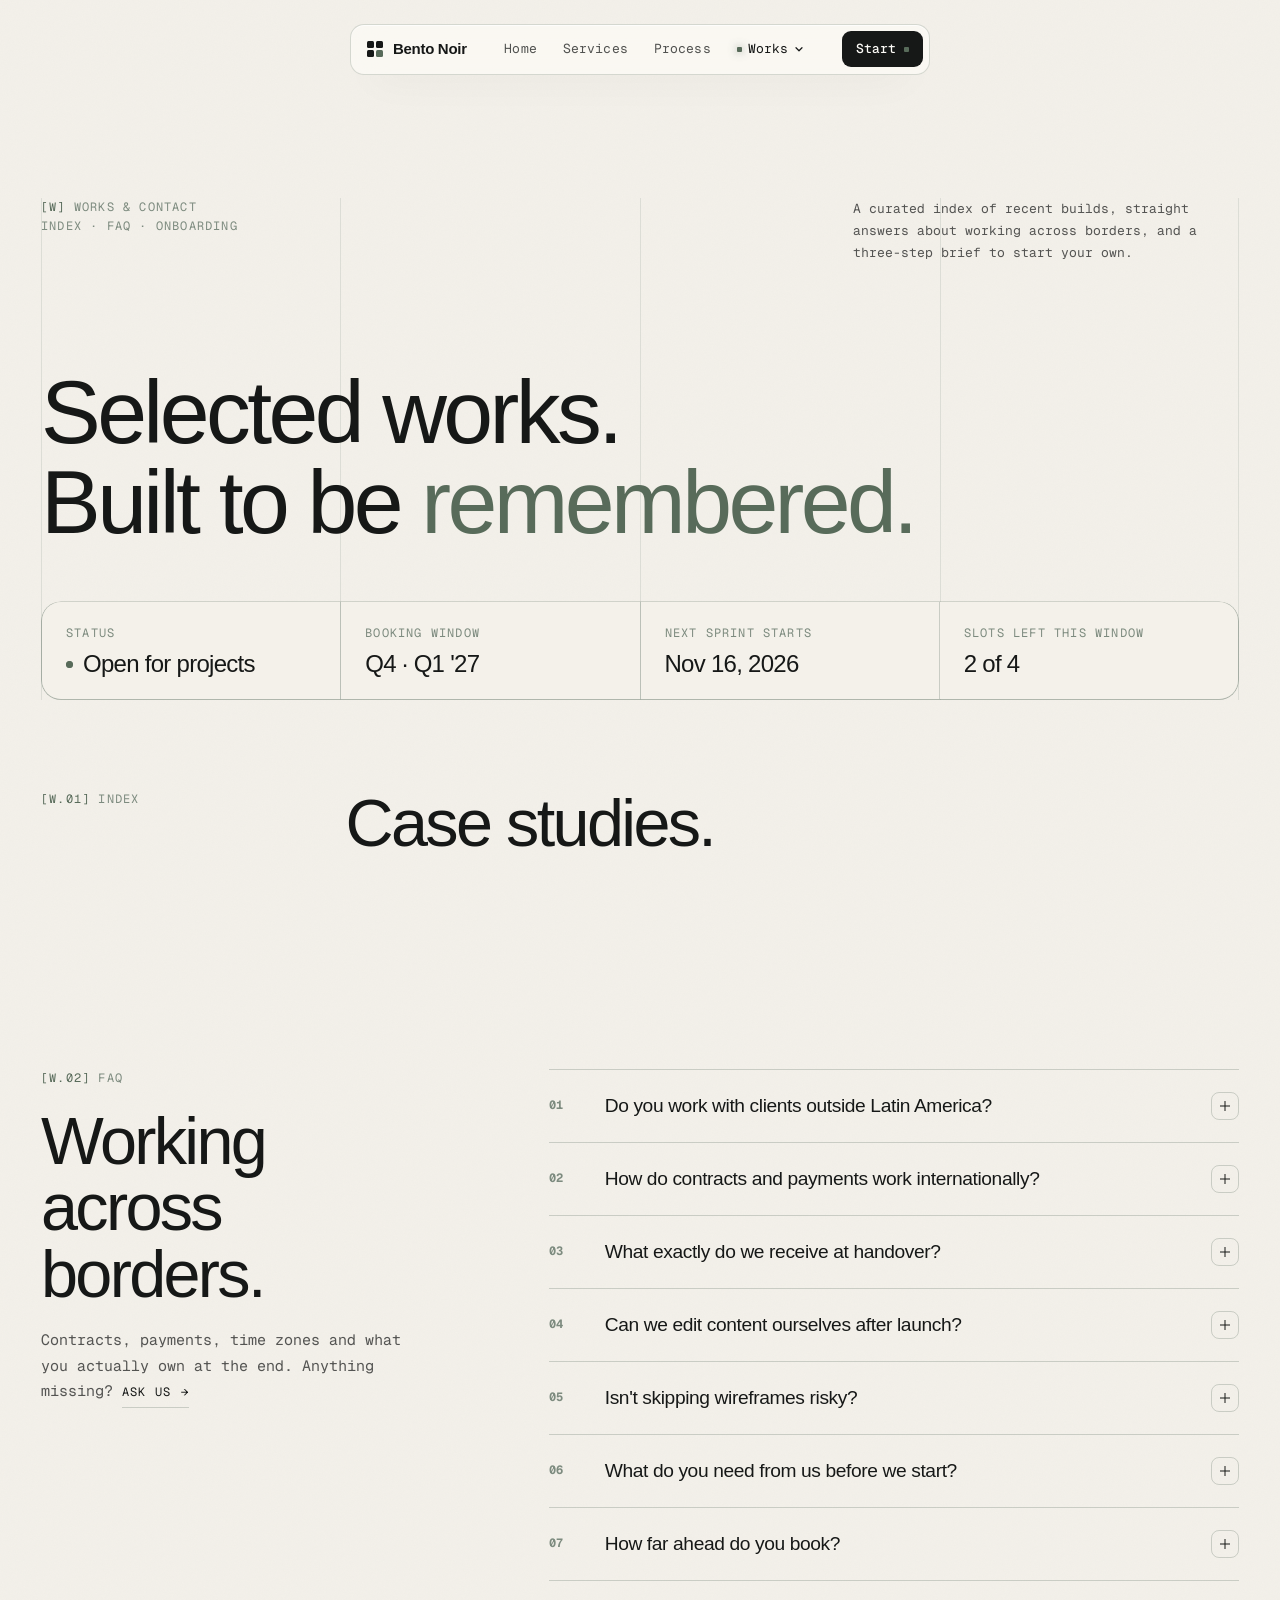
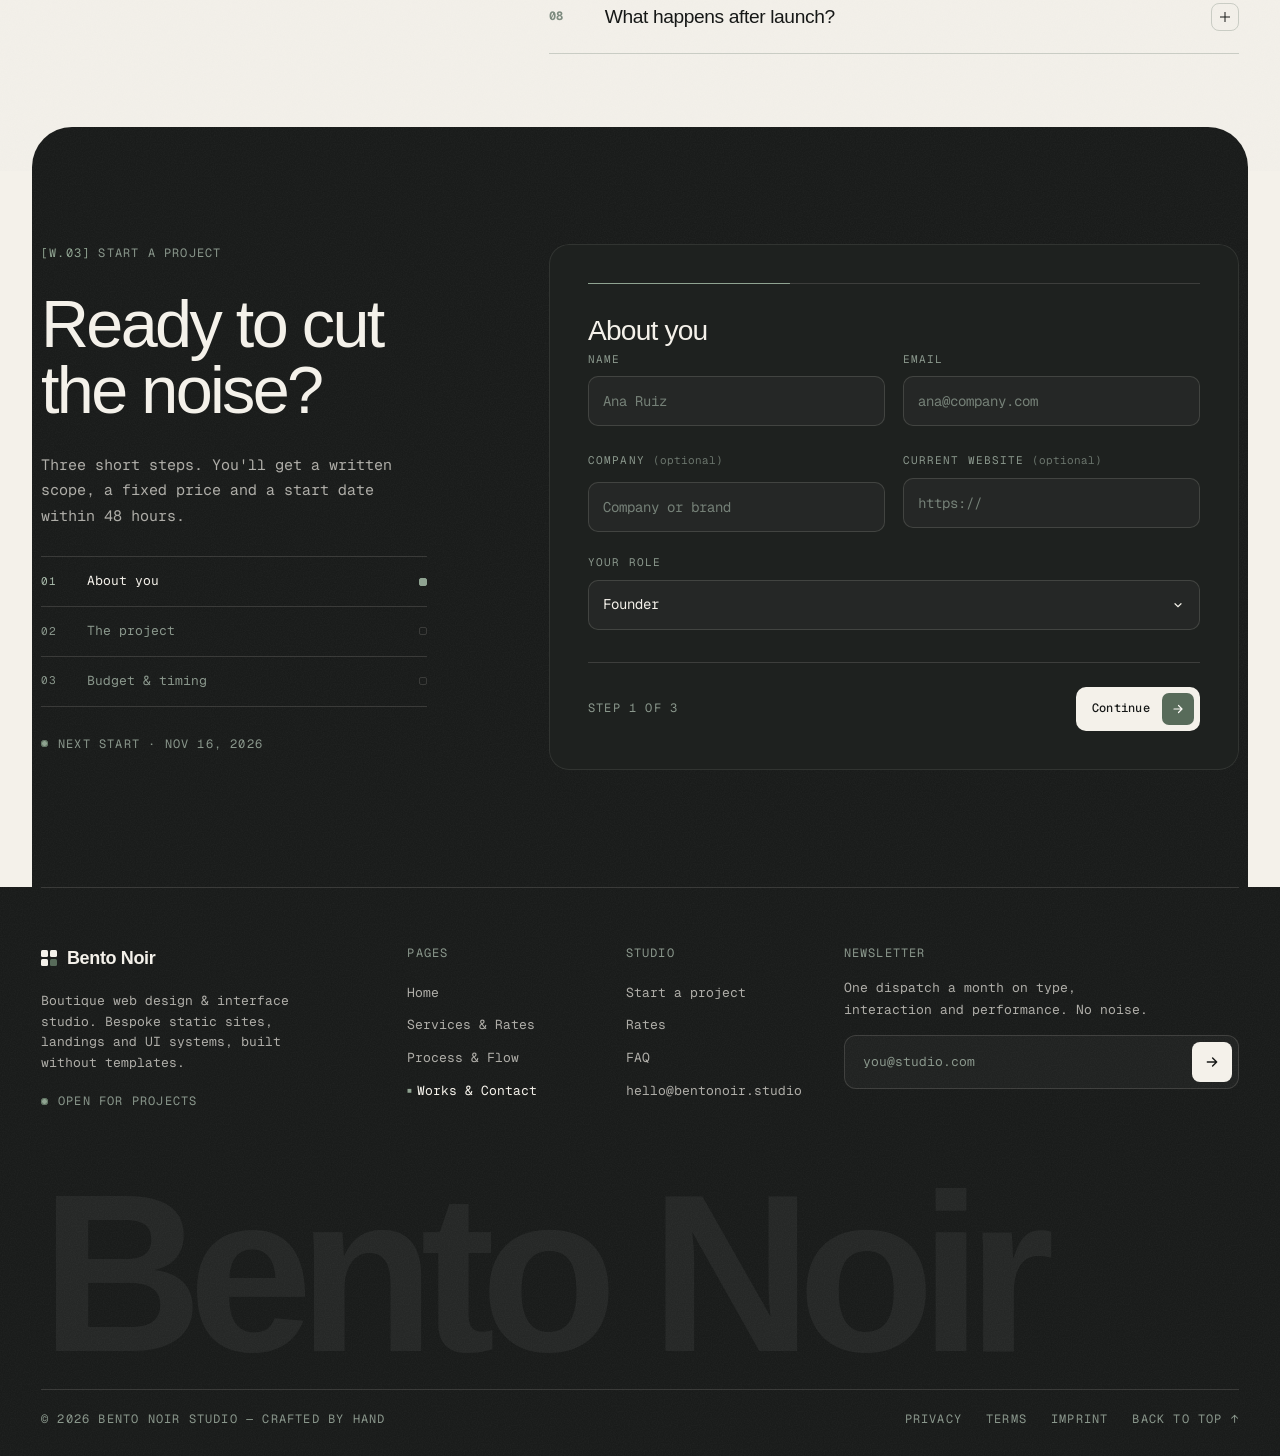
<file: works.html>
<!doctype html>
<html lang="en" class="no-js">
<head>
  <meta charset="utf-8">
  <meta name="viewport" content="width=device-width, initial-scale=1">
  <title>Works &amp; Contact — Bento Noir</title>
  <meta name="description" content="Case studies, answers on international contracting and a guided onboarding form to start a project with Bento Noir.">
  <meta name="theme-color" content="#F4F1EA">

  <link rel="preconnect" href="https://api.fontshare.com" crossorigin>
  <link rel="preconnect" href="https://fonts.googleapis.com">
  <link rel="preconnect" href="https://fonts.gstatic.com" crossorigin>
  <link rel="stylesheet" href="https://api.fontshare.com/v2/css?f[]=satoshi@400,500,700&display=swap">
  <link rel="stylesheet" href="https://fonts.googleapis.com/css2?family=Geist+Mono:wght@400;500&display=swap">
  <link rel="stylesheet" href="styles.css">

  <script>document.documentElement.classList.replace('no-js', 'js');</script>
<script src="main.js" defer></script>
<script src="home.js" defer></script>
</head>

<body id="top">
  <a class="skip-link" href="#main">Skip to content</a>
  <canvas id="canvas-cursor" aria-hidden="true"></canvas>

  <!-- ===================== HEADER (shared) ===================== -->
  <header class="site-header">
    <nav class="nav" data-glow data-tone="light" aria-label="Primary">
      <a class="nav__brand" href="index.html" aria-label="Bento Noir — home">
        <span class="brand-mark" aria-hidden="true"><i></i><i></i><i></i><i></i></span>
        <span>Bento Noir</span>
      </a>

      <ul class="nav__links" id="nav-links">
        <li><a href="index.html">Home</a></li>
        <li><a href="services.html">Services</a></li>
        <li><a href="process.html">Process</a></li>
        <li class="has-dropdown">
          <button class="nav__trigger" type="button" aria-current="page" aria-expanded="false" aria-controls="works-menu">
            Works
            <svg class="chevron" width="10" height="10" viewBox="0 0 10 10" fill="none" aria-hidden="true"><path d="M2 3.75L5 6.75L8 3.75" stroke="currentColor" stroke-width="1.2" stroke-linecap="round" stroke-linejoin="round"/></svg>
          </button>
          <div class="dropdown" id="works-menu">
            <ul>
              <li><a href="works.html#noir-commerce"><span class="d-idx">01</span><span class="d-name">Noir commerce</span><span class="d-meta">E-commerce</span></a></li>
              <li><a href="works.html#brutal-portfolio"><span class="d-idx">02</span><span class="d-name">Brutal portfolio</span><span class="d-meta">Architecture</span></a></li>
              <li><a href="works.html#editorial-journal"><span class="d-idx">03</span><span class="d-name">Editorial journal</span><span class="d-meta">Publication</span></a></li>
              <li><a href="works.html#studio-index"><span class="d-idx">04</span><span class="d-name">Studio index</span><span class="d-meta">Internal tool</span></a></li>
            </ul>
            <a class="dropdown__all" href="works.html"><span>View all works</span><span aria-hidden="true">→</span></a>
          </div>
        </li>
      </ul>

      <a class="nav__cta" href="works.html#start" data-magnetic="0.22">Start</a>
      <button class="nav__toggle" type="button" aria-expanded="false" aria-controls="nav-links" aria-label="Open menu"><span></span><span></span></button>
    </nav>
  </header>

  <main id="main">

    <!-- ===================== PAGE HERO + AVAILABILITY ===================== -->
    <section class="section page-hero" aria-labelledby="page-title">
      <div class="wrap">
        <div class="guides" aria-hidden="true"><span></span><span></span><span></span><span></span></div>
        <div class="page-hero__grid">
          <div class="page-hero__index" data-reveal style="--d: 300ms">
            <p class="tag"><span class="idx">[W]</span> Works &amp; Contact</p>
            <p class="tag">Index · FAQ · Onboarding</p>
          </div>
          <div class="page-hero__aside" data-reveal style="--d: 450ms">
            <p class="lede">A curated index of recent builds, straight answers about working across borders, and a three-step brief to start your own.</p>
          </div>
          <h1 class="display page-hero__title" id="page-title" data-lines style="--d: 150ms">
            <span class="line"><span class="line__inner" style="--i:0">Selected works.</span></span>
            <span class="line"><span class="line__inner" style="--i:1">Built to be <span class="accent">remembered.</span></span></span>
          </h1>
        </div>

        <div class="bento availability" style="margin-top: clamp(40px, 6vh, 64px)" data-reveal="expand" aria-label="Studio availability">
          <div>
            <span class="tag">Status</span>
            <strong class="status-line"><span class="status-dot" data-live aria-hidden="true"></span><span data-studio="status-short">Open for projects</span></strong>
          </div>
          <div>
            <span class="tag">Booking window</span>
            <strong data-studio="window">Q4 · Q1 '27</strong>
          </div>
          <div>
            <span class="tag">Next sprint starts</span>
            <strong data-studio="next">Nov 16, 2026</strong>
          </div>
          <div>
            <span class="tag">Slots left this window</span>
            <strong data-studio="slots">2 of 4</strong>
          </div>
        </div>
      </div>
    </section>

    <!-- ===================== 01 · GALLERY ===================== -->
    <section class="section" id="gallery" aria-labelledby="gallery-title" style="padding-top: 0">
      <div class="wrap">
        <div class="section-head">
          <p class="tag section-head__index" data-reveal><span class="idx">[W.01]</span> Index</p>
          <h2 class="h2 section-head__title" id="gallery-title" data-lines>
            <span class="line"><span class="line__inner">Case studies.</span></span>
          </h2>
        </div>

        <div class="filters" data-reveal>
          <div class="filters__chips" role="group" aria-label="Filter case studies" data-filters></div>
          <p class="tag" aria-live="polite" data-filter-count></p>
        </div>

        <div class="gallery" data-gallery>
          <noscript>
            <p class="body-s">Noir commerce · Brutal portfolio · Editorial journal · Studio index · Quiet Room · Field Notes. Enable JavaScript to open the full case studies.</p>
          </noscript>
        </div>
      </div>
    </section>

    <!-- ===================== 02 · FAQ ===================== -->
    <section class="section" id="faq" aria-labelledby="faq-title" style="padding-top: 0">
      <div class="wrap faq__grid">
        <div class="faq__head">
          <p class="tag" data-reveal><span class="idx">[W.02]</span> FAQ</p>
          <h2 class="h2" id="faq-title" data-lines>
            <span class="line"><span class="line__inner" style="--i:0">Working</span></span>
            <span class="line"><span class="line__inner" style="--i:1">across borders.</span></span>
          </h2>
          <p class="lede" data-reveal style="--d:150ms">Contracts, payments, time zones and what you actually own at the end. Anything missing? <a class="link-arrow" href="#" data-studio="mailto" data-subject="Question for Bento Noir">Ask us <span aria-hidden="true">→</span></a></p>
        </div>

        <div class="faq__list" data-faq data-reveal>
          <div class="faq-item">
            <h3><button class="faq-item__q" type="button" aria-expanded="false"><span class="faq-item__n">01</span><span class="h4">Do you work with clients outside Latin America?</span><span class="faq-item__icon" aria-hidden="true"></span></button></h3>
            <div class="faq-item__a"><div><p>Yes. Most of our clients are in the US, Canada and Europe. We work in English or Spanish, overlap four or more working hours with US time zones and three to five with Europe, and schedule every live call inside that overlap.</p></div></div>
          </div>
          <div class="faq-item">
            <h3><button class="faq-item__q" type="button" aria-expanded="false"><span class="faq-item__n">02</span><span class="h4">How do contracts and payments work internationally?</span><span class="faq-item__icon" aria-hidden="true"></span></button></h3>
            <div class="faq-item__a"><div><p>We sign a plain-English services agreement before kickoff. Invoices are in USD (EUR on request) and paid through Wise or Stripe. Essential and Boutique are split 50% to start and 50% at handover; Custom projects are invoiced per sprint.</p></div></div>
          </div>
          <div class="faq-item">
            <h3><button class="faq-item__q" type="button" aria-expanded="false"><span class="faq-item__n">03</span><span class="h4">What exactly do we receive at handover?</span><span class="faq-item__icon" aria-hidden="true"></span></button></h3>
            <div class="faq-item__a"><div><p>The full source code in a Git repository you own, deployed to your host; the Figma source file; documentation for tokens, components and content editing; and a recorded walkthrough of the codebase. There are no licences or lock-in.</p></div></div>
          </div>
          <div class="faq-item">
            <h3><button class="faq-item__q" type="button" aria-expanded="false"><span class="faq-item__n">04</span><span class="h4">Can we edit content ourselves after launch?</span><span class="faq-item__icon" aria-hidden="true"></span></button></h3>
            <div class="faq-item__a"><div><p>Yes. Static sites can be edited directly in code, or we can connect a lightweight Git-based CMS so your team edits text and images in a simple dashboard. Boutique and Custom include a short training session.</p></div></div>
          </div>
          <div class="faq-item">
            <h3><button class="faq-item__q" type="button" aria-expanded="false"><span class="faq-item__n">05</span><span class="h4">Isn't skipping wireframes risky?</span><span class="faq-item__icon" aria-hidden="true"></span></button></h3>
            <div class="faq-item__a"><div><p>We replace wireframes with the Hero Core Concept: a real, coded first screen you approve before we build the rest. It surfaces the same structural questions as a wireframe, earlier and at full fidelity, so nobody has to imagine the result.</p></div></div>
          </div>
          <div class="faq-item">
            <h3><button class="faq-item__q" type="button" aria-expanded="false"><span class="faq-item__n">06</span><span class="h4">What do you need from us before we start?</span><span class="faq-item__icon" aria-hidden="true"></span></button></h3>
            <div class="faq-item__a"><div><p>One decision-maker, any existing brand assets, draft content (or the copywriting add-on), and access to your domain and hosting. We send a short checklist the day the contract is signed.</p></div></div>
          </div>
          <div class="faq-item">
            <h3><button class="faq-item__q" type="button" aria-expanded="false"><span class="faq-item__n">07</span><span class="h4">How far ahead do you book?</span><span class="faq-item__icon" aria-hidden="true"></span></button></h3>
            <div class="faq-item__a"><div><p>Usually two to four weeks. We take four projects per quarter so every one gets senior attention; the availability panel at the top of this page always shows the next free start date.</p></div></div>
          </div>
          <div class="faq-item">
            <h3><button class="faq-item__q" type="button" aria-expanded="false"><span class="faq-item__n">08</span><span class="h4">What happens after launch?</span><span class="faq-item__icon" aria-hidden="true"></span></button></h3>
            <div class="faq-item__a"><div><p>Every tier includes post-launch support for bugs and small edits: 14, 30 or 90 days depending on the tier. After that you can add a monthly care plan or book ad-hoc hours.</p></div></div>
          </div>
        </div>
      </div>
    </section>

    <!-- ===================== 03 · ONBOARDING (dark sheet) ===================== -->
    <section class="section section--sheet onboard" id="start" data-theme="dark" aria-labelledby="start-title">
      <div class="wrap onboard__grid">
        <aside class="onboard__aside">
          <p class="tag" data-reveal><span class="idx">[W.03]</span> Start a project</p>
          <h2 class="h2" id="start-title" data-lines>
            <span class="line"><span class="line__inner" style="--i:0">Ready to cut</span></span>
            <span class="line"><span class="line__inner" style="--i:1">the noise?</span></span>
          </h2>
          <p class="lede" data-reveal style="--d:150ms">Three short steps. You'll get a written scope, a fixed price and a start date within 48 hours.</p>
          <ol class="onboard__steps" data-reveal style="--d:250ms" aria-label="Form progress">
            <li class="is-current" data-step-label><span class="n">01</span><span>About you</span><span class="mark" aria-hidden="true"></span></li>
            <li data-step-label><span class="n">02</span><span>The project</span><span class="mark" aria-hidden="true"></span></li>
            <li data-step-label><span class="n">03</span><span>Budget &amp; timing</span><span class="mark" aria-hidden="true"></span></li>
          </ol>
          <span class="tag" style="display:inline-flex;align-items:center;gap:10px;--d:300ms" data-reveal>
            <span class="status-dot" data-live aria-hidden="true"></span>
            <span>Next start · <span data-studio="next">Nov 16, 2026</span></span>
          </span>
        </aside>

        <div class="onboard__panel" data-onboard data-reveal="expand" style="--d: 100ms">
          <form novalidate data-endpoint="" aria-labelledby="start-title">
            <div class="onboard__progress" aria-hidden="true"><i data-progress></i></div>

            <!-- Step 1 -->
            <fieldset class="fieldset is-current" data-fieldset>
              <legend class="h3">About you</legend>
              <div class="fields">
                <div class="field">
                  <label for="f-name">Name</label>
                  <input class="input" id="f-name" name="name" type="text" autocomplete="name" required placeholder="Ana Ruiz">
                  <span class="field__error" aria-live="polite"></span>
                </div>
                <div class="field">
                  <label for="f-email">Email</label>
                  <input class="input" id="f-email" name="email" type="email" autocomplete="email" required placeholder="ana@company.com">
                  <span class="field__error" aria-live="polite"></span>
                </div>
                <div class="field">
                  <label for="f-company">Company <span class="opt">(optional)</span></label>
                  <input class="input" id="f-company" name="company" type="text" autocomplete="organization" placeholder="Company or brand">
                </div>
                <div class="field">
                  <label for="f-site">Current website <span class="opt">(optional)</span></label>
                  <input class="input" id="f-site" name="website" type="url" inputmode="url" placeholder="https://">
                  <span class="field__error" aria-live="polite"></span>
                </div>
                <div class="field field--full">
                  <label for="f-role">Your role</label>
                  <select class="input" id="f-role" name="role">
                    <option>Founder</option>
                    <option>Creative director</option>
                    <option>Marketing lead</option>
                    <option>Product lead</option>
                    <option>Other</option>
                  </select>
                </div>
              </div>
            </fieldset>

            <!-- Step 2 -->
            <fieldset class="fieldset" data-fieldset>
              <legend class="h3">The project</legend>
              <div class="field">
                <span class="label" id="l-type">Project type</span>
                <div class="choice-grid" role="radiogroup" aria-labelledby="l-type">
                  <label class="choice"><input type="radio" name="type" value="Bespoke static site" checked><span>Bespoke static site<small>4–12 pages</small></span></label>
                  <label class="choice"><input type="radio" name="type" value="High-converting landing"><span>Landing page<small>Launch · waitlist</small></span></label>
                  <label class="choice"><input type="radio" name="type" value="UI system"><span>UI system<small>Tokens · components</small></span></label>
                  <label class="choice"><input type="radio" name="type" value="Not sure yet"><span>Not sure yet<small>Help me scope it</small></span></label>
                </div>
              </div>
              <div class="field">
                <span class="label" id="l-tier">Tier</span>
                <div class="choice-grid" role="radiogroup" aria-labelledby="l-tier">
                  <label class="choice"><input type="radio" name="tier" value="essential"><span>Essential<small>From $4,800</small></span></label>
                  <label class="choice"><input type="radio" name="tier" value="boutique" checked><span>Boutique<small>From $9,500</small></span></label>
                  <label class="choice"><input type="radio" name="tier" value="custom"><span>Custom<small>From $16,000</small></span></label>
                  <label class="choice"><input type="radio" name="tier" value="undecided"><span>Help me choose<small>We'll recommend</small></span></label>
                </div>
              </div>
              <div class="field">
                <span class="label" id="l-addons">Add-ons <span class="opt">(optional)</span></span>
                <div class="choice-grid" role="group" aria-labelledby="l-addons">
                  <label class="choice"><input type="checkbox" name="addons" value="shader"><span>WebGL shader<small>+ $2,400</small></span></label>
                  <label class="choice"><input type="checkbox" name="addons" value="scroll"><span>Scroll choreography<small>+ $1,800</small></span></label>
                  <label class="choice"><input type="checkbox" name="addons" value="page"><span>Additional page<small>+ $900</small></span></label>
                  <label class="choice"><input type="checkbox" name="addons" value="copy"><span>Copywriting<small>+ $1,200</small></span></label>
                  <label class="choice"><input type="checkbox" name="addons" value="i18n"><span>EN / ES<small>+ $1,100</small></span></label>
                  <label class="choice"><input type="checkbox" name="addons" value="care"><span>Care plan<small>+ $1,140</small></span></label>
                </div>
              </div>
              <div class="field">
                <label for="f-brief">What are you building?</label>
                <textarea class="input" id="f-brief" name="brief" required placeholder="The product, the audience, and what the site needs to achieve."></textarea>
                <span class="field__error" aria-live="polite"></span>
              </div>
            </fieldset>

            <!-- Step 3 -->
            <fieldset class="fieldset" data-fieldset>
              <legend class="h3">Budget &amp; timing</legend>
              <div class="field">
                <span class="label" id="l-budget">Budget</span>
                <div class="choice-grid" role="radiogroup" aria-labelledby="l-budget">
                  <label class="choice"><input type="radio" name="budget" value="$4k–8k"><span>$4k–8k</span></label>
                  <label class="choice"><input type="radio" name="budget" value="$8k–15k" checked><span>$8k–15k</span></label>
                  <label class="choice"><input type="radio" name="budget" value="$15k–30k"><span>$15k–30k</span></label>
                  <label class="choice"><input type="radio" name="budget" value="$30k+"><span>$30k+</span></label>
                </div>
              </div>
              <div class="fields">
                <div class="field">
                  <label for="f-launch">Ideal launch</label>
                  <select class="input" id="f-launch" name="launch">
                    <option>As soon as possible</option>
                    <option selected>In 1–2 months</option>
                    <option>In 3+ months</option>
                    <option>Flexible</option>
                  </select>
                </div>
                <div class="field">
                  <label for="f-source">How did you find us? <span class="opt">(optional)</span></label>
                  <input class="input" id="f-source" name="source" type="text" placeholder="Referral, Instagram, search…">
                </div>
              </div>
              <p class="body-s" style="font-size:0.75rem">We only use these details to reply to your brief. No mailing lists, no sharing.</p>
            </fieldset>

            <div class="onboard__actions">
              <button class="btn btn--ghost btn--sm" type="button" data-back hidden>
                <span class="btn__label">Back</span>
              </button>
              <span class="tag" data-step-count>Step 1 of 3</span>
              <button class="btn btn--solid btn--sm" type="button" data-next data-magnetic="0.15">
                <span class="btn__label" data-next-label>Continue</span>
                <span class="btn__icon" aria-hidden="true">
                  <svg width="12" height="12" viewBox="0 0 12 12" fill="none"><path d="M2 6h8M10 6 6.5 2.5M10 6 6.5 9.5" stroke="currentColor" stroke-width="1.2" stroke-linecap="round" stroke-linejoin="round"/></svg>
                  <svg width="12" height="12" viewBox="0 0 12 12" fill="none"><path d="M2 6h8M10 6 6.5 2.5M10 6 6.5 9.5" stroke="currentColor" stroke-width="1.2" stroke-linecap="round" stroke-linejoin="round"/></svg>
                </span>
              </button>
            </div>
          </form>

          <!-- Done state -->
          <div class="onboard__done" role="status" aria-live="polite">
            <p class="tag"><span class="status-dot" aria-hidden="true" style="display:inline-block;margin-right:8px"></span>Brief ready</p>
            <h3 class="h3" data-done-title>Thanks. Here's your brief.</h3>
            <p class="body-s" data-done-text>Send it to the studio by email and you'll get a written scope, a fixed price and a start date within 48 hours.</p>
            <pre class="brief" data-brief></pre>
            <div class="hero__actions">
              <a class="btn btn--solid btn--sm" href="#" data-send-brief data-magnetic="0.15">
                <span class="btn__label">Send by email</span>
                <span class="btn__icon" aria-hidden="true">
                  <svg width="12" height="12" viewBox="0 0 12 12" fill="none"><path d="M3 9L9 3M9 3H4M9 3V8" stroke="currentColor" stroke-width="1.2" stroke-linecap="round" stroke-linejoin="round"/></svg>
                  <svg width="12" height="12" viewBox="0 0 12 12" fill="none"><path d="M3 9L9 3M9 3H4M9 3V8" stroke="currentColor" stroke-width="1.2" stroke-linecap="round" stroke-linejoin="round"/></svg>
                </span>
              </a>
              <button class="btn btn--ghost btn--sm" type="button" data-copy-brief><span class="btn__label">Copy brief</span></button>
              <button class="btn btn--ghost btn--sm" type="button" data-edit-brief><span class="btn__label">Edit answers</span></button>
            </div>
          </div>
        </div>
      </div>
    </section>
  </main>

  <!-- Case-study modal -->
  <dialog class="case-modal" data-modal aria-labelledby="modal-title">
    <div class="case-modal__scroll">
      <div class="case-modal__bar">
        <span class="tag" data-modal-count>01 / 06</span>
        <div class="case-modal__nav">
          <button class="icon-btn" type="button" data-modal-prev aria-label="Previous case study">
            <svg width="14" height="14" viewBox="0 0 12 12" fill="none" aria-hidden="true"><path d="M10 6H2M2 6l3.5-3.5M2 6l3.5 3.5" stroke="currentColor" stroke-width="1.2" stroke-linecap="round" stroke-linejoin="round"/></svg>
          </button>
          <button class="icon-btn" type="button" data-modal-next aria-label="Next case study">
            <svg width="14" height="14" viewBox="0 0 12 12" fill="none" aria-hidden="true"><path d="M2 6h8M10 6 6.5 2.5M10 6 6.5 9.5" stroke="currentColor" stroke-width="1.2" stroke-linecap="round" stroke-linejoin="round"/></svg>
          </button>
          <button class="icon-btn" type="button" data-modal-close aria-label="Close case study">
            <svg width="14" height="14" viewBox="0 0 12 12" fill="none" aria-hidden="true"><path d="M3 3l6 6M9 3 3 9" stroke="currentColor" stroke-width="1.2" stroke-linecap="round"/></svg>
          </button>
        </div>
      </div>
      <div data-modal-body></div>
    </div>
  </dialog>

  <!-- ===================== FOOTER (shared) ===================== -->
  <footer class="section site-footer" data-theme="dark">
    <div class="wrap">
      <div class="footer__top">
        <div class="footer__brand">
          <a class="nav__brand" href="index.html" aria-label="Bento Noir — home">
            <span class="brand-mark" aria-hidden="true"><i></i><i></i><i></i><i></i></span>
            <span>Bento Noir</span>
          </a>
          <p>Boutique web design &amp; interface studio. Bespoke static sites, landings and UI systems, built without templates.</p>
          <span class="tag" style="display:inline-flex;align-items:center;gap:10px">
            <span class="status-dot" data-live aria-hidden="true"></span>
            <span data-studio="status-short">Open for projects</span>
          </span>
        </div>

        <nav class="footer__col" aria-label="Pages">
          <h3 class="tag">Pages</h3>
          <ul>
            <li><a href="index.html">Home</a></li>
            <li><a href="services.html">Services &amp; Rates</a></li>
            <li><a href="process.html">Process &amp; Flow</a></li>
            <li><a href="works.html" aria-current="page">Works &amp; Contact</a></li>
          </ul>
        </nav>

        <div class="footer__col">
          <h3 class="tag">Studio</h3>
          <ul>
            <li><a href="works.html#start">Start a project</a></li>
            <li><a href="services.html#rates">Rates</a></li>
            <li><a href="works.html#faq">FAQ</a></li>
            <li><a href="#" data-studio="email">hello@bentonoir.studio</a></li>
          </ul>
        </div>

        <form class="newsletter" data-newsletter data-endpoint="" novalidate>
          <h3 class="tag">Newsletter</h3>
          <p class="body-s">One dispatch a month on type, interaction and performance. No noise.</p>
          <div class="newsletter__field">
            <label class="visually-hidden" for="nl-email">Email address</label>
            <input id="nl-email" type="email" name="email" placeholder="you@studio.com" autocomplete="email" required>
            <button type="submit" aria-label="Subscribe">
              <svg width="14" height="14" viewBox="0 0 12 12" fill="none" aria-hidden="true"><path d="M2 6h8M10 6 6.5 2.5M10 6 6.5 9.5" stroke="currentColor" stroke-width="1.2" stroke-linecap="round" stroke-linejoin="round"/></svg>
            </button>
          </div>
          <p class="form-note" role="status" aria-live="polite"></p>
        </form>
      </div>

      <div class="footer__wordmark" aria-hidden="true">Bento Noir</div>

      <div class="footer__legal tag">
        <span>© <span data-year>2026</span> Bento Noir Studio — Crafted by hand</span>
        <ul>
          <!-- TODO: point these at real legal pages -->
          <li><a href="#">Privacy</a></li>
          <li><a href="#">Terms</a></li>
          <li><a href="#">Imprint</a></li>
          <li><a href="#top">Back to top ↑</a></li>
        </ul>
      </div>
    </div>
  </footer>
</body>
</html>
</file>
<file: styles.css>
/* =====================================================================
   BENTO NOIR — Shared stylesheet
   Quiet Luxury · Interactive Digital Craft
   ---------------------------------------------------------------------
   01 Tokens & themes      08 Hero (home)          15 Works page
   02 Base                 09 Philosophy           16 Modal
   03 Type utilities       10 Selected works       17 FAQ
   04 Motion system        11 Closing CTA          18 Onboarding form
   05 Header               12 Footer               19 Responsive
   06 Buttons & chips      13 Services page        20 Reduced motion
   07 Sections & layout    14 Process page
   ===================================================================== */

/* =====================================================================
   01 · TOKENS & THEMES
   ===================================================================== */
:root {
  /* Palette — 60 / 30 / 10 */
  --c-canvas: #F4F1EA;     /* 60 — warm oat cotton paper */
  --c-ink: #161817;        /* 30 — deep charcoal */
  --c-ink-2: #1E211F;      /* lifted charcoal surface */
  --c-sage: #586B5A;       /* 10 — accent, interaction only */
  --c-olive: #7D8B7F;      /* borders, metadata */
  --c-porcelain: #FDFBF7;  /* elevated light surface */
  --c-white: #FFFFFF;

  /* Type */
  --f-display: 'Satoshi', 'Helvetica Neue', Arial, sans-serif;
  --f-mono: 'Geist Mono', ui-monospace, 'SFMono-Regular', Menlo, monospace;

  /* Layout */
  --wrap: 1440px;
  --gutter: clamp(16px, 3.2vw, 48px);
  --col-gap: clamp(12px, 1.6vw, 24px);
  --header-h: 50px;
  --header-top: 24px;
  --r-lg: 20px;
  --r-md: 14px;
  --r-sm: 10px;

  /* Motion */
  --ease-out: cubic-bezier(0.16, 1, 0.3, 1);
  --ease-io: cubic-bezier(0.65, 0, 0.35, 1);

  /* Paper grain (baked opacity) */
  --grain: url("data:image/svg+xml,%3Csvg xmlns='http://www.w3.org/2000/svg' width='180' height='180'%3E%3Cfilter id='n'%3E%3CfeTurbulence type='fractalNoise' baseFrequency='0.85' numOctaves='2' stitchTiles='stitch'/%3E%3CfeColorMatrix values='0 0 0 0 0.5 0 0 0 0 0.5 0 0 0 0 0.5 0 0 0 0.9 0'/%3E%3C/filter%3E%3Crect width='100%25' height='100%25' filter='url(%23n)' opacity='0.07'/%3E%3C/svg%3E");

  /* Light theme (default) */
  --bg: var(--c-canvas);
  --fg: var(--c-ink);
  --fg-2: rgba(22, 24, 23, 0.72);
  --muted: var(--c-olive);
  --line: rgba(125, 139, 127, 0.34);
  --line-soft: rgba(125, 139, 127, 0.18);
  --surface: var(--c-porcelain);
  --surface-2: rgba(253, 251, 247, 0.6);
  --surface-line: rgba(125, 139, 127, 0.26);
  --btn-bg: var(--c-ink);
  --btn-fg: var(--c-porcelain);
}

/* Dark scope: sections and inverse cards */
[data-theme="dark"],
.is-inverse {
  --bg: var(--c-ink);
  --fg: var(--c-canvas);
  --fg-2: rgba(244, 241, 234, 0.68);
  --muted: #8A978C;
  --line: rgba(244, 241, 234, 0.14);
  --line-soft: rgba(244, 241, 234, 0.07);
  --surface: var(--c-ink-2);
  --surface-2: rgba(30, 33, 31, 0.6);
  --surface-line: rgba(244, 241, 234, 0.09);
  --btn-bg: var(--c-canvas);
  --btn-fg: var(--c-ink);
  color: var(--fg);
}

/* =====================================================================
   02 · BASE
   ===================================================================== */
*, *::before, *::after { box-sizing: border-box; }

html {
  -webkit-text-size-adjust: 100%;
  -webkit-font-smoothing: antialiased;
  -moz-osx-font-smoothing: grayscale;
  text-rendering: optimizeLegibility;
  scroll-padding-top: 96px;
}

body {
  margin: 0;
  background-color: var(--c-canvas);
  color: var(--c-ink);
  font-family: var(--f-mono);
  font-size: 0.875rem;
  line-height: 1.6;
  overflow-x: clip;
}

img, svg, video, canvas { display: block; max-width: 100%; }
a { color: inherit; text-decoration: none; }
button, input, select, textarea { font: inherit; color: inherit; }
button { background: none; border: 0; padding: 0; cursor: pointer; }
ul, ol { list-style: none; margin: 0; padding: 0; }
h1, h2, h3, h4, p, figure, dl, dd { margin: 0; }
table { border-collapse: collapse; }

::selection { background: var(--c-sage); color: var(--c-porcelain); }
:focus-visible { outline: 1px solid var(--c-sage); outline-offset: 3px; border-radius: 6px; }

[hidden] { display: none !important; }

.visually-hidden {
  position: absolute !important;
  width: 1px; height: 1px;
  padding: 0; margin: -1px;
  overflow: hidden; clip: rect(0 0 0 0);
  white-space: nowrap; border: 0;
}

.skip-link {
  position: fixed;
  top: 12px; left: 12px;
  z-index: 2000;
  padding: 10px 14px;
  border-radius: 8px;
  background: var(--c-ink);
  color: var(--c-porcelain);
  transform: translateY(-160%);
  transition: transform 0.3s var(--ease-out);
}
.skip-link:focus { transform: none; }

/* Global cursor canvas — sits above section backgrounds, below content */
#canvas-cursor {
  position: fixed;
  inset: 0;
  width: 100%;
  height: 100%;
  pointer-events: none;
  z-index: 0;
}

/* =====================================================================
   03 · TYPE UTILITIES
   ===================================================================== */
.tag {
  font-family: var(--f-mono);
  font-size: 0.75rem;
  font-weight: 400;
  text-transform: uppercase;
  letter-spacing: 0.1em;
  line-height: 1.55;
  color: var(--muted);
}
.tag .idx { color: var(--c-sage); }
[data-theme="dark"] .tag .idx,
.is-inverse .tag .idx { color: #8FA391; }

.display {
  font-family: var(--f-display);
  font-weight: 500;
  font-size: clamp(3rem, 7vw, 6.5rem);
  letter-spacing: -0.04em;
  line-height: 1;
  color: var(--fg);
}
.h2 {
  font-family: var(--f-display);
  font-weight: 500;
  font-size: clamp(2.5rem, 5.2vw, 4.75rem);
  letter-spacing: -0.04em;
  line-height: 1;
  color: var(--fg);
}
.h3 {
  font-family: var(--f-display);
  font-weight: 500;
  font-size: clamp(1.5rem, 2.2vw, 2rem);
  letter-spacing: -0.03em;
  line-height: 1.08;
  color: var(--fg);
}
.h4 {
  font-family: var(--f-display);
  font-weight: 500;
  font-size: 1.25rem;
  letter-spacing: -0.02em;
  line-height: 1.15;
  color: var(--fg);
}
.accent { color: var(--c-sage); }
[data-theme="dark"] .accent { color: #8FA391; }

.lede {
  font-size: 0.9375rem;
  line-height: 1.7;
  color: var(--fg-2);
  max-width: 52ch;
}
.body-s {
  font-size: 0.8125rem;
  line-height: 1.7;
  color: var(--fg-2);
}

.link-arrow {
  display: inline-flex;
  align-items: center;
  gap: 10px;
  padding-bottom: 4px;
  border-bottom: 1px solid var(--line);
  font-size: 0.75rem;
  text-transform: uppercase;
  letter-spacing: 0.1em;
  color: var(--fg);
  transition: color 0.3s var(--ease-out), border-color 0.3s var(--ease-out), gap 0.4s var(--ease-out);
}
.link-arrow:hover { color: var(--c-sage); border-color: var(--c-sage); gap: 16px; }
[data-theme="dark"] .link-arrow:hover { color: #8FA391; border-color: #8FA391; }

/* =====================================================================
   04 · MOTION SYSTEM
   ===================================================================== */
/* Masked line reveals */
.line {
  display: block;
  overflow: hidden;
  padding-bottom: 0.1em;
  margin-bottom: -0.1em;
}
.line__inner { display: block; }

.js .line__inner {
  transform: translateY(110%);
  transition: transform 1.2s var(--ease-out);
  transition-delay: calc(var(--i, 0) * 95ms + var(--d, 0ms));
}
.js .is-in .line__inner,
.js .is-in.line__inner { transform: translateY(0); }

/* Generic fade-up */
.js [data-reveal] {
  opacity: 0;
  transform: translateY(22px);
  transition: opacity 1s var(--ease-out), transform 1.1s var(--ease-out);
  transition-delay: var(--d, 0ms);
}
.js [data-reveal].is-in { opacity: 1; transform: none; }

/* Bento modules expanding into place */
.js [data-reveal="expand"] {
  opacity: 1;
  transform: none;
  clip-path: inset(10% 8% 10% 8% round 28px);
  transition: clip-path 1.4s var(--ease-out);
  transition-delay: var(--d, 0ms);
}
.js [data-reveal="expand"] > * {
  opacity: 0;
  transform: scale(1.05);
  transition: opacity 1.1s var(--ease-out), transform 1.6s var(--ease-out);
  transition-delay: calc(var(--d, 0ms) + 180ms);
}
.js [data-reveal="expand"].is-in { clip-path: inset(0 0 0 0 round var(--reveal-r, 20px)); }
.js [data-reveal="expand"].is-in > * { opacity: 1; transform: none; }

/* Hold everything until fonts are ready */
.js:not(.is-loaded) [data-reveal],
.js:not(.is-loaded) .line__inner { transition-duration: 0s; }

@keyframes drift {
  0%   { transform: translate3d(-4%, -2%, 0) rotate(0deg); }
  100% { transform: translate3d(5%, 4%, 0) rotate(8deg); }
}
@keyframes pulse {
  0%   { transform: scale(1); opacity: 0.9; }
  80%, 100% { transform: scale(2.8); opacity: 0; }
}
@keyframes menuIn {
  from { opacity: 0; transform: translateY(-6px); }
  to   { opacity: 1; transform: none; }
}
@keyframes blink { 50% { opacity: 0; } }

/* =====================================================================
   05 · HEADER — floating bento capsule (adapts to the section beneath)
   ===================================================================== */
.site-header {
  position: fixed;
  top: var(--header-top);
  left: 50%;
  transform: translateX(-50%);
  width: max-content;
  max-width: min(680px, calc(100vw - 32px));
  z-index: 1000;
}

.nav {
  --mouse-x: 50%;
  --mouse-y: 50%;
  --nav-bg: rgba(253, 251, 247, 0.72);
  --nav-fg: var(--c-ink);
  --nav-fg-2: rgba(22, 24, 23, 0.74);
  --nav-border: rgba(125, 139, 127, 0.3);
  --nav-hover: rgba(125, 139, 127, 0.16);
  --nav-glow: rgba(88, 107, 90, 0.16);
  --nav-edge: rgba(88, 107, 90, 0.8);
  --nav-cta-bg: var(--c-ink);
  --nav-cta-fg: var(--c-porcelain);
  --nav-inset: rgba(255, 255, 255, 0.7);
  position: relative;
  display: flex;
  align-items: center;
  gap: clamp(12px, 2vw, 28px);
  min-height: var(--header-h);
  padding: 6px 6px 6px 16px;
  color: var(--nav-fg);
  background: var(--nav-bg);
  -webkit-backdrop-filter: blur(16px) saturate(140%);
  backdrop-filter: blur(16px) saturate(140%);
  border: 1px solid var(--nav-border);
  border-radius: 14px;
  box-shadow:
    inset 0 1px 0 var(--nav-inset),
    0 18px 40px -24px rgba(22, 24, 23, 0.32);
  transition: background-color 0.6s var(--ease-out), border-color 0.6s var(--ease-out),
              color 0.6s var(--ease-out), box-shadow 0.6s var(--ease-out);
}
.nav[data-tone="dark"] {
  --nav-bg: rgba(30, 33, 31, 0.62);
  --nav-fg: var(--c-canvas);
  --nav-fg-2: rgba(244, 241, 234, 0.72);
  --nav-border: rgba(244, 241, 234, 0.12);
  --nav-hover: rgba(244, 241, 234, 0.08);
  --nav-glow: rgba(143, 163, 145, 0.18);
  --nav-edge: rgba(143, 163, 145, 0.85);
  --nav-cta-bg: var(--c-canvas);
  --nav-cta-fg: var(--c-ink);
  --nav-inset: rgba(255, 255, 255, 0.06);
}

/* Cursor light — soft fill + 1px border highlight */
.nav::before,
.nav::after {
  content: "";
  position: absolute;
  inset: 0;
  border-radius: inherit;
  pointer-events: none;
  opacity: 0;
  transition: opacity 0.5s var(--ease-out);
}
.nav::before {
  background: radial-gradient(180px circle at var(--mouse-x) var(--mouse-y), var(--nav-glow), transparent 70%);
}
.nav::after {
  inset: -1px;
  padding: 1px;
  background: radial-gradient(120px circle at var(--mouse-x) var(--mouse-y), var(--nav-edge), transparent 70%);
  -webkit-mask: linear-gradient(#000 0 0) content-box, linear-gradient(#000 0 0);
  -webkit-mask-composite: xor;
  mask: linear-gradient(#000 0 0) content-box exclude, linear-gradient(#000 0 0);
}
.nav:hover::before,
.nav:hover::after { opacity: 1; }
.nav > * { position: relative; z-index: 1; }

/* Brand */
.nav__brand {
  display: inline-flex;
  align-items: center;
  gap: 10px;
  font-family: var(--f-display);
  font-weight: 700;
  font-size: 0.9375rem;
  letter-spacing: -0.02em;
  white-space: nowrap;
}
.brand-mark {
  display: grid;
  grid-template-columns: repeat(2, 7px);
  grid-auto-rows: 7px;
  gap: 2px;
}
.brand-mark i {
  display: block;
  background: currentColor;
  border-radius: 1.5px;
  transition: transform 0.5s var(--ease-out);
}
.brand-mark i:nth-child(4) { background: var(--c-sage); }
.nav__brand:hover .brand-mark i:nth-child(1) { transform: translate(-1px, -1px); }
.nav__brand:hover .brand-mark i:nth-child(4) { transform: translate(1px, 1px); }

/* Links */
.nav__links { display: flex; align-items: center; gap: 2px; }
.nav__links a,
.nav__trigger {
  display: inline-flex;
  align-items: center;
  gap: 6px;
  padding: 8px 12px;
  border-radius: 8px;
  font-size: 0.8125rem;
  letter-spacing: 0.01em;
  color: var(--nav-fg-2);
  white-space: nowrap;
  transition: background-color 0.3s var(--ease-out), color 0.3s var(--ease-out);
}
.nav__links a:hover,
.nav__trigger:hover,
.has-dropdown.is-open > .nav__trigger {
  background: var(--nav-hover);
  color: var(--nav-fg);
}
.nav__links [aria-current="page"] { color: var(--nav-fg); }
.nav__links [aria-current="page"]::before {
  content: "";
  width: 5px; height: 5px;
  border-radius: 1px;
  background: var(--c-sage);
  box-shadow: 0 0 8px rgba(88, 107, 90, 0.7);
}

.chevron { transition: transform 0.4s var(--ease-out); }
.has-dropdown.is-open .chevron { transform: rotate(180deg); }

/* Works dropdown */
.has-dropdown { position: relative; }
.dropdown {
  position: absolute;
  top: calc(100% + 16px);
  left: 50%;
  width: 300px;
  padding: 8px;
  color: var(--c-ink);
  background: rgba(253, 251, 247, 0.97);
  border: 1px solid rgba(125, 139, 127, 0.3);
  border-radius: 12px;
  box-shadow: 0 24px 48px -24px rgba(22, 24, 23, 0.35);
  opacity: 0;
  visibility: hidden;
  transform: translate(-50%, -6px);
  transition: opacity 0.35s var(--ease-out), transform 0.45s var(--ease-out), visibility 0.35s;
}
.nav[data-tone="dark"] .dropdown {
  color: var(--c-canvas);
  background: rgba(30, 33, 31, 0.97);
  border-color: rgba(244, 241, 234, 0.1);
}
.dropdown::before {
  content: "";
  position: absolute;
  left: 0; right: 0; top: -17px;
  height: 17px;
}
.has-dropdown.is-open .dropdown {
  opacity: 1;
  visibility: visible;
  transform: translate(-50%, 0);
}
@media (hover: hover) and (min-width: 761px) {
  .has-dropdown:hover .dropdown {
    opacity: 1;
    visibility: visible;
    transform: translate(-50%, 0);
  }
  .has-dropdown:hover .chevron { transform: rotate(180deg); }
}
.dropdown ul { display: grid; gap: 1px; }
.dropdown li a {
  display: grid;
  grid-template-columns: 28px 1fr auto;
  align-items: baseline;
  width: 100%;
  padding: 10px;
  border-radius: 8px;
  color: inherit;
}
.dropdown li a::before { display: none; }
.dropdown .d-idx { color: var(--c-sage); font-size: 0.6875rem; }
.dropdown .d-name { font-family: var(--f-display); font-weight: 500; font-size: 0.9375rem; letter-spacing: -0.01em; }
.dropdown .d-meta { font-size: 0.625rem; text-transform: uppercase; letter-spacing: 0.1em; color: var(--c-olive); }
.nav__links .dropdown__all {
  display: flex;
  justify-content: space-between;
  margin-top: 6px;
  padding: 10px;
  border-top: 1px solid rgba(125, 139, 127, 0.2);
  border-radius: 0 0 8px 8px;
  font-size: 0.6875rem;
  text-transform: uppercase;
  letter-spacing: 0.1em;
  color: var(--c-sage);
}

/* Start CTA */
.nav__cta {
  display: inline-flex;
  align-items: center;
  gap: 8px;
  height: 36px;
  padding: 0 14px;
  border-radius: 9px;
  background: var(--nav-cta-bg);
  color: var(--nav-cta-fg);
  font-size: 0.8125rem;
  font-weight: 500;
  white-space: nowrap;
  transition: background-color 0.35s var(--ease-out), color 0.35s var(--ease-out), transform 0.5s var(--ease-out);
  will-change: transform;
}
.nav__cta::after {
  content: "";
  width: 5px; height: 5px;
  border-radius: 1px;
  background: var(--c-sage);
  transition: background-color 0.35s var(--ease-out);
}
.nav__cta:hover { background: var(--c-sage); color: var(--c-porcelain); }
.nav__cta:hover::after { background: var(--c-porcelain); }

/* Mobile toggle */
.nav__toggle {
  display: none;
  place-items: center;
  width: 36px; height: 36px;
  border-radius: 9px;
  border: 1px solid var(--nav-border);
}
.nav__toggle span {
  grid-area: 1 / 1;
  width: 14px; height: 1px;
  background: currentColor;
  transition: transform 0.45s var(--ease-out);
}
.nav__toggle span:first-child { transform: translateY(-3px); }
.nav__toggle span:last-child { transform: translateY(3px); }
.nav.is-open .nav__toggle span:first-child { transform: rotate(45deg); }
.nav.is-open .nav__toggle span:last-child { transform: rotate(-45deg); }

/* Header entrance */
.js .site-header .nav {
  opacity: 0;
  translate: 0 -14px;
  transition: opacity 0.9s var(--ease-out) 0.1s, translate 1.1s var(--ease-out) 0.1s,
              background-color 0.6s var(--ease-out), border-color 0.6s var(--ease-out), color 0.6s var(--ease-out);
}
.js.is-loaded .site-header .nav { opacity: 1; translate: 0 0; }

/* =====================================================================
   06 · BUTTONS & CHIPS
   ===================================================================== */
.btn {
  position: relative;
  display: inline-flex;
  align-items: center;
  gap: 16px;
  height: 54px;
  padding: 0 8px 0 22px;
  border-radius: 12px;
  font-family: var(--f-mono);
  font-size: 0.8125rem;
  font-weight: 500;
  letter-spacing: 0.02em;
  white-space: nowrap;
  transition:
    transform 0.55s var(--ease-out),
    background-color 0.35s var(--ease-out),
    border-color 0.35s var(--ease-out),
    color 0.35s var(--ease-out);
  will-change: transform;
}
.btn::before { content: ""; position: absolute; inset: -16px; } /* magnetic catch zone */
.btn__label { display: inline-block; transition: transform 0.55s var(--ease-out); }
.btn__icon {
  position: relative;
  display: grid;
  place-items: center;
  width: 38px; height: 38px;
  border-radius: 8px;
  overflow: hidden;
  transition: background-color 0.35s var(--ease-out), color 0.35s var(--ease-out);
}
.btn__icon svg { grid-area: 1 / 1; transition: transform 0.5s var(--ease-out); }
.btn__icon svg:last-child { transform: translate(-160%, 160%); }
.btn:hover .btn__icon svg:first-child { transform: translate(160%, -160%); }
.btn:hover .btn__icon svg:last-child { transform: translate(0, 0); }

.btn--solid { background: var(--btn-bg); color: var(--btn-fg); }
.btn--solid .btn__icon { background: var(--c-sage); color: var(--c-porcelain); }
.btn--solid:hover { background: var(--c-sage); color: var(--c-porcelain); }
.btn--solid:hover .btn__icon { background: var(--c-ink); }

.btn--ghost {
  padding-right: 22px;
  border: 1px solid var(--line);
  background: var(--surface-2);
  color: var(--fg);
}
.btn__dot {
  width: 6px; height: 6px;
  border-radius: 1px;
  border: 1px solid currentColor;
  transition: background-color 0.35s var(--ease-out), transform 0.5s var(--ease-out);
}
.btn--ghost:hover { border-color: var(--c-sage); color: var(--c-sage); }
[data-theme="dark"] .btn--ghost:hover,
.is-inverse .btn--ghost:hover { color: #A9BBAB; border-color: #8FA391; }
.btn--ghost:hover .btn__dot { background: currentColor; transform: rotate(45deg); }

.btn--sm { height: 44px; padding: 0 6px 0 16px; gap: 12px; font-size: 0.75rem; border-radius: 10px; }
.btn--sm .btn__icon { width: 32px; height: 32px; border-radius: 7px; }
.btn--sm.btn--ghost { padding-right: 16px; }
.btn--block { width: 100%; justify-content: space-between; }

.btn[disabled], .btn[aria-disabled="true"] { opacity: 0.4; pointer-events: none; }

/* Status chip + live dot */
.status-chip {
  display: inline-flex;
  align-items: center;
  gap: 10px;
  padding: 9px 14px;
  border: 1px solid var(--line);
  border-radius: 999px;
  background: var(--surface-2);
  -webkit-backdrop-filter: blur(8px);
  backdrop-filter: blur(8px);
  color: var(--fg);
}
.status-dot {
  position: relative;
  flex: none;
  width: 7px; height: 7px;
  border-radius: 50%;
  background: var(--c-sage);
}
[data-theme="dark"] .status-dot,
.is-inverse .status-dot { background: #8FA391; }
.status-dot::after {
  content: "";
  position: absolute;
  inset: 0;
  border-radius: 50%;
  border: 1px solid currentColor;
  color: var(--c-sage);
  animation: pulse 2.4s var(--ease-out) infinite;
}
.status-dot.is-closed { background: var(--c-olive); }
.status-dot.is-closed::after { animation: none; }

/* Chips (filters, selectors) */
.chip {
  display: inline-flex;
  align-items: center;
  gap: 8px;
  height: 36px;
  padding: 0 14px;
  border: 1px solid var(--line);
  border-radius: 999px;
  font-size: 0.75rem;
  letter-spacing: 0.04em;
  color: var(--fg-2);
  background: var(--surface-2);
  transition: background-color 0.3s var(--ease-out), color 0.3s var(--ease-out), border-color 0.3s var(--ease-out);
}
.chip:hover { color: var(--fg); border-color: var(--c-olive); }
.chip[aria-pressed="true"],
.chip[aria-selected="true"],
.chip.is-active {
  background: var(--fg);
  border-color: var(--fg);
  color: var(--bg);
}
.chip .count { color: var(--muted); font-size: 0.6875rem; }
.chip[aria-pressed="true"] .count,
.chip[aria-selected="true"] .count { color: inherit; opacity: 0.6; }

.pill-tag {
  display: inline-flex;
  align-items: center;
  height: 24px;
  padding: 0 10px;
  border: 1px solid var(--line);
  border-radius: 999px;
  font-size: 0.6875rem;
  letter-spacing: 0.06em;
  text-transform: uppercase;
  color: var(--muted);
  white-space: nowrap;
}

/* =====================================================================
   07 · SECTIONS & LAYOUT
   Section backgrounds live on ::before at z-index:-1 in the root
   stacking context, so the cursor canvas (z 0) paints above them while
   the content wrapper (z 1) stays on top of the trail.
   ===================================================================== */
.section {
  position: relative;
  color: var(--fg);
  padding-block: clamp(96px, 13vh, 168px);
}
.section::before {
  content: "";
  position: absolute;
  inset: 0;
  z-index: -1;
  background: var(--grain), var(--bg);
}
.wrap {
  position: relative;
  z-index: 1;
  width: 100%;
  max-width: var(--wrap);
  margin-inline: auto;
  padding-inline: var(--gutter);
}

/* Sheet transition: a section that slides over the previous one with
   rounded shoulders that flatten as it reaches the top (JS drives vars). */
.section--sheet {
  --sheet-r: 40px;
  --sheet-inset: 0px;
  margin-top: -44px;
}
.section--sheet::before {
  inset: 0 var(--sheet-inset);
  border-radius: var(--sheet-r) var(--sheet-r) 0 0;
}

.section-head {
  display: grid;
  grid-template-columns: repeat(12, minmax(0, 1fr));
  column-gap: var(--col-gap);
  row-gap: 24px;
  margin-bottom: clamp(48px, 7vh, 88px);
}
.section-head__index { grid-column: 1 / 4; }
.section-head__title { grid-column: 4 / 11; }
.section-head__aside { grid-column: 4 / 10; }
.section-head__meta { grid-column: 11 / 13; justify-self: end; text-align: right; }

.rule { height: 1px; background: var(--line); border: 0; margin: 0; }

/* Page hero (subpages) */
.page-hero {
  padding-top: clamp(150px, 22vh, 220px);
  padding-bottom: clamp(64px, 10vh, 120px);
}
.page-hero__grid {
  display: grid;
  grid-template-columns: repeat(12, minmax(0, 1fr));
  column-gap: var(--col-gap);
  row-gap: 32px;
  align-items: end;
}
.page-hero__index { grid-column: 1 / 5; grid-row: 1; align-self: start; }
.page-hero__aside { grid-column: 9 / 13; grid-row: 1; align-self: start; }
.page-hero__aside .lede { font-size: 0.8125rem; }
.page-hero__title { grid-column: 1 / 12; grid-row: 2; padding-top: clamp(32px, 8vh, 96px); }
.page-hero__meta {
  grid-column: 1 / -1;
  grid-row: 3;
  display: flex;
  flex-wrap: wrap;
  justify-content: space-between;
  gap: 16px;
  padding-top: 24px;
  border-top: 1px solid var(--line);
}
.page-hero__meta-list { display: flex; flex-wrap: wrap; gap: 8px 28px; }

/* Guides */
.guides {
  position: absolute;
  inset: 0 var(--gutter);
  display: grid;
  grid-template-columns: repeat(4, 1fr);
  pointer-events: none;
  z-index: -1;
}
.guides span { border-left: 1px solid var(--line-soft); }
.guides span:last-child { border-right: 1px solid var(--line-soft); }

/* Surfaces */
.card {
  position: relative;
  background: var(--surface);
  border: 1px solid var(--surface-line);
  border-radius: var(--r-lg);
}

/* Bento grid with 1px hairlines */
.bento {
  display: grid;
  gap: 1px;
  background: var(--line);
  border: 1px solid var(--line);
  border-radius: var(--r-lg);
  overflow: hidden;
}
.bento > * { background: var(--bg); }

/* =====================================================================
   08 · HERO (home, dark)
   ===================================================================== */
.hero {
  min-height: 100vh;
  min-height: 100svh;
  padding: 0 0 44px;
  display: flex;
}
.hero > .wrap { display: flex; }
.hero__grid {
  flex: 1;
  display: grid;
  grid-template-columns: repeat(12, minmax(0, 1fr));
  grid-template-rows: auto 1fr auto;
  column-gap: var(--col-gap);
  row-gap: clamp(24px, 3.4vh, 40px);
  padding-top: clamp(112px, 14vh, 136px);
  padding-bottom: clamp(28px, 4vh, 44px);
  transform: translate3d(0, calc(var(--hero-p, 0) * 60px), 0) scale(calc(1 - var(--hero-p, 0) * 0.03));
  opacity: calc(1 - var(--hero-p, 0) * 0.55);
  transform-origin: 50% 100%;
}

.hero__index { grid-column: 1 / 4; grid-row: 1; align-self: start; }
.hero__index .tag + .tag { margin-top: 4px; }

.hero__intro { grid-column: 10 / 13; grid-row: 1; align-self: start; }
.hero__intro .tag { margin-bottom: 14px; }
.hero__intro p:not(.tag) { max-width: 38ch; font-size: 0.8125rem; line-height: 1.7; color: var(--fg-2); }

.hero__vertical { grid-column: 1 / 3; grid-row: 2; align-self: end; justify-self: start; }
.hero__vertical .tag { display: block; writing-mode: vertical-rl; transform: rotate(180deg); }

.hero__est { grid-column: 10 / 13; grid-row: 2; align-self: end; justify-self: end; text-align: right; }

.hero__media {
  --mouse-x: 50%;
  --mouse-y: 50%;
  position: relative;
  grid-column: 4 / 10;
  grid-row: 1 / 3;
  min-height: clamp(260px, 42vh, 480px);
  border-radius: var(--r-lg);
  overflow: hidden;
  isolation: isolate;
  background: var(--c-ink-2);
  border: 1px solid rgba(244, 241, 234, 0.08);
  color: rgba(244, 241, 234, 0.6);
  box-shadow: 0 48px 90px -56px rgba(0, 0, 0, 0.8);
}

/* Shared media placeholder internals */
.media__stage { position: absolute; inset: 0; }
.media__glow {
  position: absolute;
  inset: -20%;
  background:
    radial-gradient(38% 42% at 30% 40%, rgba(88, 107, 90, 0.55), transparent 70%),
    radial-gradient(32% 36% at 74% 68%, rgba(244, 241, 234, 0.12), transparent 70%);
  filter: blur(24px);
  animation: drift 16s var(--ease-io) infinite alternate;
}
.media__grid {
  position: absolute;
  inset: 0;
  background-image:
    linear-gradient(rgba(244, 241, 234, 0.055) 1px, transparent 1px),
    linear-gradient(90deg, rgba(244, 241, 234, 0.055) 1px, transparent 1px);
  background-size: 32px 32px;
  background-position: center;
  -webkit-mask-image: radial-gradient(ellipse at center, #000 25%, transparent 78%);
  mask-image: radial-gradient(ellipse at center, #000 25%, transparent 78%);
}
.media__spot {
  position: absolute;
  inset: 0;
  background: radial-gradient(260px circle at var(--mouse-x) var(--mouse-y), rgba(244, 241, 234, 0.09), transparent 70%);
  opacity: 0;
  transition: opacity 0.6s var(--ease-out);
}
[data-glow]:hover > .media__stage .media__spot,
[data-glow]:hover .media__spot { opacity: 1; }
.media__label {
  position: absolute;
  z-index: 2;
  font-family: var(--f-mono);
  font-size: 0.6875rem;
  text-transform: uppercase;
  letter-spacing: 0.1em;
  line-height: 1;
}
.media__label--tl { top: 20px; left: 20px; }
.media__label--tr { top: 20px; right: 20px; text-align: right; }
.media__label--bl { bottom: 20px; left: 20px; }
.media__label--br { bottom: 20px; right: 20px; display: inline-flex; align-items: center; gap: 8px; }
.media__label--br::before {
  content: "";
  width: 5px; height: 5px;
  border-radius: 1px;
  background: #8FA391;
  box-shadow: 0 0 10px rgba(143, 163, 145, 0.9);
}
.media__center {
  position: absolute;
  inset: 0;
  z-index: 2;
  display: grid;
  place-content: center;
  justify-items: center;
  gap: 14px;
}
.media__play {
  display: grid;
  place-items: center;
  width: 68px; height: 68px;
  border-radius: 50%;
  border: 1px solid rgba(244, 241, 234, 0.24);
  background: rgba(244, 241, 234, 0.04);
  -webkit-backdrop-filter: blur(6px);
  backdrop-filter: blur(6px);
  color: var(--c-canvas);
  transition: transform 0.6s var(--ease-out), background-color 0.4s var(--ease-out), border-color 0.4s;
}
.media__play:hover { background: var(--c-sage); border-color: var(--c-sage); transform: scale(1.06); }
.media__caption { font-size: 0.6875rem; text-transform: uppercase; letter-spacing: 0.1em; }

.hero__foot {
  grid-column: 1 / -1;
  grid-row: 3;
  display: flex;
  align-items: flex-end;
  justify-content: space-between;
  gap: 32px;
}
.hero__title { margin-bottom: clamp(24px, 3.6vh, 36px); }
.hero__title sup {
  display: inline-block;
  vertical-align: top;
  margin: 0.85em 0 0 0.5em;
  font-family: var(--f-mono);
  font-weight: 400;
  font-size: 0.75rem;
  letter-spacing: 0.1em;
  line-height: 1;
  color: var(--muted);
}
.hero__actions { display: flex; flex-wrap: wrap; gap: 12px; }
.hero__status {
  display: flex;
  flex-direction: column;
  align-items: flex-end;
  gap: 12px;
  padding-bottom: 8px;
  text-align: right;
}
.hero__scroll {
  display: inline-flex;
  align-items: center;
  gap: 8px;
}
.hero__scroll i {
  width: 1px; height: 18px;
  background: linear-gradient(var(--fg-2), transparent);
}

/* =====================================================================
   09 · PHILOSOPHY
   ===================================================================== */
.philosophy__grid {
  display: grid;
  grid-template-columns: repeat(12, minmax(0, 1fr));
  column-gap: var(--col-gap);
  row-gap: 56px;
  align-items: stretch;
}
.philosophy__copy {
  grid-column: 1 / 7;
  display: flex;
  flex-direction: column;
  gap: clamp(32px, 5vh, 56px);
}
.philosophy__manifesto { display: grid; gap: 16px; max-width: 54ch; }
.philosophy__manifesto p { font-size: 0.9375rem; line-height: 1.75; color: var(--fg-2); }
.philosophy__manifesto p:first-child { color: var(--fg); }

.pillars {
  display: grid;
  grid-template-columns: repeat(2, minmax(0, 1fr));
  gap: 1px;
  background: var(--line);
  border-block: 1px solid var(--line);
}
.pillar {
  display: flex;
  flex-direction: column;
  gap: 14px;
  padding: 28px 24px 28px 0;
  background: var(--bg);
}
.pillar + .pillar { padding-left: 24px; padding-right: 0; }
.pillar__icon {
  display: grid;
  place-items: center;
  width: 44px; height: 44px;
  border: 1px solid var(--line);
  border-radius: 10px;
  color: var(--fg);
  transition: border-color 0.4s var(--ease-out), color 0.4s var(--ease-out), transform 0.6s var(--ease-out);
}
.pillar:hover .pillar__icon { border-color: var(--c-sage); color: var(--c-sage); transform: rotate(-6deg); }
.pillar__text { font-size: 0.8125rem; line-height: 1.7; color: var(--fg-2); }
.pillar .link-arrow { margin-top: auto; align-self: flex-start; }

.philosophy__visual {
  grid-column: 8 / 13;
  min-height: clamp(460px, 76vh, 760px);
  position: relative;
  border-radius: var(--r-lg);
  overflow: hidden;
  background: var(--c-porcelain);
  border: 1px solid var(--surface-line);
}

/* Type specimen card */
.specimen { position: absolute; inset: 0; color: var(--c-ink); }
.specimen__baselines {
  position: absolute;
  inset: 0;
  background-image: linear-gradient(rgba(125, 139, 127, 0.16) 1px, transparent 1px);
  background-size: 100% 24px;
}
.specimen__glyph {
  position: absolute;
  left: 8%;
  bottom: 20%;
  font-family: var(--f-display);
  font-weight: 500;
  font-size: clamp(9rem, 19vw, 18rem);
  line-height: 1;
  letter-spacing: -0.06em;
}
.specimen__glyph > span { position: relative; z-index: 1; }
.specimen__glyph em { font-style: normal; color: var(--c-sage); }
/* Guides are positioned in em so they scale with the glyph */
.specimen__guide {
  position: absolute;
  left: -60vw;
  right: -60vw;
  height: 1px;
  background: var(--c-sage);
  opacity: 0.5;
  font-size: 1em;
}
.specimen__guide span {
  position: absolute;
  right: calc(60vw - 120px);
  top: -16px;
  font-family: var(--f-mono);
  font-size: 0.625rem;
  font-size: max(0.625rem, 0.04em);
  letter-spacing: 0.1em;
  text-transform: uppercase;
  font-style: normal;
  color: var(--c-sage);
  white-space: nowrap;
}
.specimen__guide--cap  { bottom: var(--cap, 0.86em); }
.specimen__guide--x    { bottom: var(--xh, 0.66em); }
.specimen__guide--base { bottom: var(--base, 0.16em); }
.specimen__meta {
  position: absolute;
  left: 24px; right: 24px;
  display: flex;
  justify-content: space-between;
  gap: 16px;
  font-size: 0.6875rem;
  letter-spacing: 0.1em;
  text-transform: uppercase;
  color: var(--c-olive);
}
.specimen__meta--top { top: 22px; }
.specimen__meta--bottom { bottom: 22px; }
.specimen__swatches { display: flex; gap: 6px; }
.specimen__swatches i {
  width: 14px; height: 14px;
  border-radius: 3px;
  border: 1px solid rgba(22, 24, 23, 0.12);
}

/* =====================================================================
   10 · SELECTED WORKS — pinned stacking
   ===================================================================== */
.works-home__grid {
  display: grid;
  grid-template-columns: repeat(12, minmax(0, 1fr));
  column-gap: var(--col-gap);
  align-items: start;
}
.works-home__aside {
  grid-column: 1 / 5;
  position: sticky;
  top: 120px;
  display: flex;
  flex-direction: column;
  gap: 28px;
  padding-bottom: 40px;
}
.works-home__aside .h2 { max-width: 8ch; }
.works-counter {
  display: flex;
  align-items: center;
  gap: 16px;
  font-size: 0.75rem;
  letter-spacing: 0.1em;
  color: var(--muted);
}
.works-counter__now {
  display: inline-block;
  min-width: 2ch;
  color: var(--fg);
  font-variant-numeric: tabular-nums;
}
.works-counter__bar {
  position: relative;
  flex: 1;
  max-width: 180px;
  height: 1px;
  background: var(--line);
  overflow: hidden;
}
.works-counter__bar i {
  position: absolute;
  inset: 0;
  background: var(--c-sage);
  transform-origin: 0 50%;
  transform: scaleX(var(--works-p, 0));
}
.works-list { display: grid; gap: 2px; }
.works-list li {
  display: flex;
  justify-content: space-between;
  gap: 12px;
  padding: 10px 0;
  border-bottom: 1px solid var(--line-soft);
  font-size: 0.75rem;
  color: var(--muted);
  transition: color 0.4s var(--ease-out);
}
.works-list li.is-active { color: var(--fg); }
.works-list li.is-active .works-list__n { color: var(--c-sage); }

.works-stack {
  grid-column: 6 / 13;
  display: grid;
  gap: 0;
  padding-bottom: 8vh;
}
.stack-card {
  position: sticky;
  top: calc(116px + var(--i, 0) * 18px);
  height: clamp(460px, 70vh, 640px);
  margin-bottom: 14vh;
}
.stack-card:last-child { margin-bottom: 0; }
.stack-card__inner {
  position: relative;
  height: 100%;
  display: flex;
  flex-direction: column;
  border-radius: var(--r-lg);
  overflow: hidden;
  background: var(--surface);
  border: 1px solid var(--surface-line);
  color: var(--fg);
  box-shadow: 0 -24px 60px -40px rgba(22, 24, 23, 0.35);
  transform-origin: 50% 0%;
  will-change: transform;
}
.stack-card__inner::after { /* dimming veil when covered */
  content: "";
  position: absolute;
  inset: 0;
  background: var(--c-ink);
  opacity: var(--veil, 0);
  pointer-events: none;
}
.stack-card__visual {
  position: relative;
  flex: 1;
  margin: 10px 10px 0;
  border-radius: 12px;
  overflow: hidden;
}
.stack-card__body {
  display: grid;
  grid-template-columns: auto 1fr auto;
  align-items: end;
  gap: 8px 24px;
  padding: 22px 24px 24px;
}
.stack-card__n { font-size: 0.75rem; color: var(--muted); letter-spacing: 0.1em; align-self: start; padding-top: 6px; }
.stack-card__title { font-family: var(--f-display); font-weight: 500; font-size: clamp(1.75rem, 2.6vw, 2.5rem); letter-spacing: -0.035em; line-height: 1; }
.stack-card__desc { grid-column: 2 / 3; font-size: 0.8125rem; color: var(--fg-2); max-width: 46ch; }
.stack-card__tags { grid-column: 2 / 3; display: flex; flex-wrap: wrap; gap: 6px; }
.stack-card__link { grid-column: 3; grid-row: 1 / 4; align-self: end; }

.round-link {
  display: grid;
  place-items: center;
  width: 52px; height: 52px;
  border-radius: 50%;
  border: 1px solid var(--line);
  color: var(--fg);
  transition: background-color 0.4s var(--ease-out), border-color 0.4s var(--ease-out), color 0.4s, transform 0.6s var(--ease-out);
}
.round-link:hover { background: var(--c-sage); border-color: var(--c-sage); color: var(--c-porcelain); transform: rotate(-45deg); }

/* ---------- Case-study art (CSS placeholders, swap for real media) ---------- */
.art {
  position: absolute;
  inset: 0;
  overflow: hidden;
  container-type: inline-size;
  isolation: isolate;
}
.art__meta {
  position: absolute;
  z-index: 3;
  left: 18px; bottom: 16px;
  font-size: 0.625rem;
  letter-spacing: 0.12em;
  text-transform: uppercase;
  opacity: 0.7;
}
.art__meta--r { left: auto; right: 18px; }

/* Small art containers: drop secondary labels to avoid collisions */
@container (max-width: 460px) {
  .art--noir .art__products i::after,
  .art--noir .art__meta--r,
  .art--index .art__prompt,
  .art--index .art__rows span:nth-child(n + 5) { display: none; }
  .art--index .art__rows span { padding: 8px 0; }
}

/* Noir commerce */
.art--noir { background: #0F1110; color: var(--c-canvas); }
.art--noir .art__word {
  position: absolute;
  top: 6%; left: 5%;
  font-family: var(--f-display);
  font-weight: 700;
  font-size: 24cqw;
  line-height: 0.8;
  letter-spacing: -0.06em;
  color: rgba(244, 241, 234, 0.06);
}
.art--noir .art__products {
  position: absolute;
  left: 12%; right: 12%; bottom: 14%;
  height: 62%;
  display: grid;
  grid-template-columns: repeat(3, 1fr);
  align-items: end;
  gap: 5%;
}
.art--noir .art__products i {
  position: relative;
  display: block;
  height: 78%;
  border-radius: 999px 999px 8px 8px;
  background: linear-gradient(180deg, #2A2E2B, #191B1A);
  border: 1px solid rgba(244, 241, 234, 0.07);
}
.art--noir .art__products i:nth-child(2) {
  height: 100%;
  background: linear-gradient(180deg, #ECE7DC 0%, #BDB6A8 100%);
  box-shadow: 0 30px 60px -30px rgba(0, 0, 0, 0.9);
}
.art--noir .art__products i::after {
  content: attr(data-price);
  position: absolute;
  left: 50%; bottom: -26px;
  transform: translateX(-50%);
  font-family: var(--f-mono);
  font-style: normal;
  font-size: 0.625rem;
  letter-spacing: 0.1em;
  color: rgba(244, 241, 234, 0.55);
  white-space: nowrap;
}

/* Brutal portfolio */
.art--brutal { background: #ECE8DF; color: var(--c-ink); }
.art--brutal .art__word {
  position: absolute;
  left: -2%; bottom: -7%;
  font-family: var(--f-display);
  font-weight: 700;
  font-size: 40cqw;
  line-height: 0.78;
  letter-spacing: -0.08em;
}
.art--brutal .art__plan {
  position: absolute;
  top: 12%; right: 8%;
  width: 32%;
  aspect-ratio: 1;
  border: 1px solid var(--c-ink);
  background:
    linear-gradient(var(--c-ink), var(--c-ink)) 38% 0 / 1px 62% no-repeat,
    linear-gradient(var(--c-ink), var(--c-ink)) 0 62% / 70% 1px no-repeat,
    linear-gradient(var(--c-ink), var(--c-ink)) 100% 38% / 30% 1px no-repeat,
    repeating-linear-gradient(45deg, transparent 0 6px, rgba(22, 24, 23, 0.14) 6px 7px) 100% 100% / 30% 38% no-repeat;
}
.art--brutal .art__grid {
  position: absolute;
  inset: 0;
  background-image: linear-gradient(90deg, rgba(22, 24, 23, 0.08) 1px, transparent 1px);
  background-size: 12.5% 100%;
}
.art--brutal .art__meta { top: 16px; bottom: auto; }

/* Editorial journal */
.art--editorial { background: var(--c-porcelain); color: var(--c-ink); }
.art--editorial .art__cap {
  position: absolute;
  left: 7%; top: 9%;
  font-family: var(--f-display);
  font-weight: 500;
  font-size: 30cqw;
  line-height: 0.76;
  letter-spacing: -0.05em;
}
.art--editorial .art__head {
  position: absolute;
  left: 42%; right: 7%; top: 11%;
  font-family: var(--f-display);
  font-weight: 500;
  font-size: 4.2cqw;
  line-height: 1;
  letter-spacing: -0.03em;
}
.art--editorial .art__cols {
  position: absolute;
  left: 7%; right: 7%; bottom: 14%;
  height: 40%;
  display: grid;
  grid-template-columns: repeat(3, 1fr);
  gap: 5%;
}
.art--editorial .art__cols i {
  display: block;
  background: repeating-linear-gradient(180deg, rgba(22, 24, 23, 0.2) 0 2px, transparent 2px 10px);
  -webkit-mask: linear-gradient(180deg, #000 82%, transparent 82% 88%, #000 88% 100%);
  mask: linear-gradient(180deg, #000 82%, transparent 82% 88%, #000 88% 100%);
}
.art--editorial .art__cols i:nth-child(2) { background: repeating-linear-gradient(180deg, rgba(22, 24, 23, 0.2) 0 2px, transparent 2px 10px); height: 76%; }
.art--editorial .art__rule { position: absolute; left: 7%; right: 7%; top: 50%; height: 1px; background: var(--c-ink); }

/* Studio index */
.art--index { background: #101211; color: rgba(244, 241, 234, 0.82); font-family: var(--f-mono); }
.art--index .art__bar {
  position: absolute;
  left: 0; right: 0; top: 0;
  display: flex;
  justify-content: space-between;
  padding: 14px 18px;
  border-bottom: 1px solid rgba(244, 241, 234, 0.08);
  font-size: 0.625rem;
  letter-spacing: 0.1em;
  text-transform: uppercase;
  color: rgba(244, 241, 234, 0.45);
}
.art--index .art__rows {
  position: absolute;
  left: 18px; right: 18px; top: 58px;
  display: grid;
  gap: 0;
  font-size: clamp(0.625rem, 1.6cqw, 0.8125rem);
}
.art--index .art__rows span {
  display: grid;
  grid-template-columns: 0.6fr 1.6fr 1fr 0.8fr;
  gap: 12px;
  padding: 11px 0;
  border-bottom: 1px solid rgba(244, 241, 234, 0.06);
  white-space: nowrap;
}
.art--index .art__rows span:first-child { color: rgba(244, 241, 234, 0.4); font-size: 0.85em; letter-spacing: 0.08em; }
.art--index .art__rows b { font-weight: 400; overflow: hidden; text-overflow: ellipsis; }
.art--index .live { display: inline-flex; align-items: center; gap: 6px; color: #A9BBAB; }
.art--index .live::before { content: ""; width: 6px; height: 6px; border-radius: 50%; background: #8FA391; box-shadow: 0 0 8px #8FA391; }
.art--index .cursor { display: inline-block; width: 0.6em; height: 1em; background: #8FA391; vertical-align: -2px; animation: blink 1.1s steps(1) infinite; }
.art--index .art__prompt { position: absolute; left: 18px; bottom: 18px; font-size: 0.75rem; color: rgba(244, 241, 234, 0.6); }

/* Quiet room */
.art--quiet { background: #E9E4D8; color: var(--c-ink); }
.art--quiet .art__orb {
  position: absolute;
  left: 50%; top: 46%;
  width: 48cqw;
  aspect-ratio: 1;
  border-radius: 50%;
  transform: translate(-50%, -50%);
  background: radial-gradient(circle at 36% 32%, #FDFBF7 0%, #D9D3C5 46%, #B9B19F 100%);
  box-shadow: 0 40px 80px -40px rgba(22, 24, 23, 0.5);
}
.art--quiet .art__word {
  position: absolute;
  left: 0; right: 0; bottom: 12%;
  text-align: center;
  font-family: var(--f-display);
  font-weight: 500;
  font-size: 6cqw;
  letter-spacing: -0.03em;
}

/* Field notes (UI system) */
.art--field { background: #121413; color: var(--c-canvas); }
.art--field .art__tiles {
  position: absolute;
  inset: 12% 8% 16%;
  display: grid;
  grid-template-columns: repeat(3, 1fr);
  grid-template-rows: repeat(2, 1fr);
  gap: 3cqw;
}
.art--field .art__tiles > i {
  position: relative;
  display: grid;
  place-items: center;
  border-radius: 10px;
  border: 1px solid rgba(244, 241, 234, 0.08);
  background: rgba(244, 241, 234, 0.03);
}
.art--field .t-btn::after { content: ""; width: 60%; height: 26%; border-radius: 8px; background: var(--c-canvas); }
.art--field .t-toggle::after { content: ""; width: 46%; height: 26%; border-radius: 999px; background: var(--c-sage); box-shadow: inset -1.2em 0 0 -0.2em rgba(253, 251, 247, 0.95); }
.art--field .t-type::after { content: "Aa"; font-family: var(--f-display); font-style: normal; font-weight: 500; font-size: 7cqw; letter-spacing: -0.04em; }
.art--field .t-swatch { background: linear-gradient(90deg, #F4F1EA 0 25%, #161817 25% 50%, #586B5A 50% 75%, #7D8B7F 75%) !important; }
.art--field .t-input::after { content: ""; width: 70%; height: 22%; border-radius: 6px; border: 1px solid rgba(244, 241, 234, 0.3); }
.art--field .t-grid { background-image: linear-gradient(rgba(244, 241, 234, 0.08) 1px, transparent 1px), linear-gradient(90deg, rgba(244, 241, 234, 0.08) 1px, transparent 1px) !important; background-size: 12px 12px !important; }

/* =====================================================================
   11 · CLOSING CTA
   ===================================================================== */
.cta {
  padding-top: clamp(120px, 18vh, 200px);
  padding-bottom: clamp(80px, 12vh, 140px);
  text-align: center;
  overflow: clip;
}
.cta__inner {
  display: flex;
  flex-direction: column;
  align-items: center;
  gap: 32px;
}
.cta__title {
  font-family: var(--f-display);
  font-weight: 500;
  font-size: clamp(3rem, 9vw, 9rem);
  letter-spacing: -0.05em;
  line-height: 0.95;
}
.cta__title .line:last-child .line__inner { color: var(--muted); }
.cta__lede { max-width: 46ch; color: var(--fg-2); font-size: 0.875rem; }
.cta__actions { display: flex; flex-wrap: wrap; justify-content: center; gap: 12px; }
.cta__glow {
  position: absolute;
  left: 50%; top: 52%;
  width: min(900px, 90vw);
  aspect-ratio: 2 / 1;
  transform: translate(-50%, -50%);
  background: radial-gradient(closest-side, rgba(88, 107, 90, 0.28), transparent);
  filter: blur(30px);
  pointer-events: none;
  z-index: -1;
}

/* =====================================================================
   12 · FOOTER
   ===================================================================== */
.site-footer {
  padding-top: 0;
  padding-bottom: 28px;
}
.footer__top {
  display: grid;
  grid-template-columns: 1.4fr 0.8fr 0.8fr 1.6fr;
  gap: 40px var(--col-gap);
  padding-top: 56px;
  padding-bottom: 64px;
  border-top: 1px solid var(--line);
}
.footer__brand { display: flex; flex-direction: column; gap: 18px; }
.footer__brand .nav__brand { font-size: 1.125rem; }
.footer__brand p { max-width: 32ch; font-size: 0.8125rem; color: var(--fg-2); }
.footer__col h3 { margin-bottom: 18px; }
.footer__col ul { display: grid; gap: 10px; }
.footer__col a {
  font-size: 0.8125rem;
  color: var(--fg-2);
  transition: color 0.3s var(--ease-out);
}
.footer__col a:hover,
.footer__col a[aria-current="page"] { color: var(--fg); }
.footer__col a[aria-current="page"]::before { content: "■ "; font-size: 0.5rem; color: #8FA391; vertical-align: 2px; }

.newsletter { display: grid; gap: 14px; }
.newsletter p.body-s { max-width: 40ch; }
.newsletter__field {
  position: relative;
  display: flex;
  align-items: center;
  height: 54px;
  padding: 6px 6px 6px 16px;
  border: 1px solid var(--line);
  border-radius: 12px;
  background: rgba(244, 241, 234, 0.03);
  transition: border-color 0.3s var(--ease-out);
}
.newsletter__field:focus-within { border-color: #8FA391; }
.newsletter__field input {
  flex: 1;
  min-width: 0;
  height: 100%;
  border: 0;
  background: transparent;
  font-size: 0.8125rem;
  color: var(--fg);
  outline: none;
}
.newsletter__field input::placeholder { color: var(--muted); }
.newsletter__field button {
  display: grid;
  place-items: center;
  width: 40px; height: 40px;
  border-radius: 8px;
  background: var(--c-canvas);
  color: var(--c-ink);
  transition: background-color 0.3s var(--ease-out), color 0.3s;
}
.newsletter__field button:hover { background: var(--c-sage); color: var(--c-porcelain); }
.form-note { min-height: 1.6em; font-size: 0.75rem; color: var(--muted); }
.form-note.is-ok { color: #A9BBAB; }
.form-note.is-error { color: #D7A08F; }

.footer__wordmark {
  font-family: var(--f-display);
  font-weight: 700;
  font-size: clamp(4rem, 17.5vw, 17rem);
  letter-spacing: -0.065em;
  line-height: 0.78;
  color: rgba(244, 241, 234, 0.06);
  white-space: nowrap;
  user-select: none;
  margin-bottom: 28px;
}
.footer__legal {
  display: flex;
  flex-wrap: wrap;
  justify-content: space-between;
  gap: 16px;
  padding-top: 20px;
  border-top: 1px solid var(--line);
}
.footer__legal ul { display: flex; flex-wrap: wrap; gap: 8px 24px; }
.footer__legal a { transition: color 0.3s; }
.footer__legal a:hover { color: var(--fg); }

/* =====================================================================
   13 · SERVICES PAGE
   ===================================================================== */
/* Service areas */
.areas { grid-template-columns: repeat(3, minmax(0, 1fr)); }
.area {
  display: flex;
  flex-direction: column;
  gap: 18px;
  min-height: 420px;
  padding: clamp(24px, 3vw, 36px);
  transition: background-color 0.5s var(--ease-out);
}
.area:hover { background: var(--c-porcelain); }
.area__top { display: flex; justify-content: space-between; align-items: center; }
.area__icon {
  display: grid;
  place-items: center;
  width: 48px; height: 48px;
  border-radius: 12px;
  border: 1px solid var(--line);
  transition: transform 0.6s var(--ease-out), border-color 0.4s, color 0.4s;
}
.area:hover .area__icon { transform: rotate(-8deg); border-color: var(--c-sage); color: var(--c-sage); }
.area .h3 { margin-top: auto; }
.spec-list { display: grid; gap: 0; border-top: 1px solid var(--line-soft); }
.spec-list li {
  display: flex;
  justify-content: space-between;
  gap: 12px;
  padding: 9px 0;
  border-bottom: 1px solid var(--line-soft);
  font-size: 0.75rem;
  color: var(--fg-2);
}
.spec-list li span:last-child { color: var(--fg); text-align: right; }

/* Tiers */
.tiers {
  display: grid;
  grid-template-columns: repeat(3, minmax(0, 1fr));
  gap: var(--col-gap);
  align-items: stretch;
}
.tier {
  position: relative;
  display: flex;
  flex-direction: column;
  gap: 24px;
  padding: clamp(24px, 2.6vw, 36px);
  border-radius: var(--r-lg);
  background: var(--surface);
  border: 1px solid var(--surface-line);
  color: var(--fg);
  transition: transform 0.7s var(--ease-out), box-shadow 0.7s var(--ease-out);
}
.tier:hover { transform: translateY(-6px); box-shadow: 0 40px 60px -40px rgba(22, 24, 23, 0.35); }
.tier.is-inverse { background: var(--c-ink); border-color: var(--c-ink); }
.tier__head { display: flex; justify-content: space-between; align-items: flex-start; gap: 12px; }
.tier__badge {
  display: inline-flex;
  align-items: center;
  gap: 8px;
  height: 26px;
  padding: 0 10px;
  border-radius: 999px;
  background: rgba(143, 163, 145, 0.14);
  color: #A9BBAB;
  font-size: 0.625rem;
  letter-spacing: 0.1em;
  text-transform: uppercase;
}
.tier__price {
  display: flex;
  align-items: baseline;
  gap: 10px;
  padding-bottom: 24px;
  border-bottom: 1px solid var(--line);
}
.tier__price strong {
  font-family: var(--f-display);
  font-weight: 500;
  font-size: clamp(2.5rem, 4vw, 3.5rem);
  letter-spacing: -0.04em;
  line-height: 1;
  font-variant-numeric: tabular-nums;
}
.tier__price span { font-size: 0.75rem; color: var(--muted); text-transform: uppercase; letter-spacing: 0.08em; }
.tier__desc { font-size: 0.8125rem; color: var(--fg-2); min-height: 4.8em; }
.tier__features { display: grid; gap: 10px; }
.tier__features li {
  display: grid;
  grid-template-columns: 16px 1fr;
  gap: 10px;
  font-size: 0.8125rem;
  color: var(--fg-2);
}
.tier__features li::before {
  content: "";
  width: 8px; height: 8px;
  margin-top: 6px;
  border: 1px solid var(--c-sage);
  border-radius: 2px;
}
.is-inverse .tier__features li::before { border-color: #8FA391; }
.tier__meta {
  display: flex;
  justify-content: space-between;
  margin-top: auto;
  padding-top: 18px;
  border-top: 1px solid var(--line);
  font-size: 0.6875rem;
  letter-spacing: 0.1em;
  text-transform: uppercase;
  color: var(--muted);
}
.tier__meta b { font-weight: 400; color: var(--fg); }
.tiers__note {
  display: flex;
  flex-wrap: wrap;
  justify-content: space-between;
  gap: 12px 24px;
  margin-top: 28px;
}

/* Comparison matrix */
.matrix-wrap {
  overflow-x: auto;
  border: 1px solid var(--line);
  border-radius: var(--r-lg);
  background: var(--c-porcelain);
  -webkit-overflow-scrolling: touch;
}
.matrix { width: 100%; min-width: 760px; font-size: 0.8125rem; }
.matrix th, .matrix td {
  padding: 16px 20px;
  text-align: left;
  border-bottom: 1px solid var(--line-soft);
  vertical-align: top;
}
.matrix tbody tr:last-child th,
.matrix tbody tr:last-child td { border-bottom: 0; }
.matrix thead th {
  position: sticky;
  top: 0;
  background: var(--c-porcelain);
  font-weight: 400;
  border-bottom: 1px solid var(--line);
}
.matrix thead th .h4 { display: block; margin-top: 4px; }
.matrix th[scope="row"] {
  position: sticky;
  left: 0;
  z-index: 1;
  width: 30%;
  font-weight: 400;
  color: var(--fg);
  background: var(--c-porcelain);
}
.matrix td { color: var(--fg-2); font-variant-numeric: tabular-nums; }
.matrix td.is-featured, .matrix th.is-featured { background: rgba(88, 107, 90, 0.06); }
.matrix .group th {
  padding-top: 24px;
  padding-bottom: 10px;
  font-size: 0.6875rem;
  letter-spacing: 0.12em;
  text-transform: uppercase;
  color: var(--c-sage);
  background: var(--c-porcelain);
}
.yes, .no { display: inline-grid; place-items: center; width: 18px; height: 18px; border-radius: 5px; }
.yes { background: var(--c-ink); color: var(--c-porcelain); }
.no { border: 1px solid var(--line); color: var(--muted); }

/* Add-ons estimator */
.estimator {
  display: grid;
  grid-template-columns: repeat(12, minmax(0, 1fr));
  gap: var(--col-gap);
  align-items: start;
}
.addons {
  grid-column: 1 / 9;
  display: grid;
  grid-template-columns: repeat(2, minmax(0, 1fr));
  gap: 1px;
  background: var(--line);
  border: 1px solid var(--line);
  border-radius: var(--r-lg);
  overflow: hidden;
}
.addon {
  position: relative;
  display: flex;
  flex-direction: column;
  gap: 12px;
  min-height: 200px;
  padding: 24px;
  text-align: left;
  background: var(--c-canvas);
  transition: background-color 0.4s var(--ease-out);
}
.addon:hover { background: var(--c-porcelain); }
.addon[aria-pressed="true"] { background: var(--c-porcelain); }
.addon__top { display: flex; justify-content: space-between; align-items: center; gap: 12px; }
.addon__check {
  display: grid;
  place-items: center;
  width: 22px; height: 22px;
  border-radius: 6px;
  border: 1px solid var(--line);
  color: transparent;
  transition: background-color 0.3s var(--ease-out), border-color 0.3s, color 0.3s;
}
.addon[aria-pressed="true"] .addon__check { background: var(--c-sage); border-color: var(--c-sage); color: var(--c-porcelain); }
.addon__desc { font-size: 0.8125rem; color: var(--fg-2); }
.addon__price {
  margin-top: auto;
  font-size: 0.75rem;
  letter-spacing: 0.06em;
  color: var(--fg);
  font-variant-numeric: tabular-nums;
}

.summary {
  grid-column: 9 / 13;
  position: sticky;
  top: 100px;
  display: flex;
  flex-direction: column;
  gap: 20px;
  padding: 28px;
  border-radius: var(--r-lg);
  background: var(--c-ink);
}
.segmented {
  display: grid;
  grid-template-columns: repeat(3, 1fr);
  padding: 4px;
  gap: 4px;
  border: 1px solid var(--line);
  border-radius: 12px;
}
.segmented button {
  height: 36px;
  border-radius: 8px;
  font-size: 0.75rem;
  color: var(--fg-2);
  transition: background-color 0.3s var(--ease-out), color 0.3s;
}
.segmented button:hover { color: var(--fg); }
.segmented button[aria-checked="true"] { background: var(--c-canvas); color: var(--c-ink); }
.summary__lines { display: grid; gap: 8px; min-height: 64px; }
.summary__lines li {
  display: flex;
  justify-content: space-between;
  gap: 12px;
  font-size: 0.75rem;
  color: var(--fg-2);
  font-variant-numeric: tabular-nums;
}
.summary__total {
  display: flex;
  justify-content: space-between;
  align-items: baseline;
  padding-top: 18px;
  border-top: 1px solid var(--line);
}
.summary__total strong {
  font-family: var(--f-display);
  font-weight: 500;
  font-size: 2.5rem;
  letter-spacing: -0.04em;
  font-variant-numeric: tabular-nums;
}

/* =====================================================================
   14 · PROCESS PAGE
   ===================================================================== */
.timeline { position: relative; display: grid; gap: 0; }
.timeline__rail {
  position: absolute;
  top: 0; bottom: 0;
  left: calc((100% - var(--col-gap) * 11) / 12 * 1.5 + var(--col-gap) * 1);
  width: 1px;
  background: var(--line);
}
.timeline__rail i {
  position: absolute;
  inset: 0;
  background: var(--c-sage);
  transform-origin: 50% 0;
  transform: scaleY(var(--rail-p, 0));
}
.step {
  position: relative;
  display: grid;
  grid-template-columns: repeat(12, minmax(0, 1fr));
  column-gap: var(--col-gap);
  row-gap: 20px;
  padding-block: clamp(40px, 7vh, 72px);
  border-top: 1px solid var(--line-soft);
}
.step:last-child { border-bottom: 1px solid var(--line-soft); }
.step__n {
  grid-column: 1 / 2;
  font-family: var(--f-display);
  font-weight: 500;
  font-size: clamp(2.5rem, 4vw, 3.5rem);
  letter-spacing: -0.04em;
  line-height: 1;
  color: var(--muted);
  transition: color 0.6s var(--ease-out);
}
.step.is-active .step__n { color: var(--fg); }
.step__node {
  position: absolute;
  top: calc(clamp(40px, 7vh, 72px) + 14px);
  left: calc((100% - var(--col-gap) * 11) / 12 * 1.5 + var(--col-gap) * 1 - 6px);
  width: 13px; height: 13px;
  border-radius: 3px;
  border: 1px solid var(--line);
  background: var(--c-canvas);
  transition: background-color 0.5s var(--ease-out), border-color 0.5s;
}
.step.is-active .step__node { background: var(--c-sage); border-color: var(--c-sage); box-shadow: 0 0 0 5px rgba(88, 107, 90, 0.14); }
.step__main { grid-column: 3 / 8; display: grid; gap: 16px; align-content: start; }
.step__when { display: flex; gap: 10px; flex-wrap: wrap; }
.step__side { grid-column: 9 / 13; display: grid; gap: 14px; align-content: start; }
.step__out {
  padding: 18px 20px;
  border-radius: 12px;
  background: var(--c-porcelain);
  border: 1px solid var(--surface-line);
}
.step__out .tag { margin-bottom: 6px; }
.step__out p { font-size: 0.8125rem; color: var(--fg); }

/* Sprint chart */
.sprint {
  border: 1px solid var(--line);
  border-radius: var(--r-lg);
  background: var(--c-porcelain);
  overflow: hidden;
}
.sprint__bar {
  display: flex;
  flex-wrap: wrap;
  justify-content: space-between;
  align-items: center;
  gap: 16px;
  padding: 18px 20px;
  border-bottom: 1px solid var(--line);
}
.sprint__tabs { display: flex; flex-wrap: wrap; gap: 6px; }
.sprint__chart { position: relative; padding: 8px 20px 24px; }
.sprint__scale,
.sprint__row {
  display: grid;
  grid-template-columns: minmax(150px, 1.4fr) repeat(var(--cols, 20), minmax(0, 1fr));
  align-items: center;
}
.sprint__scale { height: 44px; border-bottom: 1px solid var(--line-soft); font-size: 0.6875rem; color: var(--muted); letter-spacing: 0.08em; text-transform: uppercase; }
.sprint__scale span { padding-left: 6px; border-left: 1px solid var(--line-soft); }
.sprint__scale span:first-child { border: 0; padding: 0; }
.sprint__row { height: 58px; border-bottom: 1px solid var(--line-soft); }
.sprint__row:last-child { border-bottom: 0; }
.sprint__label { font-size: 0.75rem; color: var(--fg); padding-right: 12px; }
.sprint__label small { display: block; font-size: 0.6875rem; color: var(--muted); }
.sprint__seg {
  grid-row: 1;
  height: 26px;
  border-radius: 7px;
  background: var(--c-ink);
  color: var(--c-porcelain);
  display: flex;
  align-items: center;
  padding: 0 10px;
  font-size: 0.6875rem;
  white-space: nowrap;
  overflow: hidden;
  transform-origin: 0 50%;
  transition: grid-column 0s, transform 0.8s var(--ease-out), opacity 0.5s;
}
.sprint__seg.is-review { background: var(--c-sage); }
.sprint__seg.is-light { background: transparent; border: 1px dashed var(--c-olive); color: var(--fg-2); }
.sprint.is-switching .sprint__seg { transform: scaleX(0.02); opacity: 0; transition-duration: 0.01s; }
.sprint__legend { display: flex; flex-wrap: wrap; gap: 8px 20px; }
.sprint__legend span { display: inline-flex; align-items: center; gap: 8px; }
.sprint__legend i { width: 12px; height: 8px; border-radius: 2px; background: var(--c-ink); }
.sprint__legend i.is-review { background: var(--c-sage); }
.sprint__legend i.is-light { background: transparent; border: 1px dashed var(--c-olive); }

/* Stack bento */
.stack-grid { grid-template-columns: repeat(4, minmax(0, 1fr)); }
.tool {
  position: relative;
  display: flex;
  flex-direction: column;
  gap: 14px;
  min-height: 210px;
  padding: 24px;
  transition: background-color 0.4s var(--ease-out);
}
.tool:hover { background: var(--c-porcelain); }
.tool--wide { grid-column: span 2; }
.tool__glyph {
  display: grid;
  place-items: center;
  width: 44px; height: 44px;
  border-radius: 10px;
  border: 1px solid var(--line);
  font-size: 0.8125rem;
  font-weight: 500;
  color: var(--fg);
}
.tool__role { margin-top: auto; }
.tool__desc { font-size: 0.8125rem; color: var(--fg-2); }
.tool code {
  display: block;
  margin-top: 4px;
  padding: 14px 16px;
  border-radius: 10px;
  background: var(--c-ink);
  color: rgba(244, 241, 234, 0.85);
  font-size: 0.75rem;
  line-height: 1.7;
  white-space: pre;
  overflow-x: auto;
}
.tool code .c { color: #8A978C; }
.tool code .k { color: #A9BBAB; }

/* Revisions */
.revisions {
  display: grid;
  grid-template-columns: repeat(12, minmax(0, 1fr));
  gap: var(--col-gap);
}
.rules { grid-column: 1 / 8; counter-reset: rule; display: grid; }
.rule-item {
  display: grid;
  grid-template-columns: 56px 1fr;
  gap: 16px;
  padding: 24px 0;
  border-top: 1px solid var(--line);
}
.rule-item:last-child { border-bottom: 1px solid var(--line); }
.rule-item::before {
  counter-increment: rule;
  content: "R" counter(rule, decimal-leading-zero);
  font-size: 0.75rem;
  letter-spacing: 0.1em;
  color: var(--c-sage);
  padding-top: 4px;
}
.rule-item p { margin-top: 8px; font-size: 0.8125rem; color: var(--fg-2); max-width: 60ch; }
.scope-compare { grid-column: 9 / 13; display: grid; gap: var(--col-gap); align-content: start; }
.scope-card { padding: 24px; border-radius: var(--r-lg); }
.scope-card ul { display: grid; gap: 10px; margin-top: 16px; }
.scope-card li { display: grid; grid-template-columns: 16px 1fr; gap: 8px; font-size: 0.8125rem; color: var(--fg-2); }
.scope-card li::before { content: "+"; color: #8FA391; }
.scope-card.is-light { background: var(--c-porcelain); border: 1px solid var(--surface-line); }
.scope-card.is-light li::before { content: "→"; color: var(--c-olive); }

/* =====================================================================
   15 · WORKS PAGE
   ===================================================================== */
.availability {
  display: grid;
  grid-template-columns: repeat(4, minmax(0, 1fr));
}
.availability > div { padding: 22px 24px; display: grid; gap: 8px; }
.availability strong {
  font-family: var(--f-display);
  font-weight: 500;
  font-size: 1.5rem;
  letter-spacing: -0.03em;
  line-height: 1.1;
  font-variant-numeric: tabular-nums;
}
.availability .status-line { display: inline-flex; align-items: center; gap: 10px; }

.filters {
  display: flex;
  flex-wrap: wrap;
  justify-content: space-between;
  align-items: center;
  gap: 16px;
  margin-bottom: 32px;
}
.filters__chips { display: flex; flex-wrap: wrap; gap: 8px; }

.gallery {
  display: grid;
  grid-template-columns: repeat(12, minmax(0, 1fr));
  gap: clamp(28px, 4vh, 48px) var(--col-gap);
}
.case {
  grid-column: span 6;
  display: flex;
  flex-direction: column;
  gap: 16px;
  transition: opacity 0.5s var(--ease-out), transform 0.6s var(--ease-out);
}
.case:nth-child(4n + 1),
.case:nth-child(4n + 4) { grid-column: span 7; }
.case:nth-child(4n + 2),
.case:nth-child(4n + 3) { grid-column: span 5; }
.case.is-hidden { display: none; }
.case__open {
  position: relative;
  display: block;
  width: 100%;
  aspect-ratio: 4 / 3;
  border-radius: var(--r-lg);
  overflow: hidden;
  text-align: left;
  border: 1px solid var(--surface-line);
}
.case__open .art { transition: transform 1.2s var(--ease-out); }
.case__open:hover .art { transform: scale(1.03); }
.case__hint {
  position: absolute;
  right: 16px; top: 16px;
  z-index: 4;
  display: inline-flex;
  align-items: center;
  gap: 8px;
  height: 32px;
  padding: 0 12px;
  border-radius: 999px;
  background: rgba(253, 251, 247, 0.9);
  color: var(--c-ink);
  font-size: 0.6875rem;
  letter-spacing: 0.08em;
  text-transform: uppercase;
  opacity: 0;
  transform: translateY(-6px);
  transition: opacity 0.4s var(--ease-out), transform 0.5s var(--ease-out);
}
.case__open:hover .case__hint,
.case__open:focus-visible .case__hint { opacity: 1; transform: none; }
.case__meta {
  display: grid;
  grid-template-columns: auto 1fr auto;
  gap: 4px 16px;
  align-items: baseline;
}
.case__n { font-size: 0.75rem; color: var(--muted); }
.case__meta .tag:last-child { text-align: right; }
.case__tags { grid-column: 2 / 4; display: flex; flex-wrap: wrap; gap: 6px; margin-top: 6px; }

/* =====================================================================
   16 · MODAL
   ===================================================================== */
.case-modal {
  width: min(1120px, calc(100vw - 32px));
  max-height: calc(100vh - 48px);
  max-height: calc(100dvh - 48px);
  padding: 0;
  border: 1px solid rgba(125, 139, 127, 0.3);
  border-radius: 22px;
  background: var(--c-canvas);
  color: var(--c-ink);
  box-shadow: 0 60px 120px -40px rgba(0, 0, 0, 0.6);
  overflow: hidden;
}
.case-modal::backdrop {
  background: rgba(22, 24, 23, 0.55);
  -webkit-backdrop-filter: blur(10px);
  backdrop-filter: blur(10px);
}
.case-modal[open] { animation: modalIn 0.6s var(--ease-out); }
.case-modal[open]::backdrop { animation: fadeIn 0.4s var(--ease-out); }
.case-modal.is-closing { animation: modalOut 0.3s var(--ease-io) forwards; }
.case-modal.is-closing::backdrop { animation: fadeOut 0.3s var(--ease-io) forwards; }
@keyframes modalIn { from { opacity: 0; transform: translateY(24px) scale(0.98); } to { opacity: 1; transform: none; } }
@keyframes modalOut { to { opacity: 0; transform: translateY(16px) scale(0.985); } }
@keyframes fadeIn { from { opacity: 0; } }
@keyframes fadeOut { to { opacity: 0; } }

.case-modal__scroll {
  max-height: inherit;
  overflow-y: auto;
  overscroll-behavior: contain;
}
.case-modal__bar {
  position: sticky;
  top: 0;
  z-index: 5;
  display: flex;
  justify-content: space-between;
  align-items: center;
  gap: 12px;
  padding: 12px 12px 12px 22px;
  background: rgba(244, 241, 234, 0.9);
  -webkit-backdrop-filter: blur(12px);
  backdrop-filter: blur(12px);
  border-bottom: 1px solid var(--line-soft);
}
.case-modal__nav { display: flex; gap: 6px; }
.icon-btn {
  display: grid;
  place-items: center;
  width: 40px; height: 40px;
  border-radius: 10px;
  border: 1px solid var(--line);
  color: var(--fg);
  transition: background-color 0.3s var(--ease-out), border-color 0.3s, color 0.3s;
}
.icon-btn:hover { background: var(--c-ink); border-color: var(--c-ink); color: var(--c-porcelain); }
.case-modal__visual {
  position: relative;
  aspect-ratio: 16 / 8;
  margin: 12px;
  border-radius: 14px;
  overflow: hidden;
}
.case-modal__body {
  display: grid;
  grid-template-columns: repeat(12, minmax(0, 1fr));
  gap: 32px var(--col-gap);
  padding: 24px 28px 36px;
}
.case-modal__intro { grid-column: 1 / 8; display: grid; gap: 18px; align-content: start; }
.case-modal__intro > * { grid-column: 1 / -1; }
.case-modal__intro .h2 { font-size: clamp(2.25rem, 4.4vw, 3.75rem); }
.case-modal__intro p { font-size: 0.875rem; line-height: 1.75; color: var(--fg-2); max-width: 58ch; }
.case-modal__specs { grid-column: 8 / 13; }
.specs { display: grid; border-top: 1px solid var(--line); }
.specs div {
  display: grid;
  grid-template-columns: 110px 1fr;
  gap: 12px;
  padding: 11px 0;
  border-bottom: 1px solid var(--line-soft);
  font-size: 0.8125rem;
}
.specs dt { font-size: 0.6875rem; letter-spacing: 0.1em; text-transform: uppercase; color: var(--muted); padding-top: 2px; }
.specs dd { color: var(--fg); }
.swatches { display: flex; gap: 6px; }
.swatches i { width: 18px; height: 18px; border-radius: 4px; border: 1px solid rgba(22, 24, 23, 0.15); }
.metrics {
  grid-column: 1 / -1;
  display: grid;
  grid-template-columns: repeat(4, minmax(0, 1fr));
  gap: 1px;
  background: var(--line);
  border: 1px solid var(--line);
  border-radius: 14px;
  overflow: hidden;
}
.metrics div { display: grid; gap: 6px; padding: 18px 20px; background: var(--c-porcelain); }
.metrics strong {
  font-family: var(--f-display);
  font-weight: 500;
  font-size: 1.75rem;
  letter-spacing: -0.03em;
  font-variant-numeric: tabular-nums;
}

/* =====================================================================
   17 · FAQ
   ===================================================================== */
.faq__grid {
  display: grid;
  grid-template-columns: repeat(12, minmax(0, 1fr));
  gap: var(--col-gap);
}
.faq__head { grid-column: 1 / 5; display: grid; gap: 20px; align-content: start; position: sticky; top: 120px; align-self: start; }
.faq__list { grid-column: 6 / 13; border-top: 1px solid var(--line); }
.faq-item { border-bottom: 1px solid var(--line); }
.faq-item__q {
  display: grid;
  grid-template-columns: 44px 1fr 28px;
  align-items: center;
  gap: 12px;
  width: 100%;
  padding: 22px 0;
  text-align: left;
}
.faq-item__n { font-size: 0.75rem; color: var(--muted); }
.faq-item__q .h4 { font-size: clamp(1.0625rem, 1.5vw, 1.3125rem); transition: color 0.3s; }
.faq-item__q:hover .h4 { color: var(--c-sage); }
.faq-item__icon {
  position: relative;
  width: 28px; height: 28px;
  border-radius: 8px;
  border: 1px solid var(--line);
  transition: background-color 0.4s var(--ease-out), border-color 0.4s;
}
.faq-item__icon::before,
.faq-item__icon::after {
  content: "";
  position: absolute;
  left: 50%; top: 50%;
  width: 10px; height: 1px;
  background: currentColor;
  transform: translate(-50%, -50%);
  transition: transform 0.5s var(--ease-out);
}
.faq-item__icon::after { transform: translate(-50%, -50%) rotate(90deg); }
.faq-item.is-open .faq-item__icon { background: var(--c-ink); border-color: var(--c-ink); color: var(--c-porcelain); }
.faq-item.is-open .faq-item__icon::after { transform: translate(-50%, -50%) rotate(0deg); }
.faq-item__a {
  display: grid;
  grid-template-rows: 0fr;
  transition: grid-template-rows 0.6s var(--ease-out);
}
.faq-item.is-open .faq-item__a { grid-template-rows: 1fr; }
.faq-item__a > div { overflow: hidden; }
.faq-item__a p {
  padding: 0 40px 24px 56px;
  font-size: 0.8125rem;
  line-height: 1.75;
  color: var(--fg-2);
  max-width: 70ch;
}

/* =====================================================================
   18 · ONBOARDING FORM
   ===================================================================== */
.onboard__grid {
  display: grid;
  grid-template-columns: repeat(12, minmax(0, 1fr));
  gap: var(--col-gap);
  align-items: start;
}
.onboard__aside { grid-column: 1 / 5; display: grid; gap: 28px; position: sticky; top: 110px; }
.onboard__steps { display: grid; gap: 0; border-top: 1px solid var(--line); }
.onboard__steps li {
  display: grid;
  grid-template-columns: 36px 1fr auto;
  align-items: center;
  gap: 10px;
  padding: 14px 0;
  border-bottom: 1px solid var(--line);
  font-size: 0.8125rem;
  color: var(--muted);
  transition: color 0.4s;
}
.onboard__steps li.is-current { color: var(--fg); }
.onboard__steps li.is-done { color: var(--fg-2); }
.onboard__steps li .n { font-size: 0.6875rem; letter-spacing: 0.1em; }
.onboard__steps li.is-current .n { color: #A9BBAB; }
.onboard__steps li .mark { width: 8px; height: 8px; border-radius: 2px; border: 1px solid var(--line); }
.onboard__steps li.is-current .mark { background: #8FA391; border-color: #8FA391; }
.onboard__steps li.is-done .mark { background: var(--fg-2); border-color: var(--fg-2); }

.onboard__panel {
  grid-column: 6 / 13;
  position: relative;
  padding: clamp(24px, 3vw, 40px);
  border-radius: var(--r-lg);
  background: var(--c-ink-2);
  border: 1px solid var(--surface-line);
}
.onboard__progress { height: 1px; background: var(--line); margin-bottom: 32px; overflow: hidden; }
.onboard__progress i { display: block; height: 100%; background: #8FA391; transform-origin: 0 50%; transform: scaleX(var(--p, 0.33)); transition: transform 0.7s var(--ease-out); }
.fieldset { display: none; border: 0; margin: 0; padding: 0; min-width: 0; }
.fieldset.is-current { display: grid; gap: 24px; animation: stepIn 0.6s var(--ease-out); }
@keyframes stepIn { from { opacity: 0; transform: translateX(18px); } to { opacity: 1; transform: none; } }
.fieldset legend { padding: 0; margin-bottom: 4px; }
.fields { display: grid; grid-template-columns: repeat(2, minmax(0, 1fr)); gap: 18px; }
.field { display: grid; gap: 8px; }
.field--full { grid-column: 1 / -1; }
.field label,
.field .label { font-size: 0.6875rem; letter-spacing: 0.1em; text-transform: uppercase; color: var(--muted); }
.field label .opt { text-transform: none; letter-spacing: 0; opacity: 0.7; }
.input {
  width: 100%;
  height: 50px;
  padding: 0 14px;
  border: 1px solid var(--line);
  border-radius: 10px;
  background: rgba(244, 241, 234, 0.03);
  color: var(--fg);
  font-size: 0.875rem;
  outline: none;
  transition: border-color 0.3s var(--ease-out), background-color 0.3s;
  -webkit-appearance: none;
  appearance: none;
}
.input::placeholder { color: rgba(138, 151, 140, 0.8); }
.input:focus { border-color: #8FA391; background: rgba(244, 241, 234, 0.05); }
textarea.input { height: auto; min-height: 120px; padding: 12px 14px; resize: vertical; line-height: 1.6; }
select.input {
  padding-right: 40px;
  background-image: url("data:image/svg+xml,%3Csvg xmlns='http://www.w3.org/2000/svg' width='10' height='10' fill='none'%3E%3Cpath d='M2 3.75 5 6.75 8 3.75' stroke='%23F4F1EA' stroke-width='1.2' stroke-linecap='round'/%3E%3C/svg%3E");
  background-repeat: no-repeat;
  background-position: right 16px center;
}
select.input option { background: var(--c-ink-2); color: var(--c-canvas); }
.field.is-invalid .input { border-color: #D7A08F; }
.field__error { font-size: 0.75rem; color: #D7A08F; min-height: 0; }

.choice-grid { display: grid; grid-template-columns: repeat(auto-fit, minmax(150px, 1fr)); gap: 8px; }
.choice { position: relative; display: block; cursor: pointer; }
.choice input { position: absolute; opacity: 0; pointer-events: none; }
.choice span {
  display: flex;
  flex-direction: column;
  gap: 4px;
  min-height: 100%;
  padding: 14px 16px;
  border: 1px solid var(--line);
  border-radius: 10px;
  font-size: 0.8125rem;
  color: var(--fg-2);
  transition: border-color 0.3s var(--ease-out), background-color 0.3s, color 0.3s;
}
.choice span small { font-size: 0.6875rem; color: var(--muted); }
.choice:hover span { border-color: var(--c-olive); color: var(--fg); }
.choice input:checked + span { border-color: #8FA391; background: rgba(143, 163, 145, 0.1); color: var(--fg); }
.choice input:focus-visible + span { outline: 1px solid #8FA391; outline-offset: 2px; }

.onboard__actions {
  display: flex;
  justify-content: space-between;
  align-items: center;
  gap: 12px;
  margin-top: 32px;
  padding-top: 24px;
  border-top: 1px solid var(--line);
}
.onboard__done { display: none; gap: 20px; }
.onboard.is-done .onboard__done { display: grid; animation: stepIn 0.6s var(--ease-out); }
.onboard.is-done form { display: none; }
.brief {
  margin: 0;
  padding: 18px 20px;
  border-radius: 12px;
  background: rgba(244, 241, 234, 0.04);
  border: 1px solid var(--line);
  font-size: 0.75rem;
  line-height: 1.8;
  color: var(--fg-2);
  white-space: pre-wrap;
  max-height: 260px;
  overflow: auto;
}

/* =====================================================================
   19 · RESPONSIVE
   ===================================================================== */
@media (max-width: 1100px) {
  /* Hero */
  .hero__grid {
    grid-template-columns: repeat(6, minmax(0, 1fr));
    grid-template-rows: auto minmax(260px, 1fr) auto auto;
  }
  .hero__index  { grid-column: 1 / 4; grid-row: 1; }
  .hero__intro  { grid-column: 4 / 7; grid-row: 1; }
  .hero__media  { grid-column: 1 / -1; grid-row: 2; min-height: clamp(240px, 36vh, 420px); }
  .hero__vertical { grid-column: 1 / 4; grid-row: 3; align-self: start; }
  .hero__vertical .tag { writing-mode: horizontal-tb; transform: none; }
  .hero__est    { grid-column: 4 / 7; grid-row: 3; align-self: start; }
  .hero__foot   { grid-row: 4; }
  .guides { grid-template-columns: repeat(2, 1fr); }

  /* Philosophy */
  .philosophy__copy { grid-column: 1 / -1; }
  .philosophy__visual { grid-column: 1 / -1; min-height: 520px; }

  /* Works stack */
  .works-home__aside { grid-column: 1 / -1; position: relative; top: 0; margin-bottom: 40px; }
  .works-home__aside .works-list { display: none; }
  .works-stack { grid-column: 1 / -1; }
  .stack-card { top: calc(92px + var(--i, 0) * 14px); }

  /* Footer */
  .footer__top { grid-template-columns: 1fr 1fr; }

  /* Services */
  .areas { grid-template-columns: 1fr; }
  .area { min-height: 0; }
  .area .h3 { margin-top: 24px; }
  .tiers { grid-template-columns: 1fr; max-width: 640px; margin-inline: auto; }
  .addons, .summary { grid-column: 1 / -1; }
  .summary { position: relative; top: 0; }

  /* Process */
  .step__main { grid-column: 3 / -1; }
  .step__side { grid-column: 3 / -1; }
  .stack-grid { grid-template-columns: repeat(2, minmax(0, 1fr)); }
  .rules, .scope-compare { grid-column: 1 / -1; }

  /* Works */
  .availability { grid-template-columns: repeat(2, minmax(0, 1fr)); }
  .faq__head { grid-column: 1 / -1; position: relative; top: 0; }
  .faq__list { grid-column: 1 / -1; }
  .onboard__aside { grid-column: 1 / -1; position: relative; top: 0; }
  .onboard__panel { grid-column: 1 / -1; }
  .case-modal__intro, .case-modal__specs { grid-column: 1 / -1; }

  .section-head__index { grid-column: 1 / -1; }
  .section-head__title, .section-head__aside { grid-column: 1 / -1; }
  .section-head__meta { grid-column: 1 / -1; justify-self: start; text-align: left; }
  .page-hero__index { grid-column: 1 / 7; }
  .page-hero__aside { grid-column: 7 / 13; }
}

@media (max-width: 760px) {
  :root { --header-top: 12px; }

  /* Header → expandable capsule */
  .site-header { width: calc(100% - 24px); max-width: none; }
  .nav { flex-wrap: wrap; gap: 8px; padding: 6px 6px 6px 14px; }
  .nav__brand { margin-right: auto; }
  .nav__toggle { display: grid; }
  .nav__links {
    order: 10;
    width: 100%;
    display: none;
    flex-direction: column;
    align-items: stretch;
    gap: 0;
    margin-top: 4px;
    padding: 6px 0 4px;
    border-top: 1px solid var(--nav-border);
  }
  .nav.is-open .nav__links { display: flex; animation: menuIn 0.45s var(--ease-out); }
  .nav__links a,
  .nav__trigger {
    width: 100%;
    justify-content: space-between;
    padding: 14px 8px;
    font-size: 0.9375rem;
  }
  .nav__links [aria-current="page"]::before { order: 2; }
  .dropdown {
    position: static;
    display: none;
    width: auto;
    padding: 0 0 6px;
    opacity: 1;
    visibility: visible;
    transform: none;
    background: transparent !important;
    border: 0;
    box-shadow: none;
    color: inherit !important;
  }
  .dropdown::before { display: none; }
  .has-dropdown.is-open .dropdown { display: block; transform: none; }
  .dropdown li a { padding: 10px 8px; }

  /* Hero stack */
  .hero__grid {
    grid-template-columns: minmax(0, 1fr);
    grid-template-rows: auto auto minmax(220px, 1fr) auto auto auto;
    row-gap: 20px;
    padding-top: 100px;
  }
  .hero__index, .hero__intro, .hero__media,
  .hero__vertical, .hero__est, .hero__foot { grid-column: 1 / -1; }
  .hero__index    { grid-row: 1; }
  .hero__intro    { grid-row: 2; }
  .hero__media    { grid-row: 3; min-height: 240px; --reveal-r: 16px; border-radius: 16px; }
  .hero__vertical { grid-row: 4; }
  .hero__est      { grid-row: 5; justify-self: start; text-align: left; }
  .hero__foot     { grid-row: 6; flex-direction: column; align-items: stretch; gap: 28px; }
  .hero__status   { align-items: flex-start; text-align: left; }
  .hero__actions .btn { flex: 1 1 auto; justify-content: space-between; }
  .guides { display: none; }
  .media__label--tr { display: none; }

  .section--sheet { --sheet-r: 24px; margin-top: -28px; }

  /* Philosophy */
  .pillars { grid-template-columns: 1fr; }
  .pillar, .pillar + .pillar { padding: 24px 0; }
  .philosophy__visual { min-height: 440px; }

  /* Stack cards */
  .stack-card { height: clamp(440px, 74vh, 560px); top: calc(80px + var(--i, 0) * 10px); margin-bottom: 8vh; }
  .stack-card__body { grid-template-columns: 1fr auto; padding: 18px; }
  .stack-card__n { display: none; }
  .stack-card__desc, .stack-card__tags { grid-column: 1 / 2; }
  .stack-card__link { grid-column: 2; grid-row: 1 / 4; }
  .stack-card__desc { display: none; }

  /* Footer */
  .footer__top { grid-template-columns: 1fr; gap: 36px; }

  /* Services */
  .addons { grid-template-columns: 1fr; }
  .addon { min-height: 0; }

  /* Process */
  .timeline__rail, .step__node { left: 6px; }
  .step { padding-left: 32px; }
  .step__n { grid-column: 1 / -1; }
  .step__main, .step__side { grid-column: 1 / -1; }
  .stack-grid { grid-template-columns: minmax(0, 1fr); }
  .tool { min-width: 0; }
  .tool--wide { grid-column: auto; }
  .sprint__chart { overflow-x: auto; }
  .sprint__scale, .sprint__row { min-width: 640px; }

  /* Works */
  .availability { grid-template-columns: 1fr; }
  .case, .case:nth-child(n) { grid-column: 1 / -1; }
  .case__hint { opacity: 1; transform: none; top: auto; bottom: 14px; }
  .fields { grid-template-columns: 1fr; }
  .faq-item__q { grid-template-columns: 32px 1fr 28px; }
  .faq-item__a p { padding: 0 0 22px 44px; }
  .case-modal { width: calc(100vw - 16px); max-height: calc(100dvh - 16px); border-radius: 18px; }
  .case-modal__visual { aspect-ratio: 4 / 3; margin: 8px; }
  .case-modal__body { padding: 16px 18px 28px; }
  .metrics { grid-template-columns: repeat(2, minmax(0, 1fr)); }
  .specs div { grid-template-columns: 96px 1fr; }

  .page-hero__index, .page-hero__aside, .page-hero__title { grid-column: 1 / -1; grid-row: auto; }
  .page-hero__title { padding-top: 8px; }
}

/* =====================================================================
   20 · REDUCED MOTION
   ===================================================================== */
@media (prefers-reduced-motion: reduce) {
  html { scroll-behavior: auto; }
  *, *::before, *::after {
    animation-duration: 0.001ms !important;
    animation-iteration-count: 1 !important;
    transition-duration: 0.001ms !important;
    transition-delay: 0ms !important;
  }
  .js .line__inner,
  .js [data-reveal],
  .js [data-reveal="expand"] > * { opacity: 1; transform: none; }
  .js [data-reveal="expand"] { clip-path: none; }
  .js .site-header .nav { opacity: 1; translate: 0 0; }
  .hero__grid { transform: none; opacity: 1; }
  #canvas-cursor { display: none; }
}
</file>
